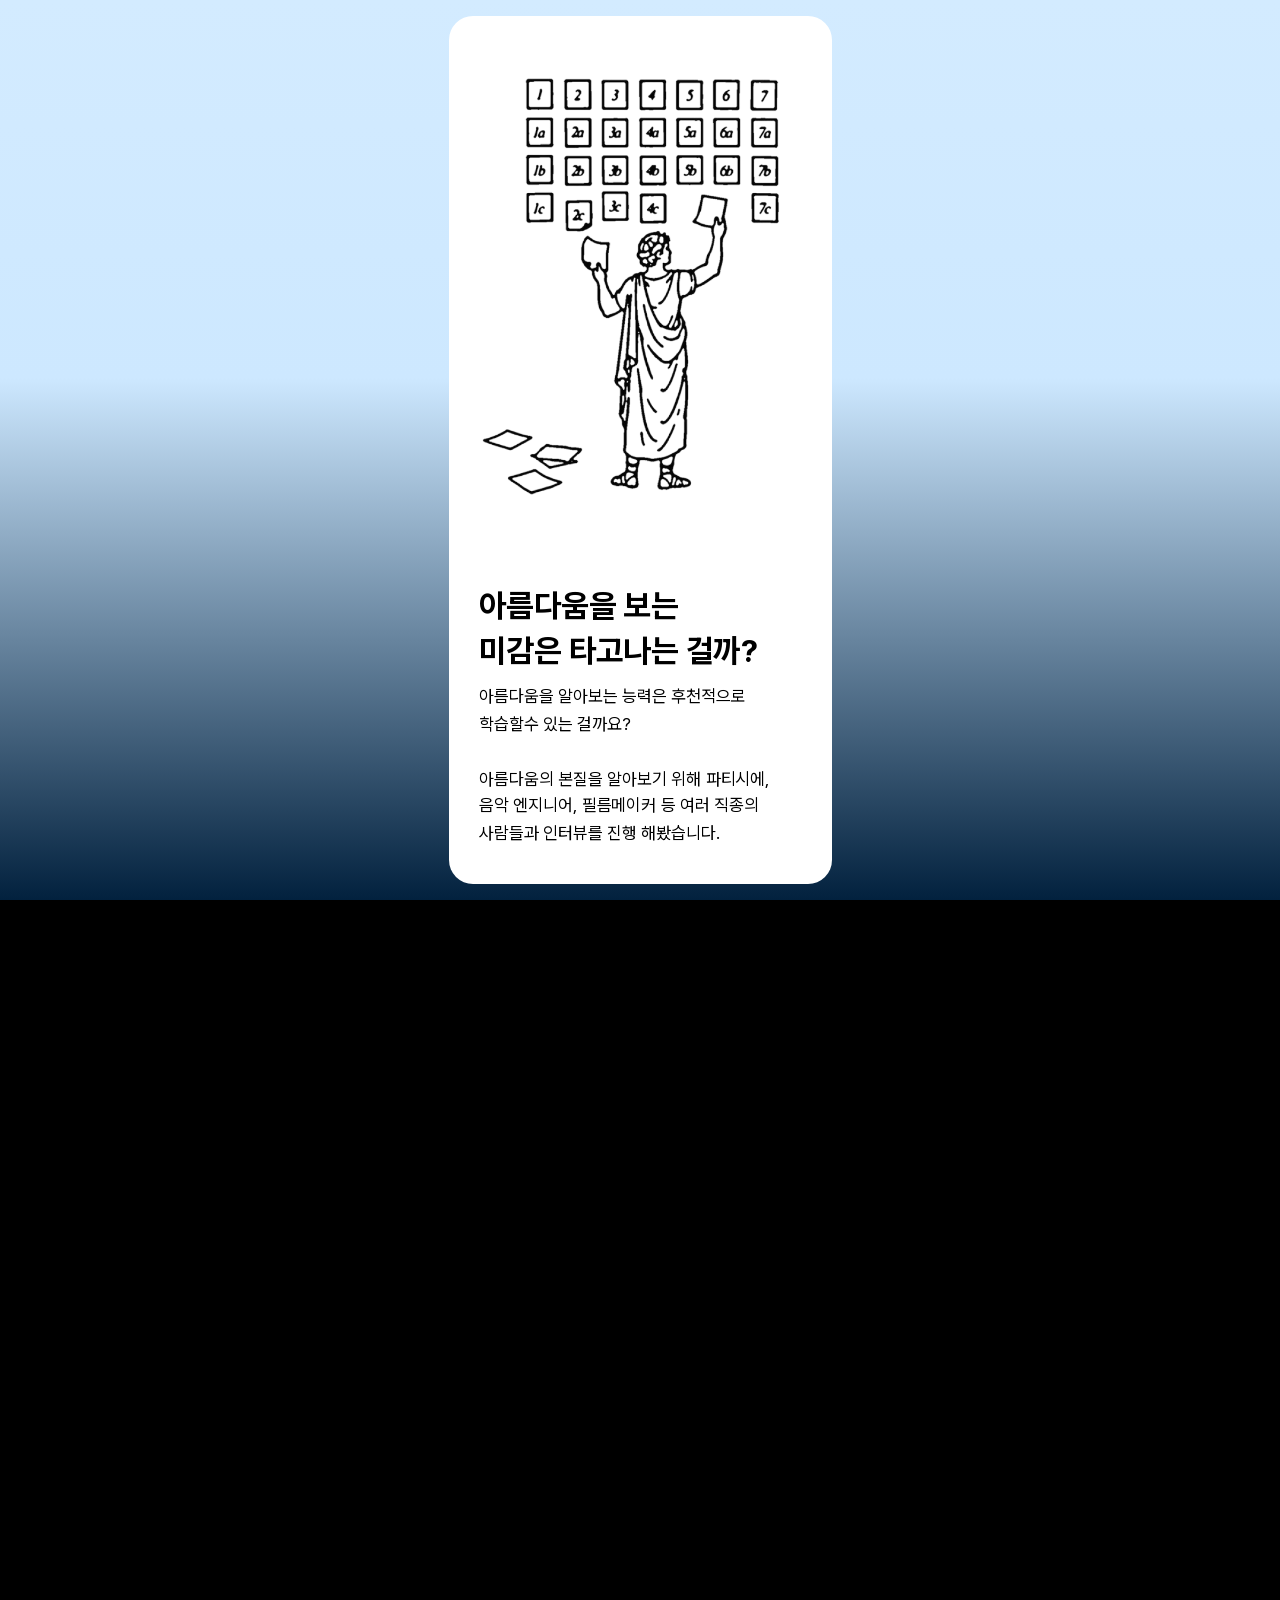
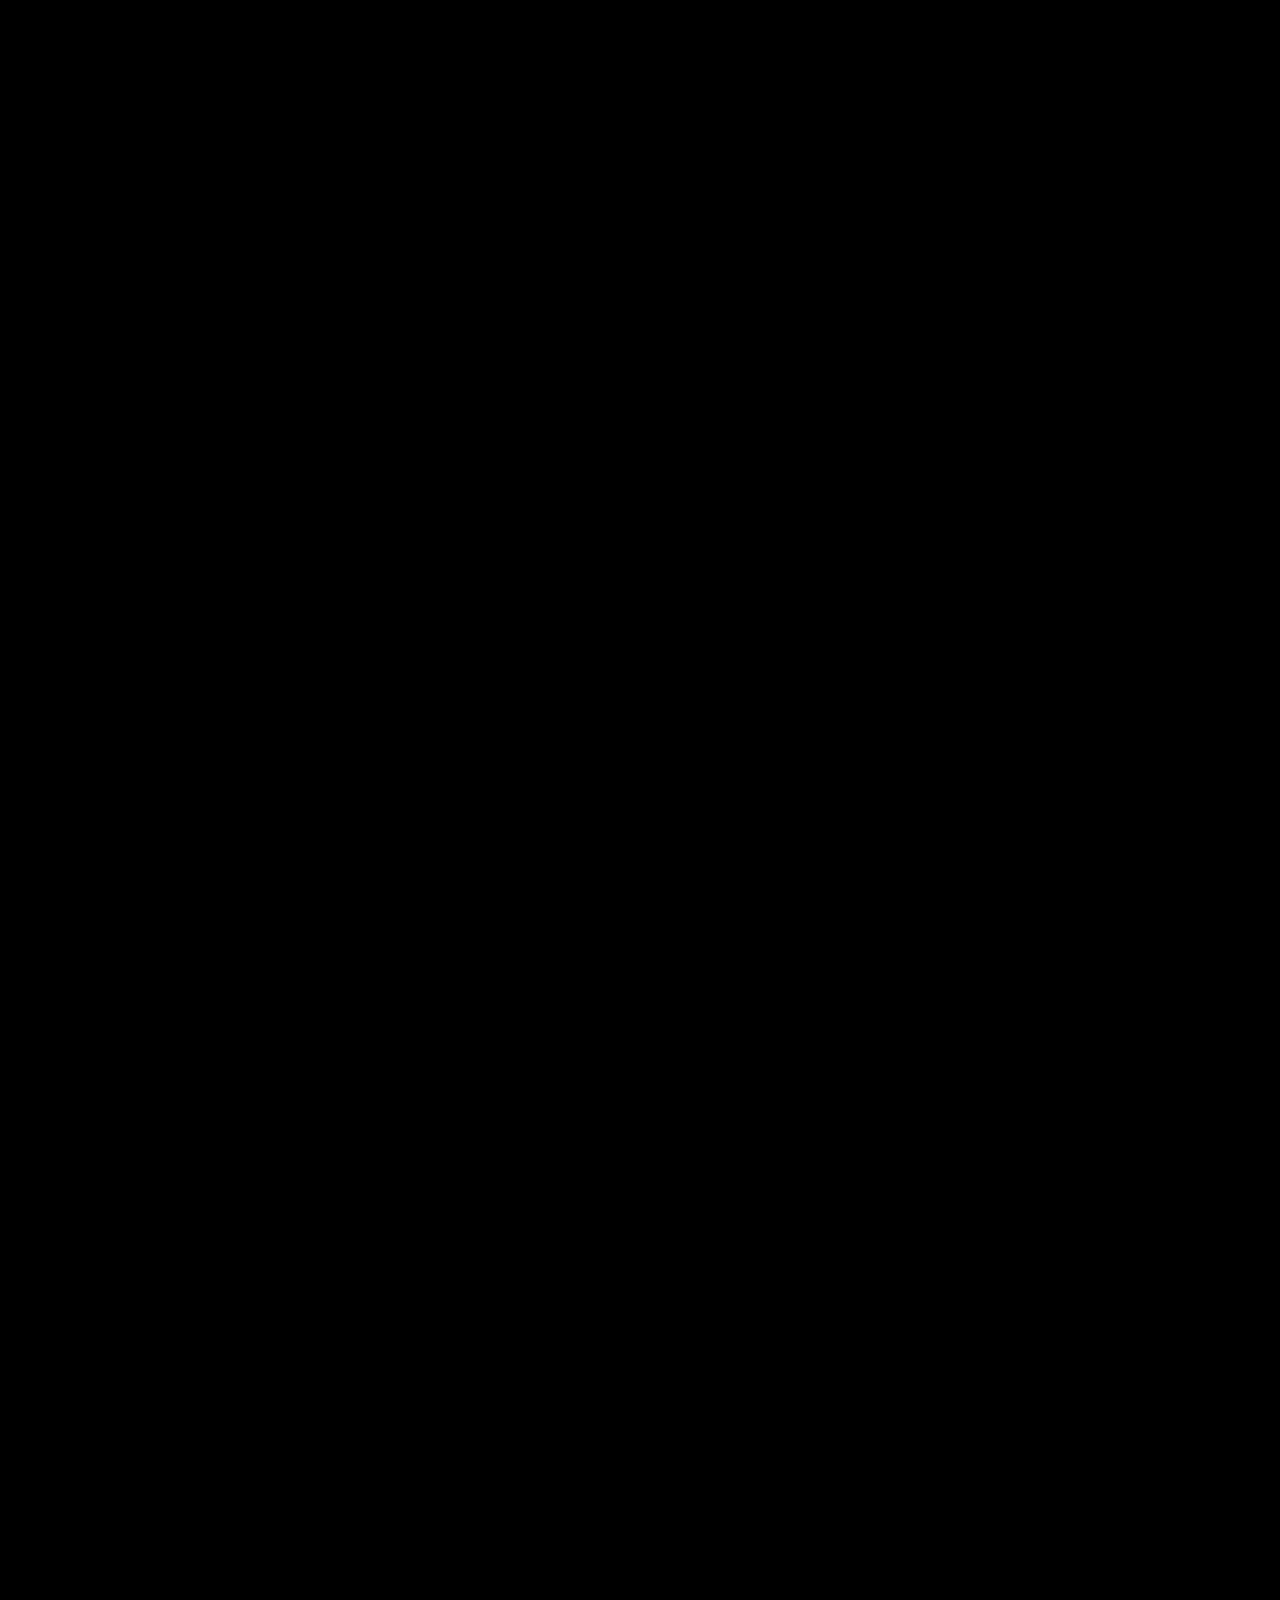
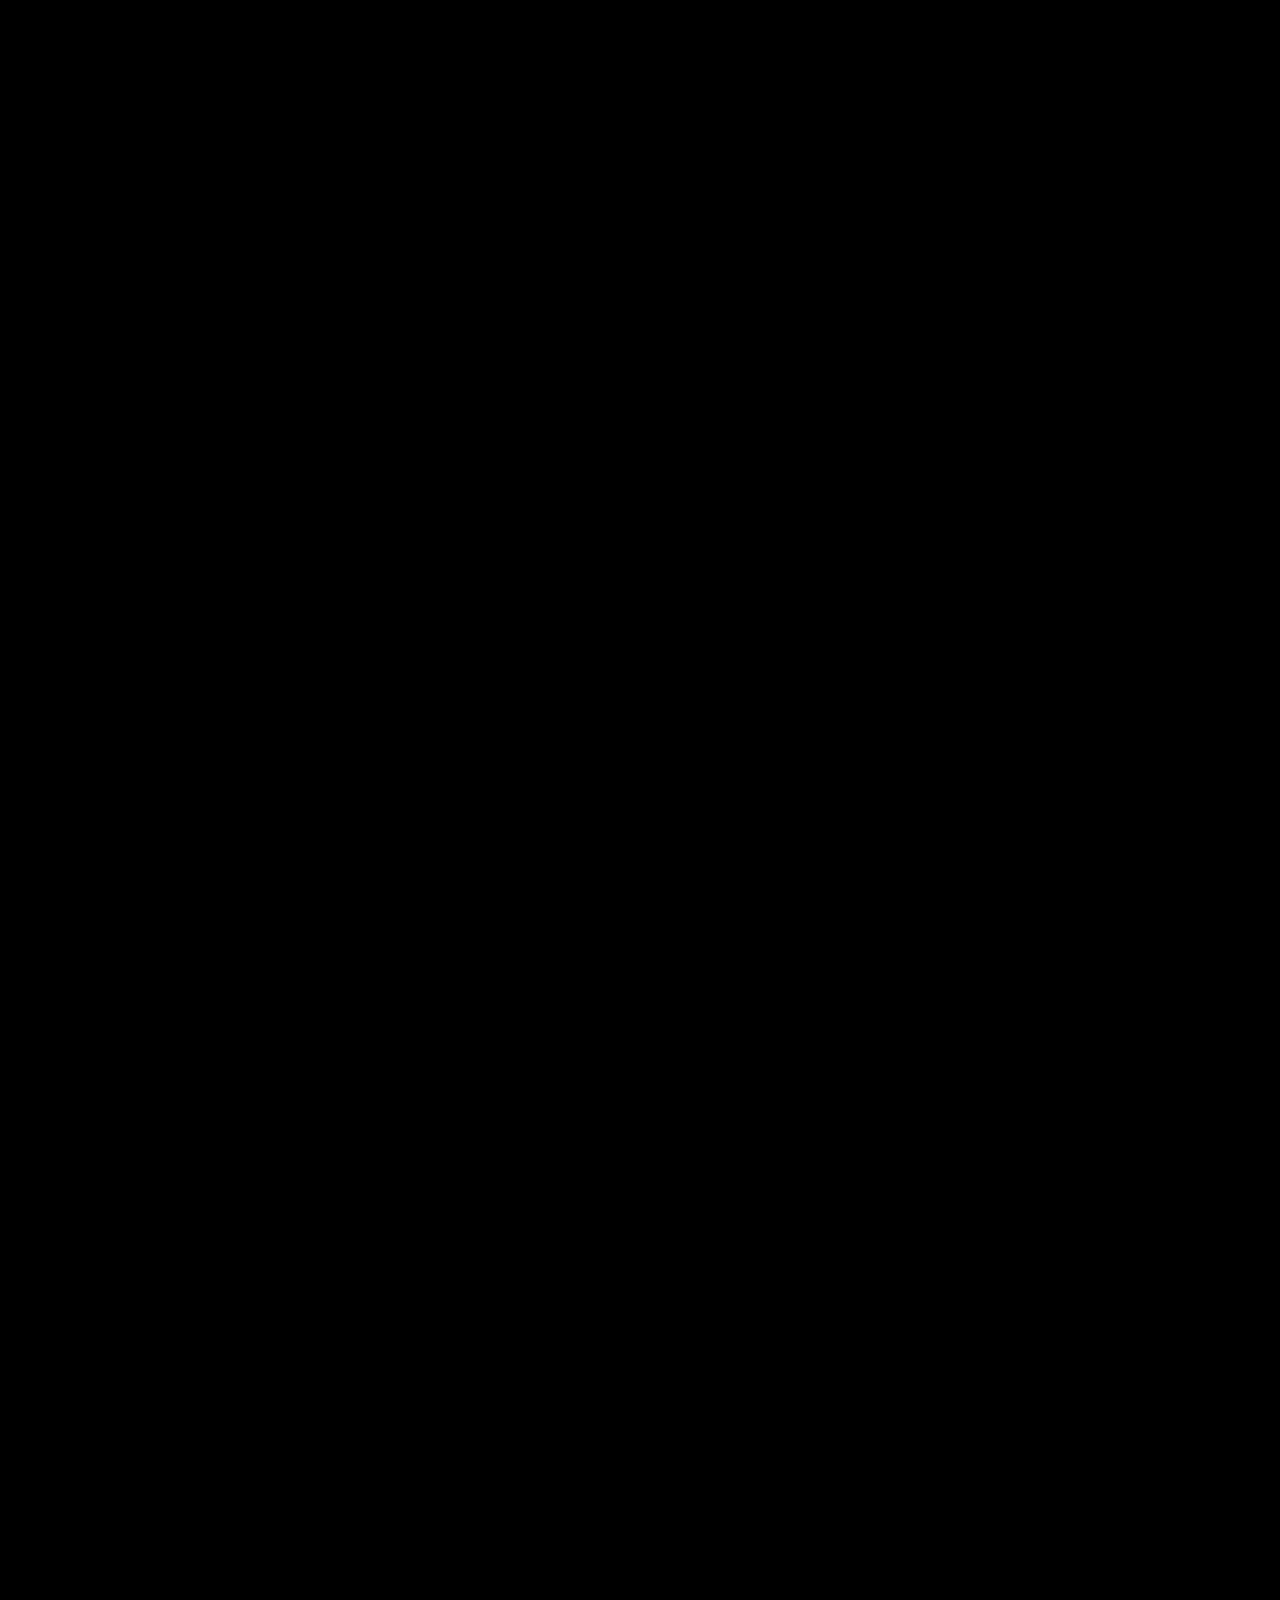
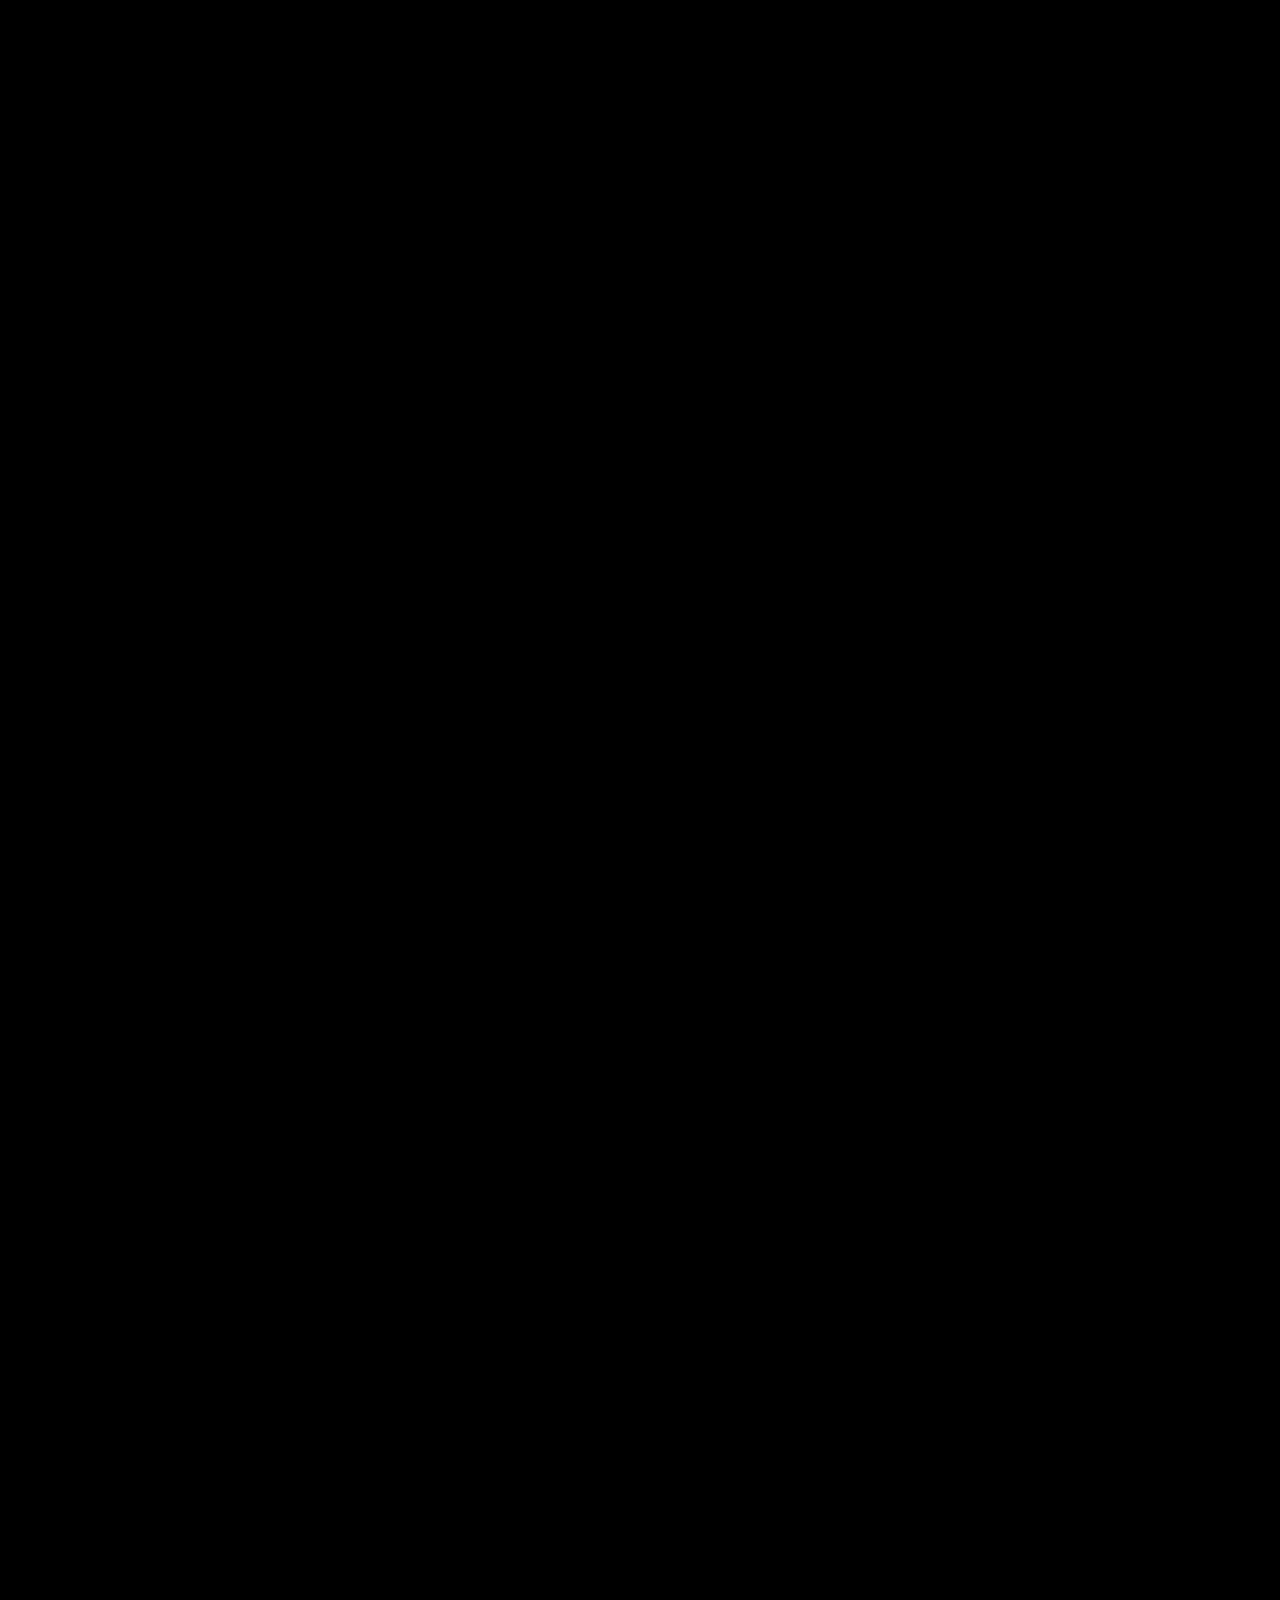
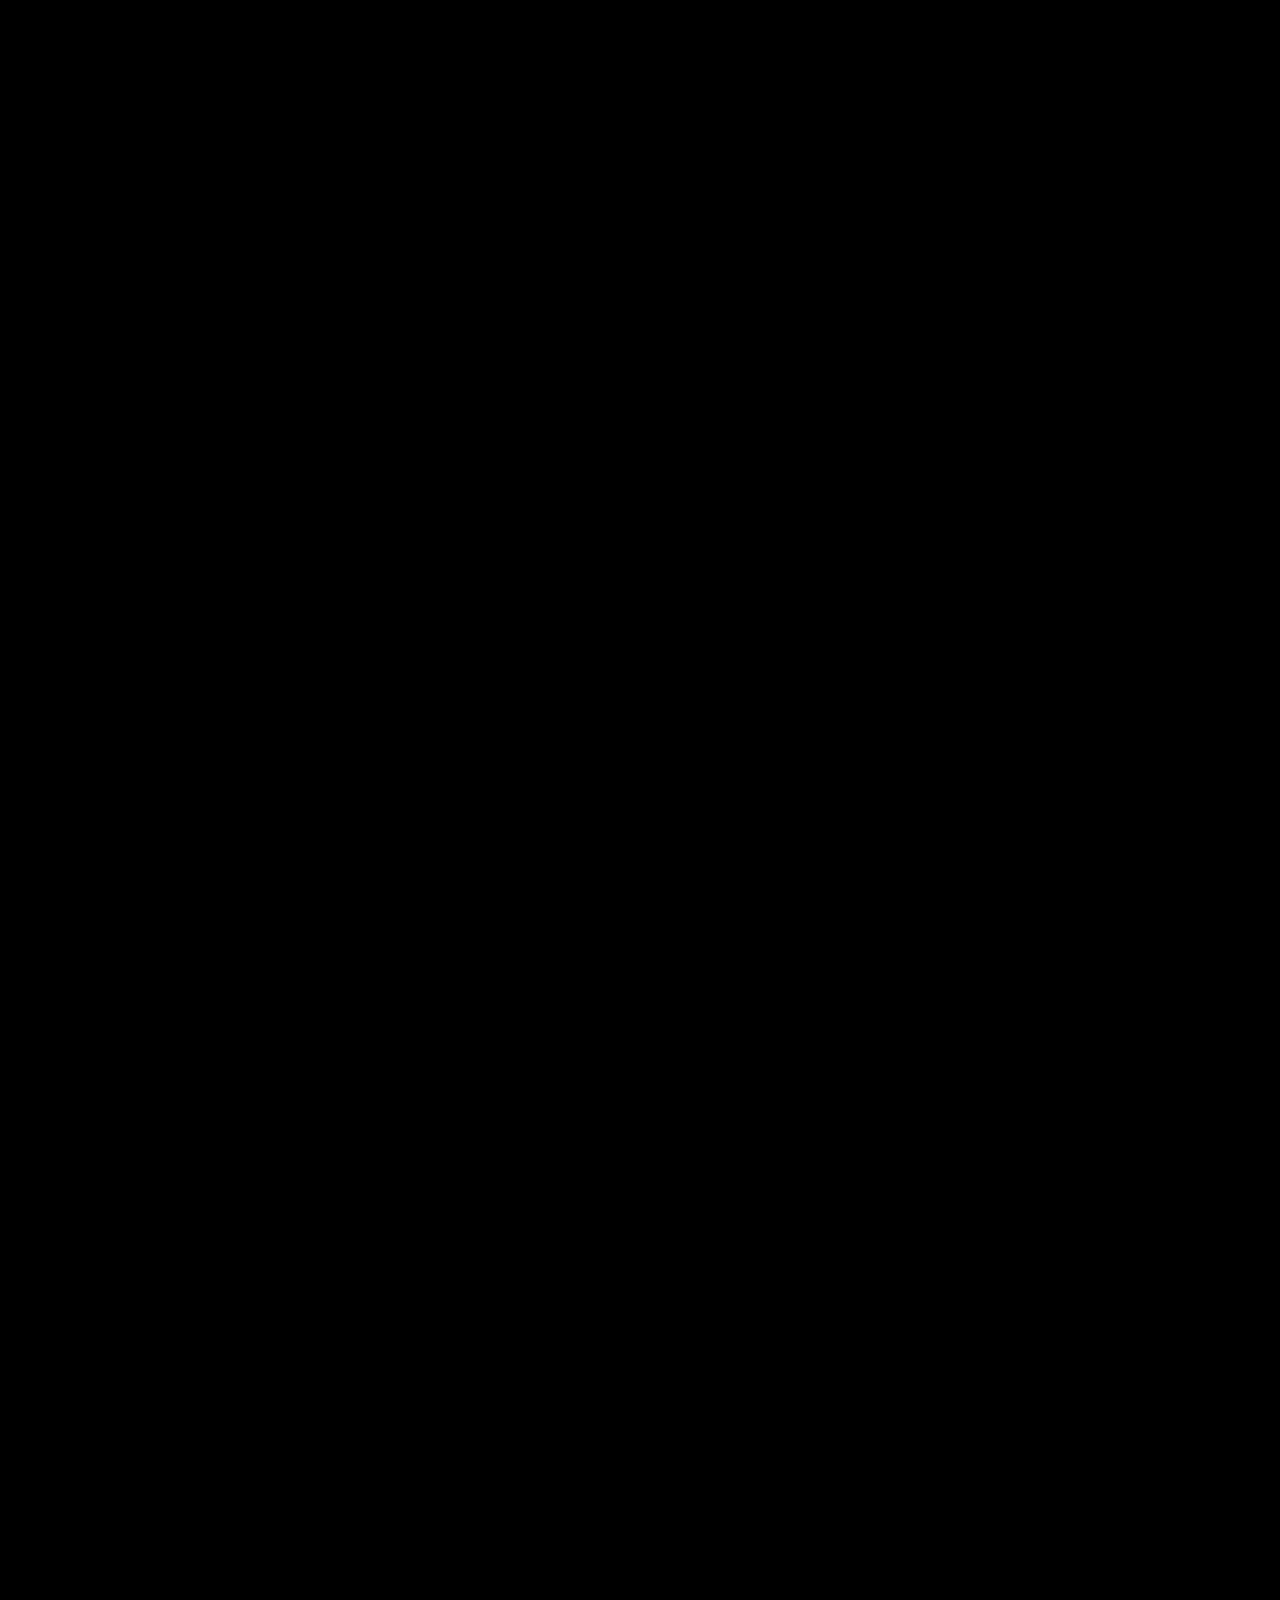
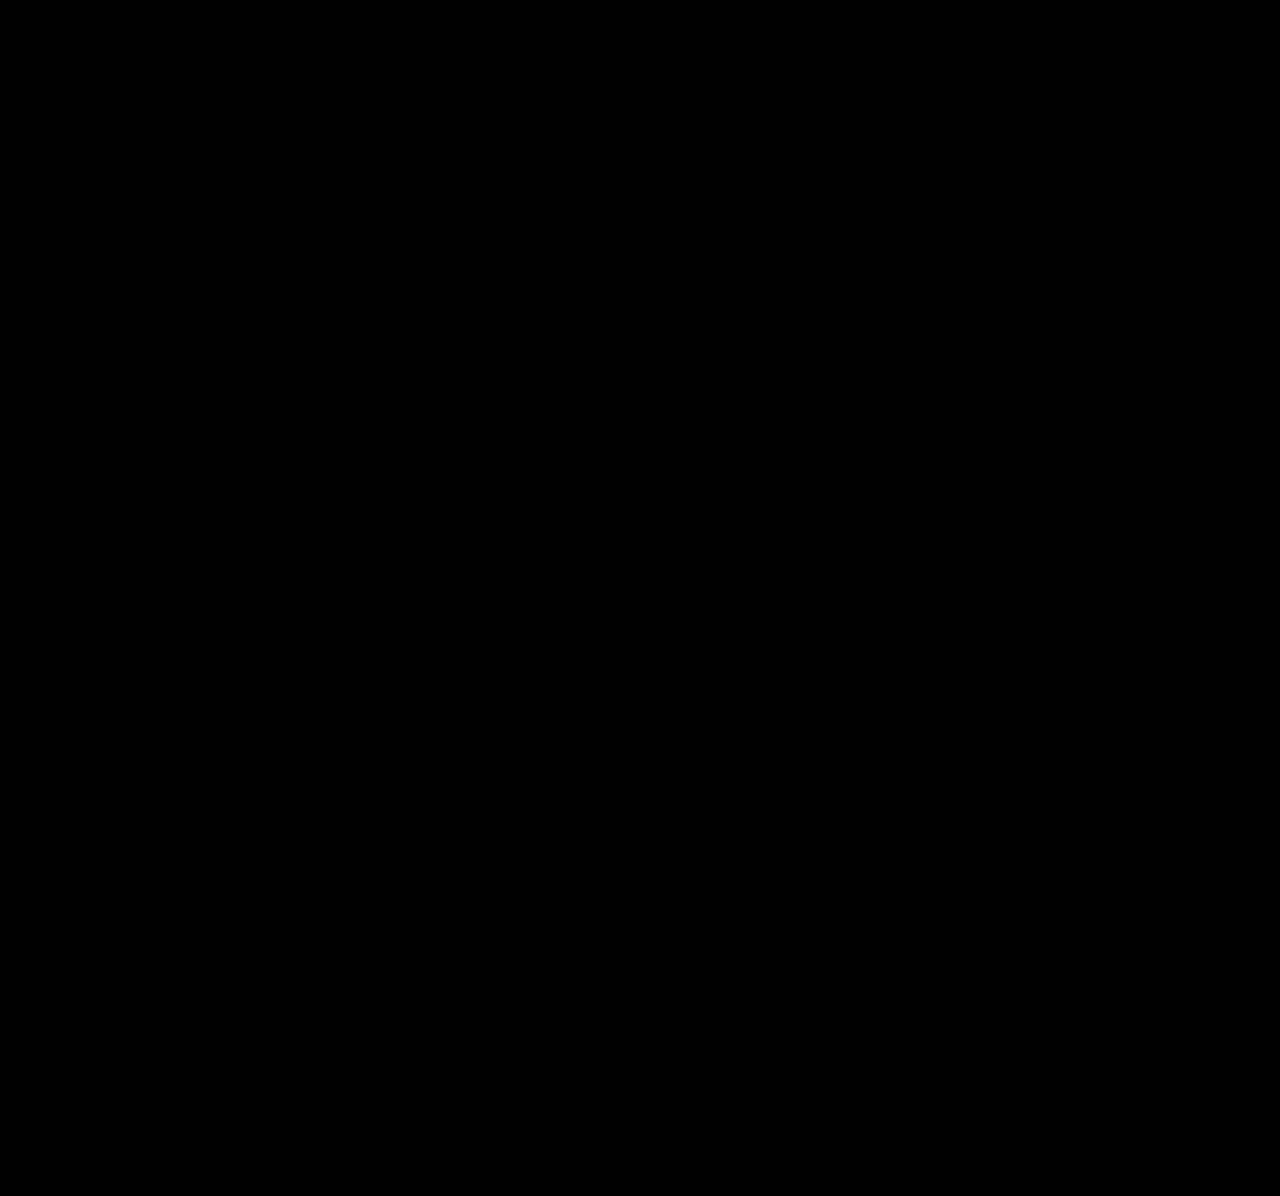
<file: week8-v2/index.html>
<!doctype html>
<html lang="ko">
<head>
<meta charset="UTF-8" />
<meta name="viewport" content="width=device-width, initial-scale=1.0, viewport-fit=cover" />
<title>아름다움의 기준 — 세 사람의 인터뷰 · 서승오</title>
<meta name="description" content="Phi Design School Aesthetic Literacy, 서승오 — 세 직군에게 물은 아름다움의 기준과 그 장소, 그리고 나의 취향." />
<link rel="stylesheet" href="./vendor/maplibre-gl.css" />
<style>
@font-face{font-family:"Pretendard";src:url("./fonts/PretendardVariable.woff2") format("woff2");font-weight:100 900;font-display:swap}
:root{
  --ink:#0d0d0d; --blue:#4b77fc; --gray:#bebebe; --line:#eee;
  --font:-apple-system,BlinkMacSystemFont,"SF Pro Text","Apple SD Gothic Neo","Pretendard","Malgun Gothic",system-ui,sans-serif;
  --col:min(100vw,480px);
}
*{box-sizing:border-box}
html,body{margin:0;background:#000;color:var(--ink);font-family:var(--font);-webkit-font-smoothing:antialiased;word-break:keep-all}
body{overscroll-behavior:none}

/* ---------- 고정 무대: 스크롤 동안 화면에 붙어 있는 층들 ---------- */
#stage{position:fixed;inset:0;overflow:hidden;background:#fff}
.layer{position:absolute;inset:0;pointer-events:none}
#bgIntro{background:linear-gradient(#d3ebff 0%,#cde8ff 42%,#02213e 100%)}
#bgNight{background:linear-gradient(#000b16,#385d84);opacity:0}
#stars{opacity:0}
#map{position:absolute;inset:0;opacity:0}
#map .maplibregl-ctrl-attrib{background:#ffffffb3;color:#8d8d8d;font-size:9px}
#map .maplibregl-ctrl-attrib a{color:#8d8d8d}
#map .maplibregl-ctrl{transition:opacity .4s}
#stage.nomap #map .maplibregl-ctrl{opacity:0;pointer-events:none}
#mapFade{height:46%;background:linear-gradient(#fff,#fff 62%,#fff0);opacity:0}

/* 하늘(공통점) — 밤 → 노을, 아래로 내려가며 바뀐다 */
#sky{opacity:0;overflow:hidden}
#skyStrip{position:absolute;left:0;right:0;top:0;height:300%;
  background:linear-gradient(#071a33 0%,#0f2c52 18%,#2b4c78 36%,#56709a 50%,#9a8ea6 62%,#e0a07e 76%,#f4a35a 88%,#f8b36a 100%)}
#skyClouds{position:absolute;inset:auto -10% 0 -10%;height:55%;opacity:0;
  background:radial-gradient(60% 40% at 30% 70%,#f6b98a99,#0000 70%),radial-gradient(50% 30% at 75% 55%,#f3a26a88,#0000 70%),radial-gradient(70% 25% at 50% 92%,#ffd29a99,#0000 70%);filter:blur(10px)}

/* 인트로 카드 → 원 → 지구본 */
#card{position:absolute;background:#fff;border-radius:24px;overflow:hidden;will-change:left,top,width,height,border-radius}
#cardInner{position:absolute;left:0;top:0;width:358px;height:812px;padding:32px 28px;display:flex;flex-direction:column;gap:10px;transform-origin:0 0}
#cardInner img{width:302px;height:446px;object-fit:contain;display:block}
.intro-copy{margin-top:42px;display:flex;flex-direction:column;gap:10px}
.intro-copy h1{margin:0;font-size:30px;line-height:1.4;font-weight:700;color:#000;letter-spacing:-.01em}
.intro-copy p{margin:0;font-size:16px;line-height:1.6;color:#000;white-space:pre-line}

/* 화면 위 글 */
.col{position:absolute;left:50%;transform:translateX(-50%);width:var(--col);padding:0 24px}
#qGlobe{top:max(40px,env(safe-area-inset-top));margin:0;text-align:center;color:#fff;font-size:30px;line-height:1.4;font-weight:700;opacity:0}
#hint{bottom:max(28px,env(safe-area-inset-bottom));margin:0;text-align:center;color:#fff;font-size:14px;line-height:20px;font-weight:500;opacity:0}

#copy{top:max(40px,env(safe-area-inset-top))}
#copy .role{font-size:15px;line-height:22px;font-weight:700;color:var(--ink)}
#copy .key{margin:0;padding:12px 0 10px;font-size:30px;line-height:1.4;font-weight:700;color:#000;letter-spacing:-.01em}
#copy .answer{margin-top:12px}
#copy .answer p{margin:0;font-size:16px;line-height:1.6;color:#000}
#copy>*{opacity:0;transform:translateY(14px)}
#copy.in>*{animation:rise .7s cubic-bezier(.2,.7,.2,1) forwards}
#copy.in>:nth-child(2){animation-delay:.08s}
#copy.in>:nth-child(3){animation-delay:.18s}

/* 장소 카드 + 핀 */
#place{position:absolute;left:50%;transform:translateX(-50%);display:flex;flex-direction:column;align-items:center;gap:12px}
#place .card{display:flex;flex-direction:column;align-items:center;gap:16px;padding:16px 16px 12px;background:#fff;border:1px solid var(--line);border-radius:28px;box-shadow:0 4px 14px #00000014;opacity:0;transform:translateY(18px) scale(.94);transform-origin:50% 100%}
#place .photo{width:var(--photo,240px);height:var(--photo,240px);border-radius:21px;overflow:hidden;background:#eee}
#place .photo img{width:100%;height:100%;object-fit:cover;display:block}
#place .label{display:flex;flex-direction:column;align-items:center;gap:4px;text-align:center}
#place b{font-size:18px;line-height:20px;font-weight:700;color:var(--ink)}
#place small{font-size:12px;line-height:1.6;color:#000}
.marker{position:relative;width:18px;height:18px;opacity:0}
.marker i{position:absolute;inset:0;border-radius:50%;border:1.5px solid var(--blue)}
.marker b{position:absolute;inset:4px;border-radius:50%;background:var(--blue);box-shadow:0 0 0 3px #fff,0 2px 8px #00000040}
#place.on .marker{opacity:1;animation:drop .5s cubic-bezier(.3,1.6,.5,1)}
#place.on .marker i{animation:pulse 1.8s ease-out .3s infinite}
#place.on .card{animation:pop .6s cubic-bezier(.2,.8,.2,1.15) .25s forwards}

/* 진행 점 */
#dots{position:absolute;right:11px;top:50%;transform:translateY(-50%);display:flex;flex-direction:column;gap:6px;opacity:0;transition:opacity .4s}
#dots span{width:6px;height:6px;border-radius:3px;background:var(--gray);transition:height .4s,background .4s}
#dots span.on{height:16px;background:var(--blue)}
#stage.dark #dots span.on{background:#fff}

/* 공통점 — 가운데에 뜨는 글 */
#common{top:50%;transform:translate(-50%,-50%);text-align:center;color:#fff}
#common h2{margin:0 0 16px;font-size:30px;line-height:1.4;font-weight:700}
#common p{margin:0;font-size:17px;line-height:1.75}
.w{display:inline-block;opacity:0;filter:blur(10px);transform:translateY(8px);white-space:pre}

/* ---------- 스크롤 트랙 (높이만 담당) ---------- */
#track{position:relative;height:var(--trackH,820vh);pointer-events:none}

/* ---------- 취향과 아름다움 — 검정으로 덮으며 올라온다 ---------- */
#taste{position:relative;z-index:2;background:#000;color:#fff;padding:80px 24px 72px;display:flex;flex-direction:column;align-items:center}
#taste .inner{width:min(100%,432px);display:flex;flex-direction:column;gap:32px}
#taste h2{margin:0;font-size:30px;line-height:1.4;font-weight:700}
#taste .collage{width:100%;aspect-ratio:342/343;border-radius:16px;overflow:hidden;background:#111}
#taste .collage img{width:100%;height:100%;object-fit:cover;display:block}
#taste h3{margin:0 0 8px;font-size:24px;line-height:1.5;font-weight:700;letter-spacing:-.046em}
#taste p{margin:0;font-size:16px;line-height:1.6}
#taste .more{align-self:center;margin-top:20px;display:inline-flex;align-items:center;justify-content:center;height:52px;padding:0 24px;border-radius:47px;background:#fff;color:#000;border:1px solid #0000000f;font-size:16px;font-weight:700;letter-spacing:-.07em;text-decoration:none}
#taste .reveal{opacity:0;transform:translateY(24px)}

@keyframes rise{to{opacity:1;transform:none}}
@keyframes pop{to{opacity:1;transform:none}}
@keyframes drop{0%{transform:translateY(-24px);opacity:0}100%{transform:none;opacity:1}}
@keyframes pulse{0%{transform:scale(1);opacity:1}100%{transform:scale(3.2);opacity:0}}
@media (prefers-reduced-motion:reduce){
  #copy.in>*,#place.on .card,#place.on .marker{animation-duration:.01s!important}
  #place.on .marker i{animation:none}
}
</style>
</head>
<body>

<div id="stage">
  <div class="layer" id="bgIntro"></div>
  <div class="layer" id="bgNight"></div>
  <canvas class="layer" id="stars"></canvas>
  <div id="map"></div>
  <div class="layer" id="mapFade"></div>
  <div class="layer" id="sky"><div id="skyStrip"></div><div id="skyClouds"></div></div>

  <div id="card"><div id="cardInner">
    <img src="./img/intro-statue.png" alt="종이 카드를 벽에 붙이는 여신상 일러스트" />
    <div class="intro-copy">
      <h1>아름다움을 보는<br>미감은 타고나는 걸까?</h1>
      <p>아름다움을 알아보는 능력은 후천적으로 학습할수 있는 걸까요?

아름다움의 본질을 알아보기 위해 파티시에, 음악 엔지니어, 필름메이커 등 여러 직종의 사람들과 인터뷰를 진행 해봤습니다.</p>
    </div>
  </div></div>

  <h2 class="col" id="qGlobe">‘아름다움'의 기준이 무엇인가요? 아름다운 장소도 말씀해 주세요.</h2>
  <p class="col" id="hint">스크롤해서 넘기기</p>

  <section class="col" id="copy" aria-live="polite"></section>
  <div id="place" aria-hidden="true">
    <div class="card"><div class="photo"><img alt="" /></div><div class="label"><b></b><small></small></div></div>
    <div class="marker"><i></i><b></b></div>
  </div>

  <div class="col" id="common">
    <h2></h2>
    <p></p>
  </div>

  <nav id="dots" aria-label="진행"></nav>
</div>

<div id="track"></div>

<section id="taste">
  <div class="inner">
    <h2 class="reveal">취향과 아름다움.</h2>
    <div class="collage reveal"><img src="./img/taste-collage.jpg" alt="좋아하는 이미지들을 모은 콜라주" loading="lazy" /></div>
    <div class="reveal">
      <h3>취향</h3>
      <p>전체적인 형태와 구성은 정돈되어 있지만 그 안의 한 가지 요소가 예상과 다르게 어긋나 있어, 한 번에 설명되지 않고 만든 사람의 의도와 생각을 따라가게 만드는 것에 끌린다.</p>
    </div>
    <a class="more reveal" href="#" id="moreBtn">취향 더보기</a>
  </div>
</section>

<script src="./vendor/maplibre-gl.js"></script>
<script src="./vendor/gsap.min.js"></script>
<script src="./vendor/ScrollTrigger.min.js"></script>
<script>
(function(){
"use strict";
gsap.registerPlugin(ScrollTrigger);

/* ================= 데이터 ================= */
var PEOPLE = [
  { role:"파티시에 (Pâtissier)", key:"제가 생각하는 아름다움은<br>'욕망의 동의어'",
    answer:["아름다움은 근본적으로 각자의 관점에서 느끼는 매력이라고 생각하거든요. 사람마다 다를 수 있지만, 그 본질은 결국 '내 관점에서 매력적이다 즉 ‘갖고싶다'라는 거죠."],
    place:"밍글스 Mingles (과거 직장)", region:"서울 강남구 청담동", img:"./img/place-mingles.jpg",
    lnglat:[127.0446,37.5246], zoom:15.4 },
  { role:"필름메이커", key:"계속 바라보게 되고,<br>시선이 이끌리는 것.",
    answer:["마음이 두근거리고 호기심이 생기는 것. 다양한 형태의 자연.","아름답지 않은 것은 불쾌하고 역겨운 감정과 함께 시선을 피하게 되는 것이고, 불안을 야기하는 것들요."],
    place:"National taichung", region:"대만 타이중국립극장", img:"./img/place-taichung.jpg",
    lnglat:[120.6402,24.163], zoom:15.6 },
  { role:"음악 엔지니어", key:"규칙과 무규칙<br>사이의 줄타기",
    answer:["내가 생각하는 아름다움에는 또렷한 규칙이나 기준이 없습니다. 완벽하지 않기에 더욱 아름답고, 예상할 수 없기에 더욱 감탄하게 되기 때문에요.","다만 내게 아름다움은 완전한 카오스 상태를 의미하지는 않습니다. 규칙과 무규칙 사이의 줄타기가 규칙을 더욱 특별하게, 무규칙을 더욱 특별하게 만들죠."],
    place:"감천 문화마을", region:"부산 사하구", img:"./img/place-gamcheon.jpg",
    lnglat:[129.0106,35.0975], zoom:15.6 }
];
var COMMON_TITLE = "아름다움의 공통점";
var COMMON_TEXT = "세 사람이 말한 아름다움에는 정해진 정답이 없었다. 갖고 싶어지는 마음, 자꾸 눈길이 머무는 끌림, 규칙과 무규칙 사이에서 터지는 감탄. 표현은 달랐지만 모두 '나를 붙잡아 두는 힘'을 이야기했다. 아름다움은 대상에 고정된 기준이 아니라, 보는 사람의 관점 안에서 오래 머물고 싶어지는 순간에 생긴다.";

/* 스크롤 구간 (단위: vh). 단계 = -1 인트로, 0 지구본, 1~3 인터뷰, 4 공통점 */
var SEG = { introHold:30, morph:110, globe:110, person:110, commonIn:50, common:190 };
var T = {};
T.morph0 = SEG.introHold; T.morph1 = T.morph0 + SEG.morph;
T.globe1 = T.morph1 + SEG.globe;
T.people = PEOPLE.map(function(_,i){ return T.globe1 + SEG.person*i; });
T.common0 = T.globe1 + SEG.person*PEOPLE.length;
T.common1 = T.common0 + SEG.commonIn + SEG.common;
document.documentElement.style.setProperty("--trackH", (T.common1 + 100) + "vh");

/* ================= 요소 ================= */
var $ = function(s){ return document.querySelector(s); };
var stage=$("#stage"), card=$("#card"), cardInner=$("#cardInner"), copy=$("#copy"), place=$("#place"),
    dotsNav=$("#dots"), common=$("#common");

for (var d=0; d<PEOPLE.length+2; d++) dotsNav.appendChild(document.createElement("span"));

common.querySelector("h2").innerHTML = splitWords(COMMON_TITLE);
common.querySelector("p").innerHTML = splitWords(COMMON_TEXT);
function splitWords(s){ return s.split(/(\s+)/).map(function(w){ return /^\s+$/.test(w) ? w : '<span class="w">'+w+'</span>'; }).join(""); }

/* ================= 화면 크기에 따른 기하 ================= */
var G = {};
function measure(){
  var W = innerWidth, H = innerHeight, col = Math.min(W, 480);
  G.W=W; G.H=H;
  G.globeD = Math.min(col - 48, 342, H*0.46);
  G.globeY = H*0.5;
  G.globeZoom = Math.log2(G.globeD*Math.PI/512);
  G.pinY = Math.round(H*0.857);
  /* 카드: 화면 가장자리 16px 안쪽, 디자인 비율(358x812) 유지 */
  var cw = Math.min(col-32, 358*(H-32)/812), ch = cw*812/358;
  G.card = { left:(W-cw)/2, top:(H-ch)/2, width:cw, height:ch, r:24 };
  G.circle = { left:W/2-G.globeD/2, top:G.globeY-G.globeD/2, width:G.globeD, height:G.globeD, r:G.globeD/2 };
  gsap.set(cardInner, { scale: cw/358 });
  var photo = Math.max(150, Math.min(240, G.pinY - 12 - 18 - 16 - 12 - 47 - 1 - 32 - 300));
  place.style.setProperty("--photo", photo+"px");
}
measure();

/* ================= 별 ================= */
var starsCv=$("#stars"), sctx=starsCv.getContext("2d"), STARS=[];
function initStars(){
  var dpr=Math.min(devicePixelRatio||1,2);
  starsCv.width=G.W*dpr; starsCv.height=G.H*dpr; sctx.setTransform(dpr,0,0,dpr,0,0);
  STARS=[]; var n=Math.round(G.W*G.H/2600);
  for (var i=0;i<n;i++) STARS.push({x:Math.random()*G.W, y:Math.random()*G.H, r:Math.random()*1.1+.25, a:Math.random()*.6+.25, tw:Math.random()*6.28, z:Math.random()*.7+.3});
}
initStars();
var starsOn=false, lastT=0;
function drawStars(t){
  var dt = Math.min(50, t-lastT); lastT=t;
  sctx.clearRect(0,0,G.W,G.H);
  for (var i=0;i<STARS.length;i++){ var s=STARS[i];
    s.x += dt*0.006*s.z;               /* 별: 좌 → 우 */
    if (s.x > G.W+2) s.x = -2;
    var a = s.a*(0.75+0.25*Math.sin(t/900+s.tw));
    sctx.globalAlpha=a; sctx.fillStyle="#fff"; sctx.beginPath(); sctx.arc(s.x,s.y,s.r,0,6.283); sctx.fill(); }
  sctx.globalAlpha=1;
}

/* ================= 지도 ================= */
var NAME=["coalesce",["get","name:ko"],["get","name"]];
var STYLE={version:8,projection:{type:"globe"},
  sky:{"sky-color":"#ffffff","horizon-color":"#e6e6e9","fog-color":"#ffffff","atmosphere-blend":["interpolate",["linear"],["zoom"],0,.35,5,.35,7,0]},
  glyphs:"https://tiles.openfreemap.org/fonts/{fontstack}/{range}.pbf",
  sources:{omt:{type:"vector",url:"https://tiles.openfreemap.org/planet"}},
  layers:[
    {id:"land",type:"background",paint:{"background-color":"#f3f3f5"}},
    {id:"landcover",type:"fill",source:"omt","source-layer":"landcover",paint:{"fill-color":"#ebebee","fill-opacity":.6}},
    {id:"water",type:"fill",source:"omt","source-layer":"water",paint:{"fill-color":"#d9d9de"}},
    {id:"coast",type:"line",source:"omt","source-layer":"water",maxzoom:9,paint:{"line-color":"#8d8d8d","line-opacity":.5,"line-width":["interpolate",["linear"],["zoom"],0,.3,6,.8]}},
    {id:"roads",type:"line",source:"omt","source-layer":"transportation",minzoom:8,paint:{"line-color":"#ffffff","line-width":["interpolate",["exponential",1.6],["zoom"],8,.4,16,5]}},
    {id:"buildings",type:"fill",source:"omt","source-layer":"building",minzoom:13,paint:{"fill-color":"#e2e2e6","fill-outline-color":"#d2d2d7"}},
    {id:"boundary",type:"line",source:"omt","source-layer":"boundary",filter:["all",["<=",["get","admin_level"],2],["!=",["get","maritime"],1]],paint:{"line-color":"#717171","line-opacity":.4,"line-width":.6,"line-dasharray":[2,2]}},
    {id:"country-label",type:"symbol",source:"omt","source-layer":"place",filter:["==",["get","class"],"country"],minzoom:2,maxzoom:7,layout:{"text-field":NAME,"text-font":["Noto Sans Regular"],"text-size":11},paint:{"text-color":"#8d8d8d","text-halo-color":"#f3f3f5","text-halo-width":1}},
    {id:"city-label",type:"symbol",source:"omt","source-layer":"place",filter:["in",["get","class"],["literal",["city","town","suburb","quarter"]]],minzoom:7,layout:{"text-field":NAME,"text-font":["Noto Sans Regular"],"text-size":11},paint:{"text-color":"#8d8d8d","text-halo-color":"#f3f3f5","text-halo-width":1.2}}
  ]};
var GLOBE_CENTER=[124.5,24];
var map = new maplibregl.Map({ container:"map", style:STYLE, center:GLOBE_CENTER, zoom:G.globeZoom,
  interactive:false, attributionControl:{compact:true}, fadeDuration:0 });
var mapReady=false, flying=false;
map.on("load", function(){ mapReady=true; applyStep(step, true); });
function padFor(s){ return s>=1 ? { top: Math.max(0, 2*G.pinY - G.H), bottom:0, left:0, right:0 } : { top:0, bottom:0, left:0, right:0 }; }

/* 지구: 우 → 좌 (경도를 조금씩 올리면 표면이 왼쪽으로 흐른다) */
var spin=true;
function spinGlobe(dt){
  if (!mapReady || flying || step!==0 || !spin) return;
  var c=map.getCenter(); map.jumpTo({ center:[c.lng + dt*0.0022, c.lat] });
}

/* ================= 단계 전환 (인터뷰는 스크롤 위치로 "넘어가는" 방식) ================= */
var step=-2;
function stepAt(vh){
  if (vh < T.morph1 - 10) return -1;
  if (vh < T.globe1) return 0;
  for (var i=PEOPLE.length-1;i>=0;i--) if (vh >= T.people[i]) { if (i===PEOPLE.length-1 && vh >= T.common0) return 4; return i+1; }
  return 0;
}
function setDots(s){
  var spans=dotsNav.children;
  for (var i=0;i<spans.length;i++) spans[i].classList.toggle("on", i===s);
  dotsNav.style.opacity = (s>=0) ? 1 : 0;
}
var flyToken=0;
function applyStep(s, force){
  if (s===step && !force) return;
  var prev=step; step=s;
  setDots(s);
  stage.classList.toggle("dark", s<=0 || s===4);
  stage.classList.toggle("nomap", s===4);
  copy.classList.remove("in"); place.classList.remove("on");
  if (!mapReady) return;

  if (s>=1 && s<=PEOPLE.length){
    var p=PEOPLE[s-1], token=++flyToken;
    renderPerson(p);
    flying=true;
    map.flyTo({ center:p.lnglat, zoom:p.zoom, duration: prev<=0 ? 4200 : 3600, essential:true, padding:padFor(s), minZoom:G.globeZoom });
    map.once("moveend", function(){ if (token!==flyToken) return; flying=false; copy.classList.add("in"); place.classList.add("on"); });
  } else if (s===0){
    var token0=++flyToken;
    if (prev>=1){ flying=true;
      map.flyTo({ center:GLOBE_CENTER, zoom:G.globeZoom, duration:3200, essential:true, padding:padFor(0) });
      map.once("moveend", function(){ if (token0===flyToken) flying=false; });
    } else { flyToken++; flying=false; map.jumpTo({ center:map.getCenter(), zoom:G.globeZoom, padding:padFor(0) }); }
  } else { flyToken++; flying=false; }
}
function renderPerson(p){
  copy.innerHTML = '<div class="role"></div><h2 class="key">'+p.key+'</h2><div class="answer"></div>';
  copy.querySelector(".role").textContent=p.role;
  var a=copy.querySelector(".answer"); p.answer.forEach(function(t){ var el=document.createElement("p"); el.textContent=t; a.appendChild(el); });
  place.querySelector("img").src=p.img; place.querySelector("img").alt=p.place;
  place.querySelector("b").textContent=p.place; place.querySelector("small").textContent=p.region;
  positionPlace();
}
function positionPlace(){ place.style.top = (G.pinY + 9 - place.offsetHeight) + "px"; }

/* ================= 스크롤에 붙는 연속 모션 ================= */
var VH = function(v){ return v; };              /* 타임라인 시간 = vh */
var tl = gsap.timeline({ paused:true, defaults:{ ease:"none" } });

/* ① 인트로 카드 → 원 → 지구본 */
tl.fromTo(card, { left:function(){return G.card.left;}, top:function(){return G.card.top;}, width:function(){return G.card.width;}, height:function(){return G.card.height;}, borderRadius:function(){return G.card.r;} },
  { left:function(){return G.circle.left;}, top:function(){return G.circle.top;}, width:function(){return G.circle.width;}, height:function(){return G.circle.height;},
    borderRadius:function(){return G.circle.r;}, ease:"power2.inOut", duration:SEG.morph*0.78 }, T.morph0);
tl.to(cardInner, { opacity:0, duration:SEG.morph*0.3 }, T.morph0);
tl.to(card, { backgroundColor:"#e4e8ee", duration:SEG.morph*0.4 }, T.morph0 + SEG.morph*0.35);
tl.to("#bgNight", { opacity:1, duration:SEG.morph*0.6 }, T.morph0 + SEG.morph*0.15);
tl.to("#stars", { opacity:1, duration:SEG.morph*0.5 }, T.morph0 + SEG.morph*0.4);
tl.to("#map", { opacity:1, duration:SEG.morph*0.22 }, T.morph0 + SEG.morph*0.74);
tl.to(card, { opacity:0, duration:SEG.morph*0.18 }, T.morph0 + SEG.morph*0.8);
tl.to(["#qGlobe","#hint"], { opacity:1, duration:SEG.morph*0.2 }, T.morph0 + SEG.morph*0.8);

/* ② 지구본 → 첫 인터뷰: 남색 걷히고 밝은 지도 */
tl.to(["#qGlobe","#hint"], { opacity:0, duration:12 }, T.globe1 - 12);
tl.to("#bgNight", { opacity:0, duration:20 }, T.globe1);
tl.to("#stars", { opacity:0, duration:14 }, T.globe1);
tl.to("#mapFade", { opacity:1, duration:20 }, T.globe1);

/* ⑤ 공통점: 밤하늘에서 노을로, 글은 가운데에서 한 단어씩 */
tl.to("#mapFade", { opacity:0, duration:20 }, T.common0);
tl.to("#sky", { opacity:1, duration:SEG.commonIn }, T.common0);
tl.to("#stars", { opacity:1, duration:SEG.commonIn*0.6 }, T.common0);
tl.fromTo("#skyStrip", { yPercent:0 }, { yPercent:-66.66, duration:SEG.commonIn + SEG.common }, T.common0);
tl.to("#stars", { opacity:0, duration:SEG.common*0.35 }, T.common0 + SEG.commonIn + SEG.common*0.2);
tl.to("#skyClouds", { opacity:1, duration:SEG.common*0.5 }, T.common0 + SEG.commonIn + SEG.common*0.3);
var words = common.querySelectorAll(".w");
tl.to(words, { opacity:1, filter:"blur(0px)", y:0, duration:14, stagger:{ amount:SEG.common*0.62 } }, T.common0 + SEG.commonIn*0.6);
tl.set({}, {}, T.common1);

function vhNow(){ return scrollY / innerHeight * 100; }
ScrollTrigger.create({
  trigger:"#track", start:"top top", end:"bottom bottom",
  onUpdate:function(){ var v=vhNow(); tl.time(Math.min(v, T.common1)); applyStep(stepAt(v)); }
});
ScrollTrigger.addEventListener("refresh", function(){ tl.invalidate(); tl.time(Math.min(vhNow(), T.common1)); });

/* 취향 섹션: 검정이 덮어 올라온 뒤 차례로 나타남 */
gsap.utils.toArray("#taste .reveal").forEach(function(el,i){
  gsap.to(el, { opacity:1, y:0, duration:.8, ease:"power3.out", delay:i*.05,
    scrollTrigger:{ trigger:el, start:"top bottom-=24", toggleActions:"play none none reverse" } });
});
$("#moreBtn").addEventListener("click", function(e){ if (this.getAttribute("href")==="#") e.preventDefault(); });

/* ================= 루프 ================= */
function loop(t){
  var dt = Math.min(50, t-(loop.t||t)); loop.t=t;
  var nightVisible = parseFloat(getComputedStyle(starsCv).opacity) > 0.01;
  if (nightVisible) drawStars(t); else lastT=t;
  spinGlobe(dt);
  requestAnimationFrame(loop);
}
requestAnimationFrame(loop);

addEventListener("resize", function(){
  measure(); initStars(); positionPlace();
  if (mapReady && step===0 && !flying) map.jumpTo({ zoom:G.globeZoom, padding:padFor(0) });
  ScrollTrigger.refresh();
});

tl.time(Math.min(vhNow(), T.common1)); applyStep(stepAt(vhNow()));
})();
</script>
</body>
</html>
</file>
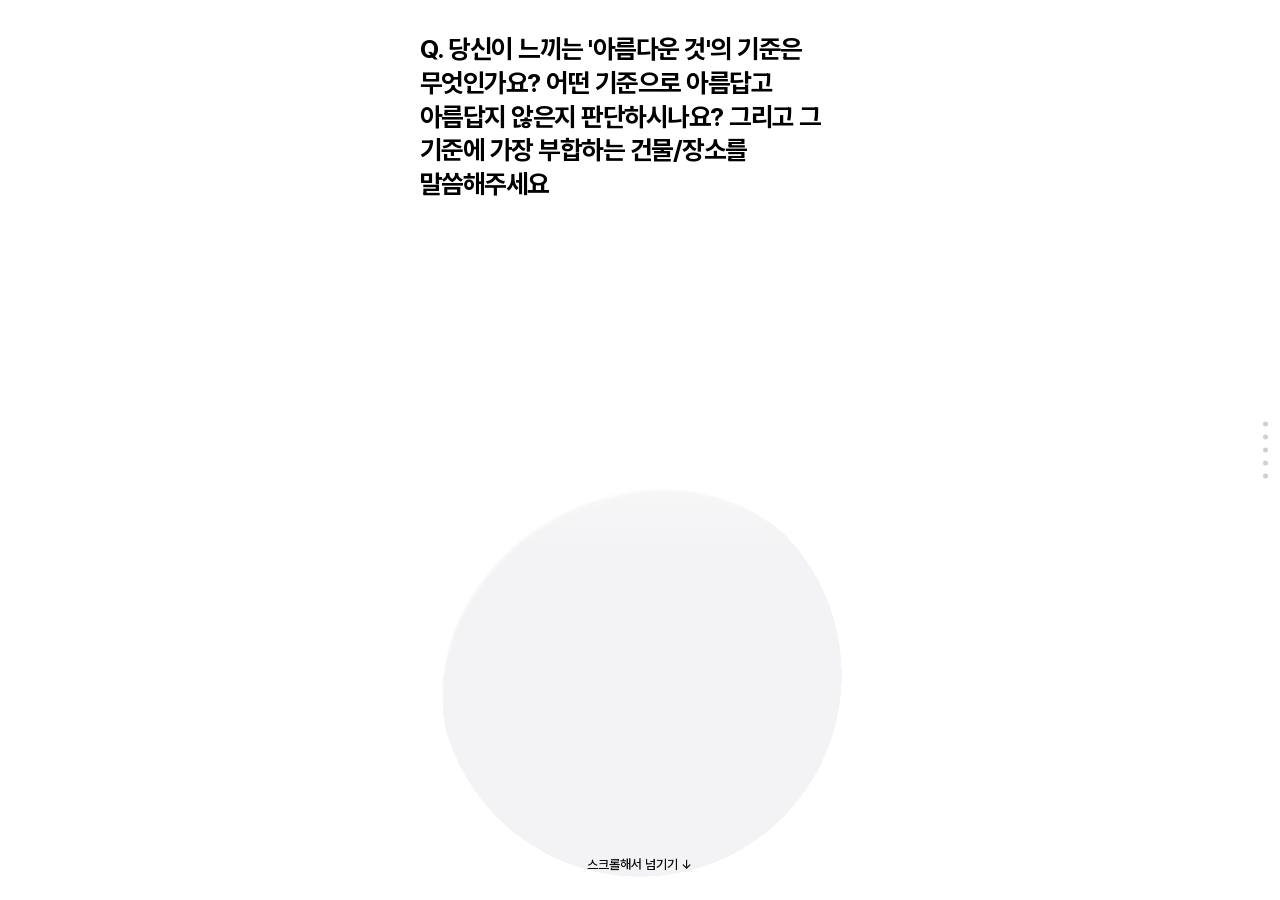
<file: week8/index.html>
<!doctype html>
<html lang="ko">
  <head>
    <meta charset="UTF-8" />
    <meta name="viewport" content="width=device-width, initial-scale=1.0" />
    <title>아름다움의 기준 — 다섯 사람의 인터뷰 · 서승오</title>
    <meta name="description" content="Phi Design School Aesthetic Literacy, 서승오 — 다섯 직군에게 물은 아름다움의 기준과 그 장소." />
    <script type="module" crossorigin src="./assets/index-BsZAUvtg.js"></script>
    <link rel="stylesheet" crossorigin href="./assets/index-1Bm5CdBZ.css">
  </head>
  <body>
    <div id="root"></div>
  </body>
</html>
</file>
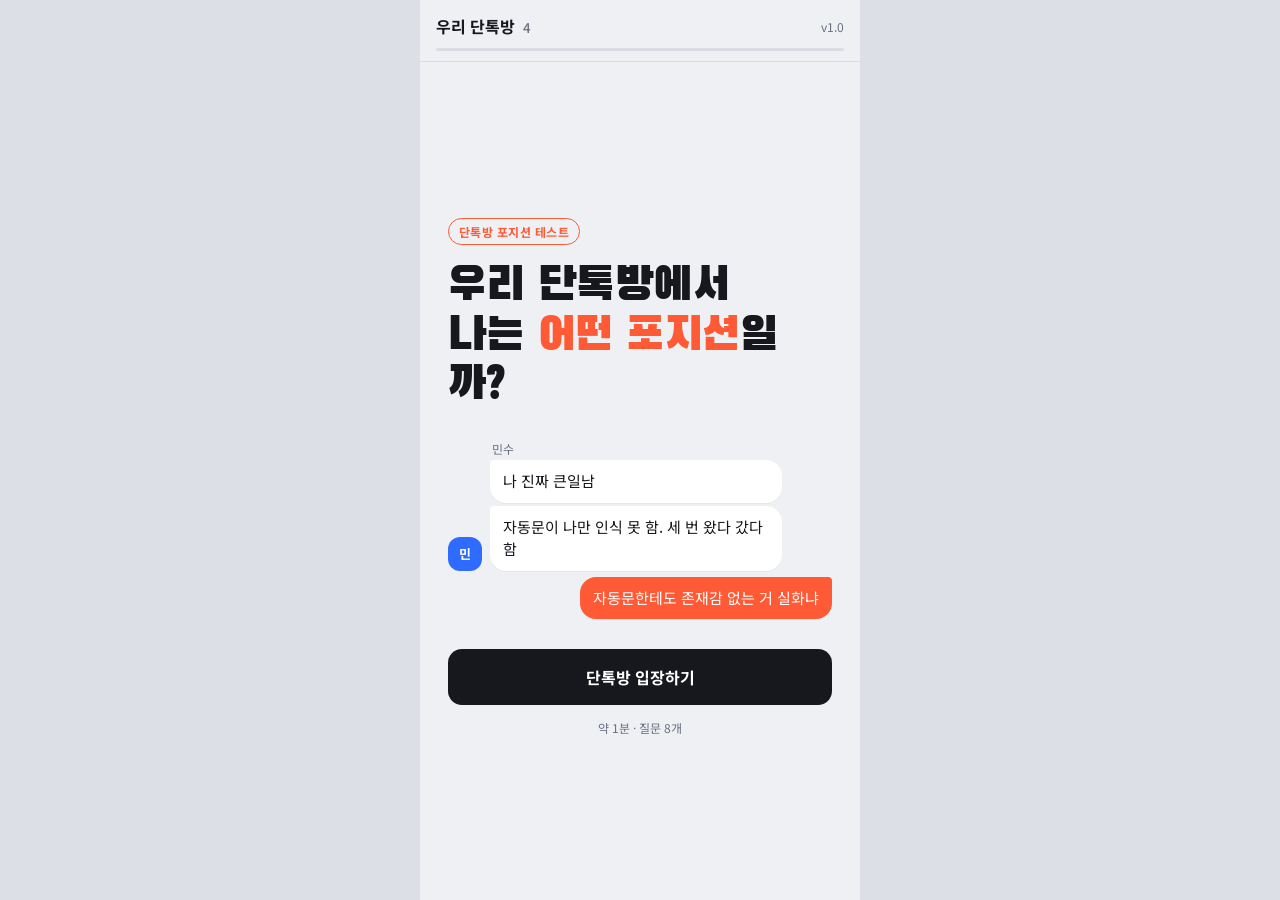
<file: week9/index.html>
<!DOCTYPE html>
<html lang="ko">
<head>
<meta charset="UTF-8">
<meta name="viewport" content="width=device-width, initial-scale=1">
<title>단톡방 포지션 테스트</title>
<link rel="preconnect" href="https://fonts.googleapis.com">
<link rel="preconnect" href="https://fonts.gstatic.com" crossorigin>
<link href="https://fonts.googleapis.com/css2?family=Black+Han+Sans&family=Noto+Sans+KR:wght@400;500;700;900&display=swap" rel="stylesheet">
<style>
  :root{
    color-scheme:light;
    --bg:#EEF0F3; --ink:#16181D; --sub:#6B7080; --line:#D9DCE2;
    --me:#FF5A36; --me-ink:#fff; --friend:#fff; --accent:#FF5A36; --accent2:#2F6BFF;
  }
  *{box-sizing:border-box;margin:0;padding:0}
  html,body{min-height:100%}
  body{font-family:'Noto Sans KR',system-ui,sans-serif;background:#DCDFE5;color:var(--ink);display:flex;justify-content:center}
  .app{width:100%;max-width:440px;min-height:100vh;background:var(--bg);display:flex;flex-direction:column;position:relative}
  header{position:sticky;top:0;z-index:5;background:rgba(238,240,243,.92);backdrop-filter:blur(8px);border-bottom:1px solid var(--line);padding:14px 16px 10px}
  .hrow{display:flex;align-items:center;justify-content:space-between}
  .room{font-weight:700;font-size:16px}
  .room small{color:var(--sub);font-weight:500;margin-left:4px}
  .step{font-size:12px;color:var(--sub);font-variant-numeric:tabular-nums}
  .bar{height:3px;background:var(--line);border-radius:2px;margin-top:10px;overflow:hidden}
  .bar i{display:block;height:100%;width:0;background:var(--accent);transition:width .35s ease}

  /* intro */
  .intro{flex:1;display:flex;flex-direction:column;justify-content:center;padding:40px 28px 48px}
  .tag{display:inline-block;font-size:12px;font-weight:700;letter-spacing:.04em;color:var(--accent);border:1.5px solid var(--accent);border-radius:99px;padding:4px 10px;margin-bottom:18px;align-self:flex-start}
  .intro h1{font-family:'Black Han Sans',sans-serif;font-weight:400;font-size:46px;line-height:1.08;letter-spacing:-.01em}
  .intro h1 em{font-style:normal;color:var(--accent)}
  .intro p{margin-top:16px;color:var(--sub);line-height:1.65;font-size:15px}
  .preview{margin:28px 0 30px;display:flex;flex-direction:column;gap:6px}
  .btn{appearance:none;border:0;cursor:pointer;font:inherit;font-weight:700;font-size:16px;border-radius:14px;padding:16px 18px;background:var(--ink);color:#fff;transition:transform .08s}
  .btn:active{transform:scale(.98)}
  .btn.ghost{background:transparent;color:var(--ink);border:1.5px solid var(--ink)}
  .meta{margin-top:14px;font-size:12px;color:var(--sub);text-align:center}

  /* chat */
  .chat{flex:1;padding:16px 14px 8px;display:flex;flex-direction:column;gap:8px}
  .msg{display:flex;gap:8px;align-items:flex-end;animation:pop .25s ease both}
  .msg .av{width:34px;height:34px;border-radius:12px;flex:none;display:grid;place-items:center;font-size:13px;font-weight:700;color:#fff}
  .msg .col{display:flex;flex-direction:column;gap:3px;max-width:76%}
  .msg .name{font-size:12px;color:var(--sub);margin-left:2px}
  .bub{background:var(--friend);padding:10px 13px;border-radius:4px 16px 16px 16px;line-height:1.5;font-size:15px;box-shadow:0 1px 0 rgba(0,0,0,.04);word-break:keep-all}
  .msg.me{justify-content:flex-end}
  .msg.me .bub{background:var(--me);color:var(--me-ink);border-radius:16px 4px 16px 16px}
  .msg.me .col{align-items:flex-end}
  .sys{align-self:center;font-size:12px;color:var(--sub);background:rgba(0,0,0,.05);padding:5px 12px;border-radius:99px;animation:pop .25s ease both}
  .photo{display:block;width:150px;height:110px;border-radius:10px;filter:blur(1.1px)}
  .file{display:flex;align-items:center;gap:10px;background:#fff;border-radius:4px 16px 16px 16px;padding:10px 12px;font-size:13.5px;word-break:break-all}
  .file i{flex:none;width:30px;height:36px;border-radius:4px;background:#1F7A4A;color:#fff;font-style:normal;font-size:10px;font-weight:900;display:grid;place-items:center}
  .photo-wrap{border-radius:4px 16px 16px 16px;overflow:hidden;background:#fff;padding:6px}
  .q{align-self:center;text-align:center;word-break:keep-all;padding:0 8px;font-weight:700;font-size:15px;margin:10px 0 2px;animation:pop .25s ease both}
  .typing{display:flex;gap:4px;padding:12px 14px}
  .typing span{width:7px;height:7px;border-radius:50%;background:#B9BDC7;animation:blink 1s infinite}
  .typing span:nth-child(2){animation-delay:.15s}.typing span:nth-child(3){animation-delay:.3s}
  @keyframes blink{0%,80%,100%{opacity:.3}40%{opacity:1}}
  @keyframes pop{from{opacity:0;transform:translateY(6px)}to{opacity:1;transform:none}}

  .dock{position:sticky;bottom:0;background:linear-gradient(to top,var(--bg) 82%,rgba(238,240,243,0));padding:14px 14px 18px;display:flex;flex-direction:column;gap:8px}
  .opt{appearance:none;font:inherit;text-align:left;cursor:pointer;background:#fff;border:1.5px solid var(--line);border-radius:14px;padding:13px 14px;font-size:14.5px;line-height:1.45;color:var(--ink);transition:border-color .12s,transform .08s;animation:pop .25s ease both;word-break:keep-all}
  .opt:hover{border-color:var(--ink)}
  .opt:active{transform:scale(.985)}
  .opt{display:flex;align-items:flex-start;gap:9px}
  .kind{flex:none;font-size:11px;font-weight:900;line-height:1;padding:5px 7px;border-radius:6px;background:var(--bg);color:var(--accent);margin-top:1px}
  .msg.me.act .bub{background:#fff;color:var(--ink);border:1.5px dashed var(--accent);display:flex;gap:8px;align-items:flex-start}
  .msg.me.act .kind{background:#FFE9E3}

  /* result */
  .result{flex:1;padding:22px 18px 40px;animation:pop .35s ease both}
  .card{background:#fff;border-radius:24px;overflow:hidden;box-shadow:0 10px 30px rgba(22,24,29,.08)}
  .card-top{padding:26px 22px 22px;color:#fff;position:relative}
  .card-top .kicker{font-size:12px;font-weight:700;opacity:.85;letter-spacing:.03em}
  .card-top .no{font-family:'Black Han Sans',sans-serif;font-size:15px;margin:22px 0 6px;opacity:.75;letter-spacing:.04em}
  .card-top h2{font-family:'Black Han Sans',sans-serif;font-weight:400;font-size:36px;line-height:1.1}
  .card-top .pos{margin-top:8px;font-weight:700;font-size:14px;opacity:.95}
  .card-body{padding:20px 22px 24px}
  .desc{font-size:15px;line-height:1.7;word-break:keep-all}
  .h3{font-size:12px;font-weight:900;color:var(--sub);letter-spacing:.06em;margin:22px 0 10px}
  .habits{list-style:none;display:flex;flex-direction:column;gap:6px}
  .habits li{background:var(--bg);border-radius:10px;padding:9px 12px;font-size:14px}
  .pair{display:grid;grid-template-columns:1fr 1fr;gap:8px}
  .pair div{border-radius:14px;padding:12px;font-size:13px;line-height:1.5;border:1.5px solid var(--line)}
  .pair strong{display:block;word-break:keep-all;font-size:14px;margin:2px 0}
  .pair .lbl{font-size:11px;font-weight:900;color:var(--sub)}
  .dist{display:flex;flex-direction:column;gap:8px}
  .drow{display:grid;grid-template-columns:92px 1fr 30px;align-items:center;gap:8px;font-size:13px}
  .dtrack{height:10px;background:var(--bg);border-radius:6px;overflow:hidden}
  .dtrack i{display:block;height:100%;border-radius:6px;width:0;transition:width .7s cubic-bezier(.2,.8,.2,1)}
  .drow span:last-child{text-align:right;color:var(--sub);font-variant-numeric:tabular-nums}
  .actions{display:flex;flex-direction:column;gap:8px;margin-top:18px}
  .toast{position:fixed;left:50%;bottom:28px;transform:translateX(-50%) translateY(20px);background:var(--ink);color:#fff;font-size:13px;padding:10px 16px;border-radius:99px;opacity:0;transition:.25s;pointer-events:none;z-index:20}
  .toast.on{opacity:1;transform:translateX(-50%)}
  .copybox{color:var(--ink);background:#fff;display:none;margin-top:8px;width:100%;font:inherit;font-size:13px;padding:10px;border-radius:10px;border:1.5px solid var(--line);resize:none}
  .others{margin-top:26px}
  .others h4{font-size:13px;font-weight:900;margin-bottom:10px}
  .chips{display:flex;flex-wrap:wrap;gap:6px}
  .chip{font:inherit;font-size:13px;color:var(--ink);border:1.5px solid var(--line);background:#fff;border-radius:99px;padding:6px 11px;cursor:pointer}
  .chip:hover{border-color:var(--ink)}
  details.log{margin-top:28px;font-size:13px;color:var(--sub)}
  details.log summary{cursor:pointer;font-weight:700}
  details.log ul{margin:10px 0 0 18px;line-height:1.8}
  .write{appearance:none;font:inherit;cursor:pointer;background:transparent;border:1.5px dashed #B9BDC7;border-radius:14px;padding:12px 14px;font-size:14.5px;color:var(--sub);text-align:left;animation:pop .25s ease both}
  .write:hover{border-color:var(--ink);color:var(--ink)}
  .inrow{display:flex;gap:8px;animation:pop .2s ease both}
  .inrow input::placeholder{color:#9AA0AC}
  .inrow input{color:var(--ink);caret-color:var(--accent);flex:1;min-width:0;font:inherit;font-size:15px;padding:13px 14px;border-radius:14px;border:1.5px solid var(--ink);background:#fff;outline:none}
  .inrow button{appearance:none;border:0;font:inherit;font-weight:700;cursor:pointer;border-radius:14px;padding:0 16px;background:var(--accent);color:#fff}
  .inrow button:disabled{background:#C9CCD3;cursor:default}
  .back{appearance:none;border:0;background:none;font:inherit;font-size:13px;color:var(--sub);cursor:pointer;align-self:flex-start;padding:2px 4px}
  .tagq{font-size:13px;font-weight:700;color:var(--sub);margin:2px 2px 0}
  .tags{display:flex;flex-wrap:wrap;gap:6px}
  .tags .chip{animation:pop .2s ease both}
  .mine{list-style:none;display:flex;flex-direction:column;gap:6px}
  .mine li{display:flex;flex-direction:column;gap:2px;background:var(--bg);border-radius:10px;padding:9px 12px;font-size:14px}
  .mine li small{color:var(--sub);font-size:12px}
  .hidden{display:none!important}
</style>
</head>
<body>
<div class="app">
  <header>
    <div class="hrow">
      <div class="room">우리 단톡방 <small>4</small></div>
      <div class="step" id="step">v1.0</div>
    </div>
    <div class="bar"><i id="bar"></i></div>
  </header>

  <!-- INTRO -->
  <section class="intro" id="intro">
    <span class="tag">단톡방 포지션 테스트</span>
    <h1>우리 단톡방에서<br>나는 <em>어떤 포지션</em>일까?</h1>
    <div class="preview">
      <div class="msg"><div class="av" style="background:#2F6BFF">민</div><div class="col"><span class="name">민수</span><div class="bub">나 진짜 큰일남</div><div class="bub">자동문이 나만 인식 못 함. 세 번 왔다 갔다 함</div></div></div>
      <div class="msg me"><div class="col"><div class="bub">자동문한테도 존재감 없는 거 실화냐</div></div></div>
    </div>
    <button class="btn" id="startBtn">단톡방 입장하기</button>
    <div class="meta">약 1분 · 질문 8개</div>
  </section>

  <!-- CHAT -->
  <section class="chat hidden" id="chat"></section>
  <div class="dock hidden" id="dock"></div>

  <!-- RESULT -->
  <section class="result hidden" id="result"></section>

  <div class="toast" id="toast"></div>
</div>

<script>
/* 배포 후 주소를 넣으면 '결과 공유' 문구에 링크가 같이 붙어요. 예: https://아이디.github.io/chatroom-test/ */
const SHARE_URL = "https://ssio9x.github.io/Phi_-prototype/week9/";

const FRIENDS = {
  민수:{c:"#2F6BFF",i:"민"},
  지은:{c:"#16A37B",i:"지"},
  태오:{c:"#9B5CF6",i:"태"}
};

const TYPES = {
  A:{name:"아무 말 폭격기", pos:"천연 엉뚱", color:"#FF5A36",
     desc:"본인은 진지하게 물어본 건데 단톡방이 터진다. 대화가 세 번째 메시지쯤 흘러가면 갑자기 \"근데 펭귄은 무릎 있음?\"을 보내는 사람. 보내 놓고 왜 다들 웃는지 아직도 모른다.",
     habits:["새벽 2시에 \"근데 갑자기 궁금한 거\"로 시작한다","답장이 없으면 다음 질문을 보낸다","한 번 터진 말로 1년 동안 놀림받는다"],
     best:"C", worst:"A", worstWhy:"둘 다 던지기만 해서 대화가 우주로 간다"},
  B:{name:"빌드업 설계자", pos:"계산 개그", color:"#2F6BFF",
     desc:"드립 하나를 위해 메모장에 초안이 있다. 짤은 미리 만들어 두고, 반응이 없으면 \"(정적)\"까지 직접 친다. 터지면 겉으로는 무심한 척, 속으로는 혼자 하이파이브.",
     habits:["메모장에 '써먹을 것' 폴더가 있다","짤 하나 만드는 데 평균 40초","반응 없으면 \"(정적)\"을 직접 친다"],
     best:"E", worst:"B", worstWhy:"서로 더 웃기려다 단톡방이 오디션장이 된다"},
  C:{name:"팩트 정리반장", pos:"받아치기", color:"#16181D",
     desc:"단톡방의 브레이크이자 회의 진행자. 산으로 가는 대화를 한 줄로 끊어서 오히려 웃음을 완성한다. 이 사람이 \"읽은 거 다 보임\"을 치는 순간, 갑자기 다들 답장을 시작한다.",
     habits:["\"그래서 결론이 뭔데\"","투표에 마감 시간까지 단다","받아치기 한 줄로 그날 ㅋ를 제일 많이 받는다"],
     best:"A", worst:"C", worstWhy:"둘이 만나면 단톡방이 회의록이 된다"},
  D:{name:"판 키우는 맞장구 장인", pos:"맞장구", color:"#9B5CF6",
     desc:"누가 \"나 넘어짐\"이라고 하면 \"나도 회전문에서 한 바퀴 더 돎\"으로 받는다. 드립 하나를 3절까지 끌고 가서, 점심 약속을 1박 2일 여행으로 만들어 버리는 사람.",
     habits:["\"콜!\"이 날짜보다 먼저 나간다","남의 드립을 3절까지 이어 간다","경험담 재고가 떨어지지 않는다"],
     best:"B", worst:"D", worstWhy:"끝나지 않는 드립 릴레이에 아무도 잠을 못 잔다"},
  E:{name:"리액션 VIP석", pos:"관객", color:"#16A37B",
     desc:"직접 웃기진 않지만 제일 먼저 \"ㅋㅋㅋㅋㅋㅋㅋㅋ\"를 친다. 이 사람의 ㅋ 개수가 그날 드립의 성적표다. 사실 이 방이 굴러가는 건 이 사람 덕분이다.",
     habits:["ㅋ 자판이 제일 먼저 닳는다","지난 대화를 정주행하며 혼자 웃는다","이모티콘 하나로 대화를 마무리한다"],
     best:"B", worst:"E", worstWhy:"둘만 남으면 숫자 1만 줄어드는 독서실이 된다"}
};
const ORDER = ["A","B","C","D","E"];

const QS = [
  { scene:[{f:"지은", photo:true},{f:"지은", t:"보정 안 함 ㄹㅇ"},{sys:"3초 뒤 · 지은님이 사진을 삭제했습니다"}],
    q:"지은이가 '보정 안 함'이라며 올린 셀카를 3초 만에 지웠다",
    o:[{k:"답장",t:"근데 방금 그 사진 뒤에 있던 화분 이름 뭐야?",type:"A"},
       {k:"짤",t:"지워지기 전에 캡처한 사진에 '보정 안 함(진짜)' 자막을 달아 보낸다",type:"B"},
       {k:"답장",t:"보정 안 했는데 왜 지움",type:"C"},
       {k:"답장",t:"나도 어제 올렸다 지운 사진 있음. 다 같이 다시 올리자",type:"D"},
       {k:"이모티콘",t:"배 잡고 웃는 이모티콘을 보낸다",type:"E"}]},
  { scene:[{f:"민수", t:"나 진짜 큰일남"},{f:"민수", t:"합정역 7번 출구 계단에서 넘어졌는데 앞에 있던 아저씨가 나는 안 일으켜 주고 폰만 주워 줌"}],
    q:"이번 달에만 네 번째 '나 진짜 큰일남'이다",
    o:[{k:"답장",t:"근데 합정역 7번 출구 앞에 붕어빵 아직 팔아?",type:"A"},
       {k:"짤",t:"'[속보] 시민, 사람보다 폰 먼저 구조' 뉴스 자막 짤을 만들어 보낸다",type:"B"},
       {k:"답장",t:"이번 달 큰일 네 번째다. 큰일 정기구독 했냐",type:"C"},
       {k:"답장",t:"나도 저번에 회전문에서 한 바퀴 더 돎. 우리 동지다",type:"D"},
       {k:"공감",t:"메시지에 '슬퍼요' 공감을 누른다",type:"E"}]},
  { scene:[{sys:"마지막 메시지 · 2일 전"},{f:"태오", t:"다들 살아있냐"}],
    q:"이틀 만에 올라온 메시지가 '다들 살아있냐'다",
    o:[{k:"답장",t:"나 어제 꿈에서 너네랑 같이 이사했음",type:"A"},
       {k:"투표",t:"'오늘 저녁: 1.국밥 2.국밥(특) 3.순대국밥' 투표를 올린다",type:"B"},
       {k:"답장",t:"살아 있음. 용건만 간단히",type:"C"},
       {k:"답장",t:"생존자 명단: 태오, 나. 나머지 손",type:"D"},
       {k:"읽기만",t:"읽기만 한다. 숫자 1이 하나 줄어든다",type:"E"}]},
  { scene:[{f:"민수", t:"점심 같이 시켜 먹자"},{f:"태오", t:"짜장이 근본임"},{f:"지은", t:"짬뽕 안 시키면 나 이 방 나감"}],
    q:"점심 메뉴로 단톡방이 둘로 갈라졌다",
    o:[{k:"답장",t:"근데 중국집 단무지는 왜 노래?",type:"A"},
       {k:"짤",t:"'짜장 vs 짬뽕 끝장 토론' 포스터를 만들어 올린다 (사회: 태오)",type:"B"},
       {k:"답장",t:"짬짜면 있음. 회의 끝.",type:"C"},
       {k:"답장",t:"난 볶음밥 대표로 출마함. 공약은 짬뽕 국물 무한 리필",type:"D"},
       {k:"이모티콘",t:"팝콘 먹으며 구경하는 이모티콘을 보낸다",type:"E"}]},
  { scene:[{me:"얘들아 나 머리 자름"},{sys:"읽음 3 · 답장 0 · 10분 경과"}],
    q:"10분째 아무도 내 머리에 관심이 없다",
    o:[{k:"답장",t:"근데 고양이는 왜 상자 좋아함?",type:"A"},
       {k:"답장",t:"(정적) (정적) 아 다들 너무 놀라서 말을 잃었구나",type:"B"},
       {k:"답장",t:"읽은 거 다 보임. 1 없어졌음",type:"C"},
       {k:"사진",t:"머리 자른 사진을 각도별로 5장 더 올린다",type:"D"},
       {k:"행동",t:"메시지를 지울까 말까, 엄지가 15초째 떠 있다",type:"E"}]},
  { scene:[{f:"민수", t:"편의점 알바 3년 하면 생기는 병 알려 줌"},{f:"민수", t:"다른 편의점에서 계산하는데 내가 먼저 \"봉투 필요하세요?\" 함"}],
    q:"민수가 직업병 썰을 풀었다",
    o:[{k:"답장",t:"근데 편의점 봉투는 왜 꼭 두 장씩 붙어서 나와?",type:"A"},
       {k:"저장",t:"몰래 메모장 '써먹을 것' 폴더에 저장한다",type:"B"},
       {k:"답장",t:"퇴근을 해도 퇴근을 못 했네",type:"C"},
       {k:"답장",t:"그래서 점원이 봉투 달래? 얼마 받았어? 영수증은?",type:"D"},
       {k:"답장",t:"ㅋㅋㅋㅋㅋㅋㅋㅋ 아 배 아파",type:"E"}]},
  { scene:[{f:"태오", t:"다음 주 모임 날짜 정하자. 엑셀 올림"},{f:"태오", file:"모임_일정_최종_진짜최종(2).xlsx"}],
    q:"태오가 모임 날짜를 엑셀로 정리해 왔다",
    o:[{k:"답장",t:"엑셀이 안 열려. 이거 메모장으로 열면 돼?",type:"A"},
       {k:"짤",t:"엑셀 표를 캡처해서 '태오 컴퍼니 사내 공지' 양식으로 다시 올린다",type:"B"},
       {k:"답장",t:"목요일 7시 홍대. 이의 있으면 오늘 자정까지",type:"C"},
       {k:"답장",t:"콜!! 언제든 무조건 감 (아직 날짜 안 정함)",type:"D"},
       {k:"행동",t:"\"정해지면 알려줘~\" 하고 알림을 끈다",type:"E"}]},
  { scene:[{sys:"마지막 질문"}],
    q:"친구들이 단톡방 내 이름 옆에 한 줄 소개를 달아 준다면?",
    o:[{k:"소개",t:"얘는 왜 저러는지 모르겠는데 웃김",type:"A"},
       {k:"소개",t:"얘 드립은 다 사전 리허설 거침",type:"B"},
       {k:"소개",t:"얘 없으면 이 방 3일 만에 망함",type:"C"},
       {k:"소개",t:"얘랑 있으면 점심 약속이 1박 2일 됨",type:"D"},
       {k:"소개",t:"ㅋ 자판 제일 먼저 닳는 사람",type:"E"}]}
];

const $ = id => document.getElementById(id);
let idx = 0, score = {}, history = [], mine = [];

function reset(){ idx=0; history=[]; mine=[]; ORDER.forEach(k=>score[k]=0); }

function bubbleFriend(name, html){
  const f = FRIENDS[name];
  const d = document.createElement("div");
  d.className="msg";
  d.innerHTML = `<div class="av" style="background:${f.c}">${f.i}</div><div class="col"><span class="name">${name}</span>${html}</div>`;
  return d;
}
function bubbleMe(text){
  const d=document.createElement("div"); d.className="msg me";
  d.innerHTML=`<div class="col"><div class="bub"></div></div>`;
  d.querySelector(".bub").textContent=text; return d;
}
function actionMe(kind,text){
  const d=document.createElement("div"); d.className="msg me act";
  d.innerHTML=`<div class="col"><div class="bub"><span class="kind"></span><span></span></div></div>`;
  d.querySelector(".kind").textContent=kind; d.querySelector(".bub span:last-child").textContent=text; return d;
}
function sys(text,cls="sys"){ const d=document.createElement("div"); d.className=cls; d.textContent=text; return d; }
function scrollDown(){ window.scrollTo({top:document.body.scrollHeight,behavior:"smooth"}); }
function wait(ms){ return new Promise(r=>setTimeout(r,ms)); }

async function showQuestion(){
  const chat=$("chat"), dock=$("dock");
  const Q=QS[idx];
  $("step").textContent=`${idx+1} / ${QS.length}`;
  $("bar").style.width=`${(idx/QS.length)*100}%`;
  dock.innerHTML="";
  for(const s of Q.scene){
    if(s.sys) chat.appendChild(sys(s.sys));
    else if(s.me) chat.appendChild(bubbleMe(s.me));
    else if(s.file){ const el=bubbleFriend(s.f,`<div class="file"><i>XLSX</i><span></span></div>`); el.querySelector(".file span").textContent=s.file; chat.appendChild(el); }
    else if(s.photo) chat.appendChild(bubbleFriend(s.f,`<div class="photo-wrap"><svg class="photo" viewBox="0 0 150 110" aria-label="흔들린 셀카, 뒤에 화분"><defs><linearGradient id="wall" x1="0" y1="0" x2="0" y2="1"><stop offset="0" stop-color="#EFE6DA"/><stop offset="1" stop-color="#D9CBB8"/></linearGradient></defs><rect width="150" height="110" fill="url(#wall)"/><rect x="12" y="10" width="44" height="34" rx="2" fill="#F8F4EC" stroke="#CDBFAA"/><g class="plant"><path d="M112 70 h26 l-4 26 h-18z" fill="#C8693F"/><ellipse cx="118" cy="58" rx="7" ry="15" fill="#4F8A4A" transform="rotate(-25 118 58)"/><ellipse cx="132" cy="55" rx="7" ry="16" fill="#3F7A3D" transform="rotate(20 132 55)"/><ellipse cx="125" cy="48" rx="6" ry="17" fill="#5C9A55"/></g><g class="me" opacity=".35" transform="translate(5 1)"><circle cx="70" cy="52" r="20" fill="#3B3F4A"/><path d="M34 110 q0-34 36-34 q36 0 36 34z" fill="#3B3F4A"/></g><g class="me"><circle cx="70" cy="52" r="20" fill="#3B3F4A"/><path d="M34 110 q0-34 36-34 q36 0 36 34z" fill="#3B3F4A"/></g></svg></div>`));
    else { const el=bubbleFriend(s.f,`<div class="bub"></div>`); el.querySelector(".bub").textContent=s.t; chat.appendChild(el); }
    scrollDown(); await wait(380);
  }
  chat.appendChild(sys(`${Q.q}. 이때 나는?`,"q"));
  Q.order = shuffle(Q.o.map((_,i)=>i));
  rebuildOptions(true);
  scrollDown();
}

function shuffle(a){ for(let i=a.length-1;i>0;i--){ const j=Math.floor(Math.random()*(i+1)); [a[i],a[j]]=[a[j],a[i]]; } return a; }

const SELF_TAGS=[
  ["그냥 떠오른 대로 던짐","A"],
  ["노리고 던짐","B"],
  ["정리하거나 받아침","C"],
  ["올라타서 판을 키움","D"],
  ["웃어 주거나 리액션만","E"]
];

function openWrite(){
  const dock=$("dock"); dock.innerHTML="";
  const back=document.createElement("button"); back.className="back"; back.textContent="← 선택지로 돌아가기";
  const row=document.createElement("form"); row.className="inrow";
  row.innerHTML=`<input type="text" maxlength="60" placeholder="단톡방에 보낼 답장을 써 보세요" autocomplete="off"><button type="submit" disabled>전송</button>`;
  const inp=row.querySelector("input"), send=row.querySelector("button");
  inp.oninput=()=>{ send.disabled=!inp.value.trim(); };
  row.onsubmit=e=>{ e.preventDefault(); const v=inp.value.trim(); if(v) sendSelf(v); };
  back.onclick=()=>{ dock.innerHTML=""; rebuildOptions(); };
  dock.append(back,row);
  inp.focus(); scrollDown();
}

function rebuildOptions(animate=false){
  const dock=$("dock"), Q=QS[idx];
  Q.order.forEach((oi,i)=>{
    const o=Q.o[oi];
    const b=document.createElement("button"); b.className="opt";
    if(animate) b.style.animationDelay=`${i*50}ms`;
    const k=document.createElement("span"); k.className="kind"; k.textContent=o.k;
    const t=document.createElement("span"); t.textContent=o.t;
    b.append(k,t);
    b.onclick=()=>answer(o);
    dock.appendChild(b);
  });
  const w=document.createElement("button"); w.className="write";
  if(animate) w.style.animationDelay=`${Q.o.length*50}ms`;
  w.textContent="+ 내가 직접 답장하기";
  w.onclick=()=>openWrite(); dock.appendChild(w);
}

function sendSelf(text){
  const dock=$("dock"); dock.innerHTML="";
  $("chat").appendChild(bubbleMe(text)); scrollDown();
  const q=document.createElement("div"); q.className="tagq"; q.textContent="방금 내 답장은 어떤 쪽에 가까워요?";
  const box=document.createElement("div"); box.className="tags";
  SELF_TAGS.forEach(([label,type],i)=>{
    const c=document.createElement("button"); c.className="chip"; c.textContent=label; c.style.animationDelay=`${i*40}ms`;
    c.onclick=()=>{ mine.push({q:QS[idx].q,t:text}); answer({k:"답장",t:text,type},true); };
    box.appendChild(c);
  });
  dock.append(q,box); scrollDown();
}

async function answer(o,already=false){
  const dock=$("dock"); dock.innerHTML="";
  score[o.type]++; history.push(o.type);
  if(!already){
    if(o.k==="답장"||o.k==="소개") $("chat").appendChild(bubbleMe(o.t));
    else $("chat").appendChild(actionMe(o.k,o.t));
    scrollDown();
  }
  idx++;
  await wait(450);
  if(idx<QS.length) showQuestion(); else finish();
}

async function finish(){
  $("bar").style.width="100%"; $("step").textContent="분석 중";
  const t=bubbleFriend("민수",`<div class="bub typing"><span></span><span></span><span></span></div>`);
  $("chat").appendChild(t); scrollDown();
  await wait(1300);
  const max=Math.max(...ORDER.map(k=>score[k]));
  const tied=ORDER.filter(k=>score[k]===max);
  let win=tied[0];
  for(let i=history.length-1;i>=0;i--){ if(tied.includes(history[i])){ win=history[i]; break; } }
  renderResult(win);
}

function renderResult(k, fromChip=false){
  const T=TYPES[k];
  $("intro").classList.add("hidden"); $("chat").classList.add("hidden"); $("dock").classList.add("hidden");
  const r=$("result"); r.classList.remove("hidden");
  $("step").textContent= fromChip ? "다른 포지션" : "결과";
  const best=TYPES[T.best], worst=TYPES[T.worst];
  const total=Object.values(score).reduce((a,b)=>a+b,0);
  r.innerHTML=`
    <div class="card">
      <div class="card-top" style="background:${T.color}">
        <div class="kicker">${fromChip?"이런 포지션도 있어요":"우리 단톡방에서 나는"}</div>
        <div class="no">No.0${ORDER.indexOf(k)+1}</div>
        <h2>${T.name}</h2>
        <div class="pos">포지션 · ${T.pos}</div>
      </div>
      <div class="card-body">
        <p class="desc">${T.desc}</p>
        <div class="h3">단톡방 습관</div>
        <ul class="habits">${T.habits.map(h=>`<li>${h}</li>`).join("")}</ul>
        <div class="h3">콤비 궁합</div>
        <div class="pair">
          <div><span class="lbl">찰떡 콤비</span><strong>${best.name}</strong>${best.pos}</div>
          <div><span class="lbl">위험한 조합</span><strong>${worst.name}</strong>${T.worstWhy}</div>
        </div>
        ${(!fromChip && mine.length)?`<div class="h3">내가 직접 쓴 답장</div><ul class="mine">${mine.map(m=>`<li><small>${esc(m.q)}</small>${esc(m.t)}</li>`).join("")}</ul>`:""}
        ${(!fromChip && total>0)?`<div class="h3">나의 포지션 비율</div><div class="dist" id="dist">${ORDER.map(o=>`
          <div class="drow"><span>${TYPES[o].pos}</span><div class="dtrack"><i data-w="${Math.round(score[o]/total*100)}" style="background:${TYPES[o].color}"></i></div><span>${Math.round(score[o]/total*100)}%</span></div>`).join("")}</div>`:""}
      </div>
    </div>
    <div class="actions">
      <button class="btn" id="shareBtn">결과 복사해서 단톡방에 보내기</button>
      <textarea class="copybox" id="copybox" rows="3" readonly></textarea>
      <button class="btn ghost" id="againBtn">다시 하기</button>
    </div>
    <div class="others">
      <h4>다른 포지션 구경하기</h4>
      <div class="chips">${ORDER.filter(o=>o!==k).map(o=>`<button class="chip" data-k="${o}">${TYPES[o].name}</button>`).join("")}</div>
    </div>
    <details class="log">
      <summary>버전 로그</summary>
      <ul>
        <li>v0.1 질문 8개와 포지션 5개 설계</li>
        <li>v0.2 단톡방 채팅 형식으로 질문 진행</li>
        <li>v0.3 결과 카드, 콤비 궁합, 포지션 비율</li>
        <li>v1.0 결과 복사 공유, 다른 포지션 구경하기, 배포</li>
        <li>v1.0.1 일본어 개그 용어를 우리말로 교체</li>
        <li>v1.1 선택지 대신 직접 답장 쓰기, 결과에 내 답장 모아 보기</li>
        <li>v1.2 현실 고증 개그로 상황, 선택지, 결과 문구 전면 수정</li>
        <li>v1.3 이모지 제거, 셀카 사진을 화분이 보이는 그림으로 교체</li>
        <li>v1.4 상황과 선택지의 맥락 전체 점검, 어색한 문장 수정</li>
        <li>v1.5 질문마다 다섯 포지션 모두 선택 가능, 답장 형태 다양화(짤, 투표, 공감, 이모티콘, 사진 등), 선택지 순서 섞기</li>
      </ul>
    </details>`;
  window.scrollTo({top:0});
  requestAnimationFrame(()=>setTimeout(()=>document.querySelectorAll(".dtrack i").forEach(i=>i.style.width=i.dataset.w+"%"),60));
  $("againBtn").onclick=start;
  r.querySelectorAll(".chip").forEach(c=>c.onclick=()=>renderResult(c.dataset.k,true));
  $("shareBtn").onclick=async()=>{
    const text=`우리 단톡방에서 나는 ${T.name}(${T.pos})래ㅋㅋ\n너는 어떤 포지션일까? 해봐${SHARE_URL?"\n"+SHARE_URL:""}`;
    try{ await navigator.clipboard.writeText(text); toast("복사했어요! 단톡방에 붙여넣기 하세요"); }
    catch(e){ const box=$("copybox"); box.style.display="block"; box.value=text; box.focus(); box.select(); toast("문구를 길게 눌러 복사하세요"); }
  };
}

function esc(s){ return s.replace(/[&<>"']/g,c=>({'&':'&amp;','<':'&lt;','>':'&gt;','"':'&quot;',"'":'&#39;'}[c])); }
function toast(m){ const t=$("toast"); t.textContent=m; t.classList.add("on"); clearTimeout(t._h); t._h=setTimeout(()=>t.classList.remove("on"),2000); }

function start(){
  reset();
  $("intro").classList.add("hidden"); $("result").classList.add("hidden");
  const chat=$("chat"); chat.innerHTML=""; chat.classList.remove("hidden");
  $("dock").classList.remove("hidden");
  chat.appendChild(sys("민수님, 지은님, 태오님과 대화를 시작합니다"));
  window.scrollTo({top:0});
  showQuestion();
}
$("startBtn").onclick=start;
</script>
</body>
</html>
</file>
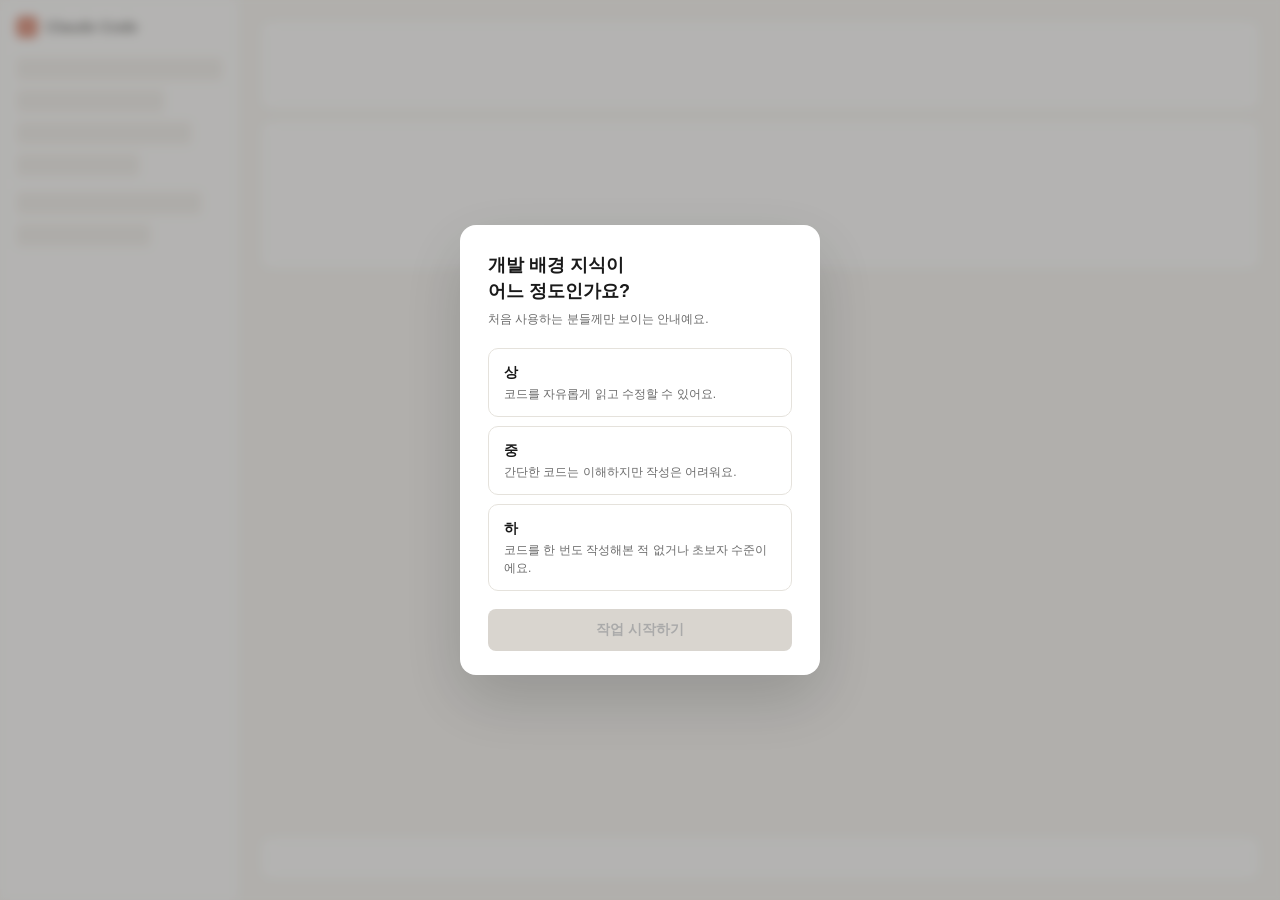
<file: claude-code-prototype.html>
<!DOCTYPE html>
<html lang="ko">
<head>
<meta charset="UTF-8">
<meta name="viewport" content="width=device-width, initial-scale=1.0">
<title>Claude Code — Redesigned Prototype</title>
<style>
*,*::before,*::after{box-sizing:border-box;margin:0;padding:0}
:root{
  --bg:#f5f3ef;--panel:#ffffff;--border:#e5e2dc;
  --accent:#c94b2a;--accent-h:#a83e24;
  --text:#1a1a1a;--muted:#6b6b6b;--faint:#aaa;
  --mono:'Courier New',monospace;--r:12px;
}
html,body{height:100%;font-family:-apple-system,BlinkMacSystemFont,'Segoe UI',sans-serif;
  background:var(--bg);color:var(--text);font-size:14px;line-height:1.5;overflow:hidden}
button{cursor:pointer;font-family:inherit;font-size:14px}

.screen{position:fixed;inset:0;opacity:0;pointer-events:none;
  transition:opacity 300ms ease;overflow:hidden;display:flex;flex-direction:column}
.screen.active{opacity:1;pointer-events:all}
@media(prefers-reduced-motion:reduce){
  .screen{transition:none}
  *{animation-duration:.01ms!important;animation-iteration-count:1!important}
}

/* ══ SCREEN 1 ══════════════════════════════════════════════ */
#s1{align-items:center;justify-content:center;background:var(--bg)}
.bg-blur{position:absolute;inset:0;filter:blur(5px);pointer-events:none;opacity:.5;display:flex}
.bg-side{width:240px;background:#fff;border-right:1px solid var(--border);padding:16px;flex-shrink:0}
.bg-logo{font-size:15px;font-weight:700;margin-bottom:18px;display:flex;align-items:center;gap:8px}
.bg-logo-mark{width:22px;height:22px;background:#c94b2a;border-radius:6px}
.bg-file{height:24px;background:#f0ede8;border-radius:5px;margin-bottom:8px}
.bg-main{flex:1;padding:20px;display:flex;flex-direction:column;gap:10px}
.bg-block{background:#fff;border:1px solid var(--border);border-radius:12px}
.overlay{position:absolute;inset:0;background:rgba(0,0,0,.28);backdrop-filter:blur(2px);
  display:flex;align-items:center;justify-content:center;z-index:10}
.modal{background:#fff;border-radius:16px;width:360px;padding:28px 28px 24px;
  box-shadow:0 24px 64px rgba(0,0,0,.16)}
.modal h2{font-size:18px;font-weight:700;line-height:1.4;margin-bottom:6px}
.modal .sub{font-size:12px;color:var(--muted);margin-bottom:20px}
.lvl-cards{display:flex;flex-direction:column;gap:9px;margin-bottom:18px}
.lvl{border:1.5px solid var(--border);border-radius:10px;padding:13px 15px;cursor:pointer;
  position:relative;background:#fff;transition:border-color 180ms,background 180ms}
.lvl:hover{border-color:#c9a99a;background:#fdf9f7}
.lvl.sel{border-color:var(--accent);background:#fdf5f3}
.lvl-name{font-weight:700;font-size:14px;margin-bottom:2px}
.lvl-desc{font-size:12px;color:var(--muted)}
.lvl-check{position:absolute;top:11px;right:11px;width:19px;height:19px;background:var(--accent);
  border-radius:50%;display:none;align-items:center;justify-content:center}
.lvl.sel .lvl-check{display:flex}
.lvl-check::after{content:'';width:4px;height:7px;border:2px solid #fff;
  border-top:none;border-left:none;transform:rotate(45deg) translateY(-1px);display:block}
.cta{width:100%;padding:12px;background:var(--accent);color:#fff;border:none;
  border-radius:8px;font-weight:600;font-size:14px;transition:background 180ms}
.cta:disabled{background:#d9d5cf;color:#aaa;cursor:not-allowed}
.cta:not(:disabled):hover{background:var(--accent-h)}

/* ══ TOAST ════════════════════════════════════════════════ */
.toast{position:fixed;bottom:28px;left:50%;
  transform:translateX(-50%) translateY(16px);
  background:#1a1a1a;color:#fff;padding:11px 20px;border-radius:100px;
  font-size:13px;opacity:0;pointer-events:none;
  transition:opacity 350ms,transform 350ms cubic-bezier(.34,1.56,.64,1);
  z-index:9999;white-space:nowrap}
.toast.on{opacity:1;transform:translateX(-50%) translateY(0)}

/* ══ SHARED TOP BAR ═══════════════════════════════════════ */
.top-bar{padding:12px 20px;background:var(--panel);border-bottom:1px solid var(--border);
  display:flex;align-items:center;flex-shrink:0;min-height:52px;gap:0}
.bar-title{font-size:14px;font-weight:700;color:var(--text)}
.bar-sub{font-size:12px;color:var(--muted);margin-left:10px}
/* breadcrumb */
.bc-step{display:flex;align-items:center;gap:7px}
.bc-conn{color:var(--muted);font-size:12px;margin:0 10px}
.bc-icon{width:26px;height:26px;border-radius:50%;background:#f0ede8;
  display:flex;align-items:center;justify-content:center;font-size:11px;flex-shrink:0;
  transition:background 400ms,color 400ms}
.bc-step.act .bc-icon{background:var(--accent);color:#fff}
.bc-step.done .bc-icon{background:#e6f4ea;color:#2d7a3a}
.bc-info{display:flex;flex-direction:column}
.bc-name{font-size:12px;font-weight:600;color:var(--muted);transition:color 400ms}
.bc-step.act .bc-name{color:var(--text)}
.bc-time{font-size:10px;color:var(--faint)}

/* ══ SHARED 3-PANEL ═══════════════════════════════════════ */
.panels{display:flex;flex:1;overflow:hidden;min-height:0}
.p-left{flex-shrink:0;background:var(--panel);border-right:1px solid var(--border);display:flex;flex-direction:column}
.p-center{flex:1;background:#1e1e1e;display:flex;flex-direction:column;overflow:hidden;border-right:1px solid #333}
.p-content{flex:1;background:var(--panel);display:flex;flex-direction:column;overflow:hidden;border-right:1px solid var(--border)}
.p-right{flex-shrink:0;background:var(--panel);border-left:1px solid var(--border);display:flex;flex-direction:column}
.p-head{padding:11px 15px 9px;font-size:10px;font-weight:700;text-transform:uppercase;
  letter-spacing:.1em;color:var(--muted);border-bottom:1px solid #f0ede8;flex-shrink:0}
.p-center .p-head{background:#252526;border-bottom-color:#3c3c3c;color:#777}

/* ══ SHARED LOG FORMAT ════════════════════════════════════ */
.log-list{flex:1;overflow-y:auto;padding:12px 15px;display:flex;flex-direction:column;gap:0}
.log-user{background:#f0ede8;border-radius:8px;padding:8px 11px;
  font-size:13px;font-weight:600;color:var(--text);
  margin:8px 0 5px;line-height:1.4;animation:lfade 280ms ease}
.log-user:first-child{margin-top:0}
.log-item{display:flex;gap:9px;padding:3px 0;font-size:13px;
  color:var(--text);line-height:1.55;animation:lfade 280ms ease}
.log-bull{color:var(--muted);flex-shrink:0;line-height:1.55}
.log-body{flex:1}
.log-verb{font-weight:700}
.log-file{font-family:var(--mono);font-size:12px;color:var(--muted)}
.log-loading{display:flex;gap:7px;padding:4px 0;font-size:13px;color:var(--accent);animation:lfade 280ms ease}
.lcursor{display:inline-block;animation:lcblink 1s step-end infinite}
@keyframes lfade{from{opacity:0;transform:translateY(3px)}to{opacity:1;transform:translateY(0)}}
@keyframes lcblink{0%,100%{opacity:1}50%{opacity:0}}

/* ══ SHARED INPUT ════════════════════════════════════════ */
.p-input{padding:10px 12px;border-top:1px solid var(--border);flex-shrink:0}
.p-input-inner{display:flex;align-items:center;border:1px solid var(--border);
  border-radius:10px;background:#fff;padding:5px 5px 5px 13px;gap:6px}
.p-inp{flex:1;border:none;background:transparent;padding:4px 0;
  font-family:inherit;font-size:13px;color:var(--text);outline:none}
.p-inp::placeholder{color:var(--faint)}
.p-send{width:30px;height:30px;background:#f0ede8;border:none;border-radius:7px;
  display:flex;align-items:center;justify-content:center;
  font-size:14px;color:var(--muted);transition:all 140ms;flex-shrink:0}
.p-send:hover{background:var(--accent);color:#fff}

/* ══ SCREEN 2 — VOICE PANEL ══════════════════════════════ */
.voice-panel{flex-shrink:0;padding:14px 15px;display:flex;flex-direction:column;gap:12px}
.voice-instr{font-size:13px;color:var(--text);text-align:center;line-height:1.6}
.mic-wrap{display:flex;flex-direction:column;align-items:center;gap:12px;padding:8px 0}
.mic{width:64px;height:64px;background:var(--accent);border:none;border-radius:50%;
  display:flex;align-items:center;justify-content:center;position:relative;
  transition:background 180ms,transform 180ms;flex-shrink:0}
.mic:hover{background:var(--accent-h);transform:scale(1.04)}
.mic svg{width:24px;height:24px;fill:#fff;position:relative;z-index:1}
.mic.rec::before,.mic.rec::after{content:'';position:absolute;border-radius:50%;
  border:2px solid var(--accent);opacity:0;animation:pring 1.5s cubic-bezier(.215,.61,.355,1) infinite}
.mic.rec::after{animation-delay:.6s}
@keyframes pring{0%{width:64px;height:64px;opacity:.7}100%{width:100px;height:100px;opacity:0}}
.wave{display:flex;align-items:center;gap:4px;height:36px;opacity:0;transition:opacity 280ms}
.wave.on{opacity:1}
.wbar{width:4px;background:var(--accent);border-radius:2px;height:6px;transition:height 180ms ease;opacity:.75}
.rec-timer{font-family:var(--mono);font-size:12px;color:var(--muted);display:none;align-items:center;gap:6px}
.rdot{width:7px;height:7px;background:#e74c3c;border-radius:50%;animation:rblink 1s ease-in-out infinite;flex-shrink:0}
@keyframes rblink{0%,100%{opacity:1}50%{opacity:.2}}
.silence{background:#fff;border:1px solid var(--border);border-radius:10px;
  padding:12px 14px;font-size:12px;box-shadow:0 4px 16px rgba(0,0,0,.08);display:none}
.silence.on{display:block}
.silence p{margin-bottom:9px;font-weight:500;color:var(--text)}
.sil-btns{display:flex;gap:7px}
.btn-ghost{padding:5px 11px;border:1px solid var(--border);border-radius:6px;
  background:transparent;font-size:11px;color:var(--text);transition:all 140ms}
.btn-ghost:hover{border-color:var(--accent);color:var(--accent)}
.btn-sm{padding:5px 11px;background:var(--accent);border:none;border-radius:6px;
  font-size:11px;color:#fff;font-weight:600;transition:background 140ms}
.btn-sm:hover{background:var(--accent-h)}
.divider{border:none;border-top:1px solid #f0ede8}
.txt-toggle{font-size:11px;color:var(--muted);text-decoration:underline;
  cursor:pointer;text-align:center;display:block;background:none;border:none;width:100%;padding:2px 0}
.txt-area{display:none}
.txt-area.on{display:block}
.txt-area textarea{width:100%;border:1px solid var(--border);border-radius:8px;
  padding:9px 11px;font-family:inherit;font-size:12px;resize:vertical;
  min-height:72px;outline:none;color:var(--text);margin-bottom:8px}
.txt-area textarea:focus{border-color:var(--accent)}
.btn-done-full{width:100%;padding:9px;background:var(--accent);color:#fff;border:none;
  border-radius:8px;font-size:12px;font-weight:600;transition:background 140ms}
.btn-done-full:hover{background:var(--accent-h)}
.ai-hint{font-size:12px;color:var(--faint);text-align:center;margin:16px 0;line-height:1.7}
/* Compact voice row inside AI 어시스턴트 left panel */
.vc-wrap{padding:10px 15px 8px;flex-shrink:0}
.vc-row{display:flex;align-items:center;gap:10px}
.mic-sm{width:34px!important;height:34px!important;min-width:34px;flex-shrink:0}
.vc-info{flex:1;min-width:0}
.vc-title{font-size:11px;font-weight:700;color:var(--text);line-height:1.3}
.vc-sub{font-size:10px;color:var(--muted);line-height:1.3}
.wave-sm{flex:1;display:none;height:24px;align-items:center;gap:2px;margin:0}
.wave-sm.on{display:flex}
.wave-sm .wbar{width:2.5px;height:3px;background:var(--accent);border-radius:2px}
.vc-timer{font-size:10px;color:var(--muted);font-variant-numeric:tabular-nums;display:none}
.vc-timer.on{display:block}

/* ══ SCREEN 2 — CONTENT PANEL ════════════════════════════ */
.content-area{flex:1;overflow-y:auto;padding:18px}
.empty-state{display:flex;flex-direction:column;align-items:center;justify-content:center;
  height:100%;gap:12px;color:var(--faint);text-align:center;padding:20px}
.empty-icon{font-size:32px;opacity:.4}
.empty-state p{font-size:12px;line-height:1.7;max-width:240px}
.struct-block{display:none}
.struct-block.on{display:block}
.struct-label{font-size:10px;font-weight:700;text-transform:uppercase;
  letter-spacing:.1em;color:var(--muted);margin-bottom:12px}
.srow{display:flex;align-items:flex-start;padding:9px 0;border-bottom:1px solid #f0ede8;gap:10px}
.srow:last-child{border-bottom:none}
.slabel{font-size:11px;color:var(--muted);width:58px;flex-shrink:0;padding-top:1px}
.sval{flex:1;font-size:13px;color:var(--text)}
.sval input{width:100%;border:1px solid var(--accent);border-radius:4px;
  padding:3px 6px;font-family:inherit;font-size:13px;color:var(--text);outline:none}
.sedit{font-size:11px;color:var(--muted);border:1px solid var(--border);
  border-radius:4px;padding:2px 8px;background:transparent;flex-shrink:0;transition:all 140ms}
.sedit:hover{border-color:var(--accent);color:var(--accent)}
.ref-block{display:none;margin-top:20px}
.ref-block.on{display:block}
.fw-label{font-size:10px;font-weight:700;text-transform:uppercase;letter-spacing:.1em;color:var(--muted);margin-bottom:10px}
.fw-row{display:flex;align-items:center;gap:6px;flex-wrap:wrap;margin-bottom:18px}
.fw-box{background:#f0ede8;border:1px solid var(--border);border-radius:8px;
  padding:6px 10px;font-size:11px;font-weight:600;display:flex;align-items:center;gap:5px;white-space:nowrap}
.fw-i{width:14px;height:14px;background:var(--muted);border-radius:50%;
  display:inline-flex;align-items:center;justify-content:center;font-size:8px;
  color:#fff;cursor:default;position:relative;font-style:normal;flex-shrink:0}
.fw-tip{position:absolute;bottom:calc(100% + 7px);left:50%;transform:translateX(-50%);
  background:#1a1a1a;color:#fff;font-size:11px;padding:5px 9px;border-radius:6px;
  white-space:nowrap;opacity:0;pointer-events:none;transition:opacity 160ms;z-index:100}
.fw-tip::after{content:'';position:absolute;top:100%;left:50%;transform:translateX(-50%);
  border:5px solid transparent;border-top-color:#1a1a1a}
.fw-i:hover .fw-tip{opacity:1}
.fw-arr{color:var(--muted);font-size:12px}
.cta-row{border-top:1px solid #f0ede8;padding-top:16px}
.cta-full{width:100%;padding:12px;background:var(--accent);color:#fff;border:none;
  border-radius:8px;font-weight:600;font-size:14px;transition:background 180ms}
.cta-full:hover{background:var(--accent-h)}

/* ══ SCREEN 2 — REF GRID (event page variations) ══════════ */
.ref-grid{display:grid;grid-template-columns:repeat(3,1fr);gap:10px;margin-bottom:18px}
.ref-grid-item{border:1.5px solid var(--border);border-radius:10px;overflow:hidden;
  cursor:pointer;transition:all 180ms}
.ref-grid-item:hover{border-color:#c9a99a}
.ref-grid-item.sel{border-color:var(--accent);box-shadow:0 0 0 2px rgba(201,75,42,.15)}
.ref-mock{width:100%;height:190px;overflow:hidden;position:relative;flex-shrink:0}

/* ── Shared event mock base ── */
.rev{width:100%;height:100%;display:flex;flex-direction:column;
  align-items:center;padding:8px 7px 7px;gap:0;position:relative}

/* ── Var A: 민트/라벤더 (원본 스타일) ── */
.rev-a{background:linear-gradient(160deg,#c2f0e8 0%,#cbbdf8 50%,#e8c4f8 75%,#b4e8f8 100%)}
/* ── Var B: 코랄/피치 (웜 컬러) ── */
.rev-b{background:linear-gradient(160deg,#ffd6c0 0%,#f8b4cc 50%,#f0c8f0 75%,#ffc8a8 100%)}
/* ── Var C: 딥 네이비/일렉트릭 (다크 버전) ── */
.rev-c{background:linear-gradient(160deg,#0e1a38 0%,#1a0e38 50%,#0e2240 100%)}

.rev-date{font-size:6px;font-weight:500;align-self:flex-end;margin-bottom:2px}
.rev-date-ab{color:#5a5a7a}  .rev-date-c{color:rgba(255,255,255,.5)}

.rev-off-badge{font-size:7.5px;font-weight:800;padding:2px 8px;border-radius:100px;
  align-self:flex-start;margin-bottom:2px;letter-spacing:-.2px}
.rev-off-a{background:#c4aef8;color:#2a1a5a}
.rev-off-b{background:#f8a0b8;color:#5a0020}
.rev-off-c{background:#3a4fff;color:#c0d0ff}

.rev-title{font-weight:900;text-align:center;line-height:1.0;letter-spacing:-1px;margin-bottom:1px}
.rev-title-ab{font-size:26px;color:#111128}
.rev-title-c{font-size:26px;color:#ffffff}

.rev-badges{display:flex;gap:4px;align-self:flex-end;margin-bottom:4px}
.rev-b-pill{font-size:5.5px;font-weight:700;padding:2px 5px;border-radius:100px}
.rev-wk-a{background:#7dd8ec;color:#fff}  .rev-wk-b{background:#f09060;color:#fff}  .rev-wk-c{background:#00d4ff;color:#001a2e}
.rev-sale-a{background:#e8b0f4;color:#5a1a7a}.rev-sale-b{background:#f87090;color:#fff}.rev-sale-c{background:#ff40a0;color:#fff}

.rev-desc{font-size:6px;line-height:1.4;text-align:center;margin-bottom:4px}
.rev-desc-ab{color:#444460}  .rev-desc-c{color:rgba(255,255,255,.55)}

/* coupon card */
.rev-coupon{border-radius:6px;width:100%;padding:5px 8px;text-align:center;
  margin-bottom:4px;position:relative}
.rev-coupon-a{background:linear-gradient(135deg,#96b8f8 0%,#b0a0f8 50%,#c89af8 100%)}
.rev-coupon-b{background:linear-gradient(135deg,#f8a070 0%,#f870a0 50%,#e050d0 100%)}
.rev-coupon-c{background:linear-gradient(135deg,#1050ff 0%,#5030d0 50%,#8010c0 100%)}
.rev-coupon::before,.rev-coupon::after{content:'';position:absolute;
  width:8px;height:8px;border-radius:50%;top:50%;transform:translateY(-50%)}
.rev-coupon-a::before,.rev-coupon-a::after{background:linear-gradient(160deg,#c2f0e8,#cbbdf8)}
.rev-coupon-b::before,.rev-coupon-b::after{background:linear-gradient(160deg,#ffd6c0,#f8b4cc)}
.rev-coupon-c::before,.rev-coupon-c::after{background:linear-gradient(160deg,#0e1a38,#1a0e38)}
.rev-coupon::before{left:-4px}  .rev-coupon::after{right:-4px}
.rev-cpn-label{font-size:5.5px;color:rgba(255,255,255,.85);margin-bottom:1px}
.rev-cpn-val{font-size:14px;font-weight:900;color:#fff;line-height:1}
.rev-cpn-code{font-size:5px;color:rgba(255,255,255,.65);margin-top:2px;letter-spacing:.08em}

/* CTA */
.rev-cta{font-size:6.5px;font-weight:700;padding:5px 0;border-radius:4px;
  width:100%;text-align:center}
.rev-cta-a{background:#111128;color:#fff}
.rev-cta-b{background:#2a0010;color:#fff}
.rev-cta-c{background:#00d4ff;color:#001a2e}

.rev-star{position:absolute;font-size:7px;opacity:.5;pointer-events:none}

.ref-grid-info{padding:7px 10px;border-top:1px solid #f0ede8}
.ref-grid-name{font-size:11px;font-weight:600;color:var(--text)}
.ref-grid-desc{font-size:10px;color:var(--muted);margin-top:1px}

/* ══ SCREEN 3 — CODE VIEW ═════════════════════════════════ */
.code-view{flex:1;overflow:auto;padding:14px 16px}
.code-view pre{font-family:var(--mono);font-size:12.5px;line-height:1.8;color:#d4d4d4}
.cl{display:flex;align-items:center;border-radius:3px;transition:background 200ms}
.cl.hl{background:rgba(255,200,0,.18)}
.lnum{width:30px;text-align:right;color:#555;margin-right:14px;user-select:none;font-size:11px;flex-shrink:0}
.tk-tag{color:#569cd6}.tk-attr{color:#9cdcfe}.tk-val{color:#ce9178}
.tk-comment{color:#6a9955}.tk-doc{color:#808080}

/* ══ SCREEN 3 — TASK LIST ═════════════════════════════════ */
.task-list{padding:8px 0;flex-shrink:0}
.task{display:flex;align-items:flex-start;gap:9px;padding:8px 15px}
.t-icon{width:20px;height:20px;border-radius:50%;display:flex;align-items:center;
  justify-content:center;font-size:10px;flex-shrink:0;margin-top:1px}
.t-done{background:#e6f4ea;color:#2d7a3a}
.t-run{background:#e8f0fe;color:#1a56db}
.t-wait{background:#f0f0f0;color:#888}
.t-name{font-size:12px;color:var(--text);margin-bottom:3px}
.badge{display:inline-flex;align-items:center;gap:4px;padding:2px 7px;border-radius:6px;font-size:10px;font-weight:500}
.b-done{background:#e6f4ea;color:#2d7a3a}
.b-run{background:#e8f0fe;color:#1a56db}
.b-wait{background:#f0f0f0;color:#888}
.pdot{width:6px;height:6px;background:#1a56db;border-radius:50%;
  animation:pdot 1s ease-in-out infinite;flex-shrink:0}
@keyframes pdot{0%,100%{opacity:1;transform:scale(1)}50%{opacity:.4;transform:scale(.75)}}
@keyframes spin{to{transform:rotate(360deg)}}

/* Left panel log sub-section */
.log-section-divider{border:none;border-top:1px solid var(--border);flex-shrink:0}
.log-section-head{padding:9px 15px 7px;font-size:10px;font-weight:700;text-transform:uppercase;
  letter-spacing:.1em;color:var(--muted);flex-shrink:0}

/* ══ SCREEN 3 — UI PREVIEW (right panel) ═════════════════ */
.preview-area{flex:1;display:flex;flex-direction:column;align-items:center;
  justify-content:center;gap:12px;background:#f0ede8;padding:16px;overflow:hidden}
.phone-outer{width:200px;background:#e0dcd8;border-radius:24px;overflow:hidden;
  box-shadow:0 10px 40px rgba(0,0,0,.25),0 0 0 2px rgba(0,0,0,.06);flex-shrink:0}
.phone-notch{width:52px;height:5px;background:rgba(0,0,0,.12);
  border-radius:3px;margin:8px auto 4px}
/* Phone screen = gradient BG matching reference image */
.phone-screen{
  background:linear-gradient(160deg,#b8eee4 0%,#c8b8f8 45%,#e4c0f8 70%,#a8d8f8 100%);
  height:435px;padding:0;display:flex;flex-direction:column;align-items:stretch;
  overflow:hidden;position:relative}

/* Event page inside phone */
.mep-wrap{padding:8px 9px 10px;display:flex;flex-direction:column;
  align-items:center;gap:0;position:relative;height:100%;box-sizing:border-box}
.mep-date{font-size:6.5px;color:#445;font-weight:600;align-self:flex-end;margin-bottom:3px}
.mep-row1{display:flex;align-items:center;justify-content:space-between;width:100%;margin-bottom:2px}
.mep-off-badge{background:#c8b0f8;color:#2a1060;font-size:8px;font-weight:800;
  padding:3px 9px;border-radius:100px;letter-spacing:-.3px}
.mep-smiley{font-size:10px}
.mep-title{font-size:38px;font-weight:900;color:#0d0d28;line-height:1.0;
  text-align:center;letter-spacing:-2px;width:100%}
.mep-row2{display:flex;align-items:center;justify-content:space-between;
  width:100%;margin-bottom:3px}
.mep-weekend{background:#7cd4e8;color:#fff;font-size:6px;font-weight:800;
  padding:2px 7px;border-radius:100px;letter-spacing:.05em}
.mep-sale{background:#e8b0f4;color:#4a0060;font-size:6px;font-weight:700;
  padding:2px 7px;border-radius:100px;font-style:italic}
.mep-desc{font-size:7px;color:#334;line-height:1.5;text-align:center;margin-bottom:5px}
/* sparkle decorations */
.mep-spark{position:absolute;font-size:8px;color:#6060a0;opacity:.5;pointer-events:none}

/* Coupon card */
/* ── Coupon card (no envelope) ── */
.mep-env-wrap{width:136px;margin:12px auto 10px;position:relative}
.mep-env-card{
  width:100%;
  background:linear-gradient(145deg,#d0f8b0 0%,#7adc5c 38%,#3cc040 72%,#24a030 100%);
  border-radius:20px;padding:24px 0 26px;
  display:flex;flex-direction:column;align-items:center;justify-content:center;
  box-shadow:0 10px 36px rgba(36,150,36,.5),inset 0 1px 0 rgba(255,255,255,.42);
  position:relative}
.mep-env-card::after{content:'✦';position:absolute;top:11px;right:15px;
  font-size:10px;color:rgba(255,255,255,.6)}
.mep-env-cpn-label{font-size:10px;font-weight:800;color:rgba(10,60,10,.55);
  letter-spacing:.18em;margin-bottom:2px}
.mep-env-cpn-val{font-size:46px;font-weight:900;color:#fff;line-height:1;
  letter-spacing:-2px;text-shadow:0 3px 12px rgba(20,110,20,.35)}
.mep-env-cpn-unit{font-size:14px;font-weight:800;color:rgba(255,255,255,.88);
  letter-spacing:.06em;margin-top:-2px}

.mep-badges{display:flex;gap:4px;margin-bottom:5px}
.mep-b-pill{font-size:6.5px;font-weight:700;padding:2px 7px;border-radius:100px}
.mep-b-white{background:rgba(255,255,255,.5);color:#333}
.mep-b-purple{background:#7c5cbf;color:#fff}

/* CTA button — pinned to bottom */
.mep-spacer{flex:1}
.mep-cta{background:#0d0d28;color:#fff;font-size:8px;font-weight:700;
  padding:11px 0;border-radius:6px;border:none;width:100%;text-align:center;
  margin-bottom:5px;cursor:default;display:flex;align-items:center;
  justify-content:center;gap:5px}
.mep-disclaimer{font-size:5.5px;color:#668;text-align:center;line-height:1.4}

/* ── Build-in reveal animation ── */
.mep-anim{opacity:0}
@keyframes mepReveal{from{opacity:0;transform:translateY(9px)}to{opacity:1;transform:translateY(0)}}
.mep-anim.mep-show{animation:mepReveal 0.55s ease forwards}
/* Card also floats after revealing */
@keyframes envFloat{0%,100%{transform:translateY(0)}42%{transform:translateY(-9px)}65%{transform:translateY(-4px)}}
.mep-env-wrap.mep-anim.mep-show{
  animation:mepReveal 0.55s ease forwards,envFloat 1.2s ease-in-out 0.65s infinite}

.preview-dim{font-size:10px;color:var(--muted);font-family:var(--mono)}
.preview-note{font-size:10px;color:var(--faint);text-align:center;line-height:1.5;max-width:150px}
</style>
</head>
<body>

<!-- ══════════════════ SCREEN 1 ══════════════════ -->
<div id="s1" class="screen active">
  <div class="bg-blur">
    <div class="bg-side">
      <div class="bg-logo"><div class="bg-logo-mark"></div>Claude Code</div>
      <div class="bg-file"></div><div class="bg-file" style="width:72%"></div>
      <div class="bg-file" style="width:85%"></div><div class="bg-file" style="width:60%"></div>
      <div class="bg-file" style="width:90%;margin-top:14px"></div>
      <div class="bg-file" style="width:65%"></div>
    </div>
    <div class="bg-main">
      <div class="bg-block" style="height:90px"></div>
      <div class="bg-block" style="height:150px"></div>
      <div class="bg-block" style="height:44px;margin-top:auto"></div>
    </div>
  </div>
  <div class="overlay">
    <div class="modal">
      <h2>개발 배경 지식이<br>어느 정도인가요?</h2>
      <p class="sub">처음 사용하는 분들께만 보이는 안내예요.</p>
      <div class="lvl-cards">
        <div class="lvl" data-lv="상" onclick="pickLevel(this)">
          <div class="lvl-name">상</div>
          <div class="lvl-desc">코드를 자유롭게 읽고 수정할 수 있어요.</div>
          <div class="lvl-check"></div>
        </div>
        <div class="lvl" data-lv="중" onclick="pickLevel(this)">
          <div class="lvl-name">중</div>
          <div class="lvl-desc">간단한 코드는 이해하지만 작성은 어려워요.</div>
          <div class="lvl-check"></div>
        </div>
        <div class="lvl" data-lv="하" onclick="pickLevel(this)">
          <div class="lvl-name">하</div>
          <div class="lvl-desc">코드를 한 번도 작성해본 적 없거나 초보자 수준이에요.</div>
          <div class="lvl-check"></div>
        </div>
      </div>
      <button class="cta" id="s1cta" disabled onclick="toS2()">작업 시작하기</button>
    </div>
  </div>
</div>

<!-- ══════════════════ SCREEN 2 ══════════════════ -->
<div id="s2" class="screen">
  <!-- Top bar — NO step pill -->
  <div class="top-bar">
    <span class="bar-title">프로젝트 설정</span>
    <span class="bar-sub">아이디어를 구조화해요</span>
  </div>

  <div class="panels">
    <!-- LEFT — AI 어시스턴트 (Screen 3 스타일과 동일) -->
    <div class="p-left" style="width:300px">
      <div class="p-head">AI 어시스턴트</div>
      <!-- 음성 입력 (이전 크기 그대로) -->
      <div class="voice-panel">
        <p class="voice-instr">만들고 싶은 페이지를<br>말로 설명해주세요.</p>
        <div class="mic-wrap">
          <button class="mic" id="micBtn" onclick="toggleMic()">
            <svg viewBox="0 0 24 24"><path d="M12 1a3 3 0 0 0-3 3v8a3 3 0 0 0 6 0V4a3 3 0 0 0-3-3zm5 9.9c0 2.66-2.24 4.74-5 4.74S7 13.56 7 10.9H5c0 3.41 2.72 6.23 6 6.72V20H9v2h6v-2h-2v-2.38c3.28-.48 6-3.3 6-6.72h-2z"/></svg>
          </button>
          <div class="wave" id="wave">
            <div class="wbar" id="wb0"></div><div class="wbar" id="wb1"></div>
            <div class="wbar" id="wb2"></div><div class="wbar" id="wb3"></div>
            <div class="wbar" id="wb4"></div><div class="wbar" id="wb5"></div>
            <div class="wbar" id="wb6"></div>
          </div>
          <div class="rec-timer" id="recTimer"><div class="rdot"></div><span id="timerTxt">00:00</span></div>
        </div>
        <div class="silence" id="silenceBox">
          <p>더 하실 말씀이 있나요?</p>
          <div class="sil-btns">
            <button class="btn-ghost" onclick="silContinue()">계속하기</button>
            <button class="btn-sm" onclick="silDone()">완료</button>
          </div>
        </div>
      </div>
      <hr class="log-section-divider">
      <div class="log-section-head">대화 로그</div>
      <div class="log-list" id="s2Log">
        <p class="ai-hint">마이크를 켜면 AI가<br>실시간으로 분석해요.</p>
      </div>
      <div class="p-input">
        <div class="p-input-inner">
          <input class="p-inp" id="s2Inp" placeholder="Reply to Claude..."
            onkeydown="if(event.key==='Enter'&&!event.isComposing)sendS2()">
          <button class="p-send" onclick="sendS2()">↑</button>
        </div>
      </div>
    </div>

    <!-- CENTER — Analysis + Ref (우측 패널 제거됨) -->
    <div class="p-content">
      <div class="p-head">요구사항 분석</div>
      <div class="content-area" id="contentArea">
        <div class="empty-state" id="emptyState">
          <div class="empty-icon">🎙️</div>
          <p>왼쪽 AI 어시스턴트에서<br>마이크 버튼을 눌러 아이디어를 설명해주세요.<br>자동으로 구조화해드려요.</p>
        </div>
        <div class="struct-block" id="structBlock">
          <div class="struct-label">이렇게 이해했어요</div>
          <div class="srow"><div class="slabel">목적</div><div class="sval" id="sv0">앱 할인 프로모션 이벤트 페이지</div><button class="sedit" onclick="editRow(0)">편집</button></div>
          <div class="srow"><div class="slabel">타겟</div><div class="sval" id="sv1">모바일 웹 사용자 (375px)</div><button class="sedit" onclick="editRow(1)">편집</button></div>
          <div class="srow"><div class="slabel">구성 요소</div><div class="sval" id="sv2">쿠폰 플로팅 애니메이션 섹션, CTA 버튼, 쿠폰 이동 링크</div><button class="sedit" onclick="editRow(2)">편집</button></div>
          <div class="srow"><div class="slabel">기능</div><div class="sval" id="sv3">쿠폰 수령 → 구매 페이지 이동</div><button class="sedit" onclick="editRow(3)">편집</button></div>
          <div class="srow"><div class="slabel">배포 방식</div><div class="sval" id="sv4">정적 HTML 배포 (GitHub Pages)</div><button class="sedit" onclick="editRow(4)">편집</button></div>
        </div>

        <!-- 3-column UI mockup grid -->
        <div class="ref-block" id="refBlock">
          <div class="struct-label" style="margin-top:20px">화면 예시를 골라주세요</div>
          <div class="ref-grid">
            <!-- Variation A: Mint/Lavender (original) -->
            <div class="ref-grid-item" onclick="pickRef(this)">
              <div class="ref-mock">
                <div class="rev rev-a">
                  <div class="rev-date">7.21 – 7.23</div>
                  <div class="rev-off-badge">~80% OFF</div>
                  <div class="rev-title">주말 특가</div>
                  <div class="rev-badges">
                    <span class="rev-b-pill" style="background:rgba(255,255,255,.5);color:#333">WEEKEND</span>
                    <span class="rev-b-pill" style="background:#7c5cbf;color:#fff">Sale</span>
                  </div>
                  <div class="rev-coupon rev-coupon-a">
                    <div class="rev-cpn-label">추가할인</div>
                    <div class="rev-cpn-val">10% OFF</div>
                    <div class="rev-cpn-code">COUPON 1</div>
                  </div>
                  <div class="rev-cta rev-cta-a">쿠폰 한 번에 다운받기</div>
                </div>
              </div>
              <div class="ref-grid-info">
                <div class="ref-grid-name">베리에이션 A</div>
                <div class="ref-grid-desc">민트/라벤더 그라디언트</div>
              </div>
            </div>
            <!-- Variation B: Coral/Peach (warm) -->
            <div class="ref-grid-item" onclick="pickRef(this)">
              <div class="ref-mock">
                <div class="rev rev-b">
                  <div class="rev-date" style="color:rgba(80,20,30,.6)">7.21 – 7.23</div>
                  <div class="rev-off-badge" style="background:rgba(180,40,60,.15);color:#a01830">~80% OFF</div>
                  <div class="rev-title" style="color:#2a0010">주말 특가</div>
                  <div class="rev-badges">
                    <span class="rev-b-pill" style="background:rgba(255,255,255,.55);color:#5a1020">WEEKEND</span>
                    <span class="rev-b-pill" style="background:#c03060;color:#fff">Sale</span>
                  </div>
                  <div class="rev-coupon rev-coupon-b">
                    <div class="rev-cpn-label">추가할인</div>
                    <div class="rev-cpn-val">10% OFF</div>
                    <div class="rev-cpn-code">COUPON 1</div>
                  </div>
                  <div class="rev-cta rev-cta-b">쿠폰 한 번에 다운받기</div>
                </div>
              </div>
              <div class="ref-grid-info">
                <div class="ref-grid-name">베리에이션 B</div>
                <div class="ref-grid-desc">코랄/피치 웜 톤</div>
              </div>
            </div>
            <!-- Variation C: Dark Navy -->
            <div class="ref-grid-item" onclick="pickRef(this)">
              <div class="ref-mock">
                <div class="rev rev-c">
                  <div class="rev-date" style="color:rgba(180,210,255,.5)">7.21 – 7.23</div>
                  <div class="rev-off-badge" style="background:rgba(0,212,255,.15);color:#00d4ff">~80% OFF</div>
                  <div class="rev-title" style="color:#e8f4ff">주말 특가</div>
                  <div class="rev-badges">
                    <span class="rev-b-pill" style="background:rgba(255,255,255,.12);color:#b0d8ff">WEEKEND</span>
                    <span class="rev-b-pill" style="background:#00d4ff;color:#001a2e">Sale</span>
                  </div>
                  <div class="rev-coupon rev-coupon-c">
                    <div class="rev-cpn-label">추가할인</div>
                    <div class="rev-cpn-val">10% OFF</div>
                    <div class="rev-cpn-code">COUPON 1</div>
                  </div>
                  <div class="rev-cta rev-cta-c">쿠폰 한 번에 다운받기</div>
                </div>
              </div>
              <div class="ref-grid-info">
                <div class="ref-grid-name">베리에이션 C</div>
                <div class="ref-grid-desc">딥 네이비 다크 톤</div>
              </div>
            </div>
          </div>

          <div class="fw-label">Framework 구성도</div>
          <div class="fw-row">
            <div style="position:relative">
              <div class="fw-box">Figma <span class="fw-i">ⓘ<span class="fw-tip">Figma: 디자인 원본 파일</span></span></div>
            </div>
            <div class="fw-arr">→</div>
            <div style="position:relative">
              <div class="fw-box">HTML/CSS/JS <span class="fw-i">ⓘ<span class="fw-tip">HTML/CSS/JS: 실제 코드로 구현되는 언어</span></span></div>
            </div>
            <div class="fw-arr">→</div>
            <div style="position:relative">
              <div class="fw-box">GitHub Pages <span class="fw-i">ⓘ<span class="fw-tip">GitHub Pages: 무료 정적 웹 호스팅 서비스</span></span></div>
            </div>
          </div>
          <div class="cta-row">
            <button class="cta-full" onclick="toS3()">이 방향이 맞나요? →</button>
          </div>
        </div>
      </div>
    </div>

  </div>
</div>

<!-- ══════════════════ SCREEN 3 ══════════════════ -->
<div id="s3" class="screen">
  <!-- Breadcrumb -->
  <div class="top-bar">
    <div class="bc-step act" id="bc0">
      <div class="bc-icon" id="bci0">✦</div>
      <div class="bc-info"><div class="bc-name">디자인 연결</div><div class="bc-time">~2분</div></div>
    </div>
    <div class="bc-conn">→</div>
    <div class="bc-step" id="bc1">
      <div class="bc-icon" id="bci1">✦</div>
      <div class="bc-info"><div class="bc-name">코드 생성</div><div class="bc-time">~3분</div></div>
    </div>
    <div class="bc-conn">→</div>
    <div class="bc-step" id="bc2">
      <div class="bc-icon" id="bci2">✦</div>
      <div class="bc-info"><div class="bc-name">배포 설정</div><div class="bc-time">~2분</div></div>
    </div>
    <div class="bc-conn">→</div>
    <div class="bc-step" id="bc3">
      <div class="bc-icon" id="bci3">✦</div>
      <div class="bc-info"><div class="bc-name">완료</div><div class="bc-time"></div></div>
    </div>
  </div>

  <div class="panels">
    <!-- LEFT — Workflow + Work Log + Input -->
    <div class="p-left" style="width:300px">
      <div class="p-head">AI 어시스턴트</div>
      <div class="task-list">
        <div class="task">
          <div class="t-icon t-done">✓</div>
          <div><div class="t-name">Figma 파일 구조 분석</div><span class="badge b-done">완료</span></div>
        </div>
        <div class="task">
          <div class="t-icon t-run" style="animation:spin 1.2s linear infinite">↻</div>
          <div><div class="t-name">쿠폰 섹션 코드 생성</div><span class="badge b-run"><span class="pdot"></span>진행 중</span></div>
        </div>
        <div class="task">
          <div class="t-icon t-wait">○</div>
          <div><div class="t-name">반응형 레이아웃 적용</div><span class="badge b-wait">대기 중</span></div>
        </div>
        <div class="task">
          <div class="t-icon t-wait">○</div>
          <div><div class="t-name">배포 설정</div><span class="badge b-wait">대기 중</span></div>
        </div>
      </div>
      <!-- Work Log sub-section -->
      <hr class="log-section-divider">
      <div class="log-section-head">작업 로그</div>
      <div class="log-list" id="logList"></div>
      <div class="p-input">
        <div class="p-input-inner">
          <input class="p-inp" id="s3Inp" placeholder="Reply to Claude..."
            onkeydown="if(event.key==='Enter'&&!event.isComposing)sendCmd()">
          <button class="p-send" onclick="sendCmd()">↑</button>
        </div>
      </div>
    </div>

    <!-- CENTER — Code view -->
    <div class="p-center">
      <div class="p-head">코드 미리보기</div>
      <div class="code-view"><pre id="codePre"></pre></div>
    </div>

    <!-- RIGHT — Live UI Preview -->
    <div class="p-right" style="width:280px">
      <div class="p-head">UI 미리보기</div>
      <div class="preview-area">
        <div class="phone-outer">
          <div class="phone-notch"></div>
          <div class="phone-screen">
            <div class="mep-wrap">
              <div class="mep-date mep-anim" id="mepDate">7.21 – 7.23</div>
              <div class="mep-title mep-anim" id="mepTitle">주말특가</div>
              <div class="mep-badges mep-anim" id="mepBadges">
                <span class="mep-b-pill mep-b-white">WEEKEND</span>
                <span class="mep-b-pill mep-b-purple">Sale</span>
              </div>
              <div class="mep-env-wrap mep-anim" id="mepCard">
                <div class="mep-env-card">
                  <div class="mep-env-cpn-label">COUPON</div>
                  <div class="mep-env-cpn-val">10%</div>
                  <div class="mep-env-cpn-unit">OFF</div>
                </div>
              </div>
              <div class="mep-spacer"></div>
              <button class="mep-cta mep-anim" id="mepCta">쿠폰 한 번에 다운받기</button>
              <div class="mep-disclaimer mep-anim" id="mepDisclaimer">* 일부 상품 제외 / 중복 적용 불가</div>
            </div>
          </div>
        </div>
        <div class="preview-dim">375 × 815</div>
        <p class="preview-note">코드 수정 시 실시간으로 반영돼요</p>
      </div>
    </div>
  </div>
</div>

<div class="toast" id="toast"></div>

<script>
let recActive=false, recTimer=null, waveTimer=null, silTimer=null, recSecs=0, s3inited=false;

function goTo(id){
  document.querySelectorAll('.screen').forEach(s=>s.classList.remove('active'));
  document.getElementById(id).classList.add('active');
}
function toast(msg){
  const t=document.getElementById('toast'); t.textContent=msg; t.classList.add('on');
  setTimeout(()=>t.classList.remove('on'),2800);
}

// ── SCREEN 1 ─────────────────────────────────────────────
function pickLevel(el){
  document.querySelectorAll('.lvl').forEach(c=>c.classList.remove('sel'));
  el.classList.add('sel'); document.getElementById('s1cta').disabled=false;
  if(el.dataset.lv==='하') setTimeout(()=>toast('괜찮아요. 아이디어만 있으면 충분해요 ✦'),400);
}
function toS2(){ goTo('s2') }

// ── SCREEN 2: MIC ─────────────────────────────────────────
function toggleMic(){ if(!recActive) startRec(); else finishRec(); }

function startRec(){
  recActive=true; recSecs=0;
  document.getElementById('micBtn').classList.add('rec');
  document.getElementById('wave').classList.add('on');
  document.getElementById('recTimer').style.display='flex';
  const sub=document.getElementById('vcSub'); if(sub) sub.textContent='듣고 있어요...';
  tickTimer(); recTimer=setInterval(tickTimer,1000);
  waveTimer=setInterval(animWave,190);
  silTimer=setTimeout(()=>{ if(recActive) document.getElementById('silenceBox').classList.add('on'); },3000);
  document.getElementById('s2Log').innerHTML='';
  appendLoading('s2Log','음성을 듣고 있어요...');
}
function stopRecState(){
  recActive=false;
  clearInterval(recTimer); clearInterval(waveTimer); clearTimeout(silTimer);
  document.getElementById('micBtn').classList.remove('rec');
  document.getElementById('wave').classList.remove('on');
  document.getElementById('silenceBox').classList.remove('on');
  for(let i=0;i<7;i++){const b=document.getElementById('wb'+i);if(b)b.style.height='6px';}
}
function finishRec(){
  stopRecState();
  document.getElementById('recTimer').style.display='none';
  const sub=document.getElementById('vcSub'); if(sub) sub.textContent='분석 완료';
  revealStructured();
}
function tickTimer(){
  const m=String(Math.floor(recSecs/60)).padStart(2,'0');
  const s=String(recSecs%60).padStart(2,'0');
  document.getElementById('timerTxt').textContent=m+':'+s; recSecs++;
}
function animWave(){
  for(let i=0;i<7;i++){
    const h=Math.random()*26+5;
    const b=document.getElementById('wb'+i); if(b) b.style.height=h+'px';
  }
}
function silContinue(){
  document.getElementById('silenceBox').classList.remove('on');
  silTimer=setTimeout(()=>{ if(recActive) document.getElementById('silenceBox').classList.add('on'); },3000);
}
function silDone(){ finishRec(); }
function toggleTxtArea(){ document.getElementById('txtArea').classList.toggle('on'); }

function revealStructured(){
  document.getElementById('emptyState').style.display='none';
  document.getElementById('structBlock').classList.add('on');
  document.getElementById('refBlock').classList.add('on');
  const id='s2Log';
  document.getElementById(id).innerHTML='';
  const seq=[
    {d:0,   fn:()=>appendText(id,'음성 분석을 완료했어요!')},
    {d:350, fn:()=>appendTool(id,'Grep','목적 / 타겟')},
    {d:700, fn:()=>appendTool(id,'Read','사용자 요구사항')},
    {d:1050,fn:()=>appendText(id,'목적과 타겟을 파악했어요. 구성 요소 3개를 정리했어요.')},
    {d:1400,fn:()=>appendText(id,'GitHub Pages 배포 방식이 적합해요.')},
    {d:1750,fn:()=>appendText(id,'스타일 레퍼런스를 선택하면 코드 생성을 시작할게요.')},
  ];
  seq.forEach(s=>setTimeout(s.fn,s.d));
}
function sendS2(){
  const inp=document.getElementById('s2Inp'); const v=inp.value.trim(); if(!v) return; inp.value='';
  appendUser('s2Log',v);
  setTimeout(()=>appendText('s2Log','확인했어요. 작업에 반영할게요.'),350);
}

// ── STRUCT EDIT ───────────────────────────────────────────
function editRow(idx){
  const v=document.getElementById('sv'+idx);
  const btn=v.closest('.srow').querySelector('.sedit');
  if(btn.textContent==='편집'){
    const cur=v.textContent; v.innerHTML='';
    const inp=document.createElement('input'); inp.value=cur; v.appendChild(inp); inp.focus();
    btn.textContent='저장';
    inp.addEventListener('keydown',e=>{ if(e.key==='Enter') editRow(idx); });
  } else {
    const inp=v.querySelector('input'); if(inp) v.textContent=inp.value; btn.textContent='편집';
  }
}
function pickRef(el){
  document.querySelectorAll('.ref-grid-item').forEach(r=>r.classList.remove('sel'));
  el.classList.add('sel');
}
function toS3(){ goTo('s3'); if(!s3inited){ s3inited=true; initS3(); } }

// ── LOG HELPERS ───────────────────────────────────────────
function appendUser(id,text){
  const list=document.getElementById(id);
  const d=document.createElement('div'); d.className='log-user'; d.textContent=text;
  list.appendChild(d); list.scrollTop=list.scrollHeight;
}
function appendText(id,text){
  const list=document.getElementById(id);
  const d=document.createElement('div'); d.className='log-item';
  d.innerHTML=`<span class="log-bull">•</span><span class="log-body">${text}</span>`;
  list.appendChild(d); list.scrollTop=list.scrollHeight;
}
function appendTool(id,verb,file){
  const list=document.getElementById(id);
  const d=document.createElement('div'); d.className='log-item';
  d.innerHTML=`<span class="log-bull">•</span><span class="log-body"><span class="log-verb">${verb}</span> <span class="log-file">${file}</span></span>`;
  list.appendChild(d); list.scrollTop=list.scrollHeight; return d;
}
function appendLoading(id,text){
  const list=document.getElementById(id);
  const d=document.createElement('div'); d.className='log-loading';
  d.innerHTML=`<span>*</span><span>${text}<span class="lcursor"> </span></span>`;
  list.appendChild(d); list.scrollTop=list.scrollHeight; return d;
}

// ── SCREEN 3 ─────────────────────────────────────────────
const CODE_LINES=[
  {h:'<span class="tk-doc">&lt;!DOCTYPE html&gt;</span>'},
  {h:'<span class="tk-tag">&lt;html</span> <span class="tk-attr">lang</span>=<span class="tk-val">"ko"</span><span class="tk-tag">&gt;</span>'},
  {h:'<span class="tk-tag">&lt;head&gt;</span>'},
  {h:'  <span class="tk-tag">&lt;meta</span> <span class="tk-attr">charset</span>=<span class="tk-val">"UTF-8"</span><span class="tk-tag">&gt;</span>'},
  {h:'  <span class="tk-tag">&lt;meta</span> <span class="tk-attr">name</span>=<span class="tk-val">"viewport"</span> <span class="tk-attr">content</span>=<span class="tk-val">"width=375"</span><span class="tk-tag">&gt;</span>'},
  {h:'  <span class="tk-tag">&lt;title&gt;</span>주말특가 이벤트<span class="tk-tag">&lt;/title&gt;</span>'},
  {h:'<span class="tk-tag">&lt;/head&gt;</span>'},
  {h:'<span class="tk-tag">&lt;body&gt;</span>'},
  {h:'  <span class="tk-tag">&lt;section</span> <span class="tk-attr">class</span>=<span class="tk-val">"event-page"</span> <span class="tk-attr">style</span>=<span class="tk-val">"height:815px"</span><span class="tk-tag">&gt;</span>'},
  {h:'    <span class="tk-comment">&lt;!-- 7.21–7.23 주말특가 이벤트 --&gt;</span>'},
  {h:'    <span class="tk-tag">&lt;p</span> <span class="tk-attr">class</span>=<span class="tk-val">"date"</span><span class="tk-tag">&gt;</span>7.21 – 7.23<span class="tk-tag">&lt;/p&gt;</span>'},
  {h:'    <span class="tk-tag">&lt;h1</span> <span class="tk-attr">class</span>=<span class="tk-val">"title"</span><span class="tk-tag">&gt;</span>주말특가<span class="tk-tag">&lt;/h1&gt;</span>'},
  {h:'    <span class="tk-tag">&lt;div</span> <span class="tk-attr">class</span>=<span class="tk-val">"badges"</span><span class="tk-tag">&gt;</span>'},
  {h:'      <span class="tk-tag">&lt;span&gt;</span>WEEKEND<span class="tk-tag">&lt;/span&gt;</span> <span class="tk-tag">&lt;span&gt;</span>Sale<span class="tk-tag">&lt;/span&gt;</span>'},
  {h:'    <span class="tk-tag">&lt;/div&gt;</span>'},
  {h:'    <span class="tk-tag">&lt;div</span> <span class="tk-attr">class</span>=<span class="tk-val">"coupon-card"</span>'},
  {h:'         <span class="tk-attr">style</span>=<span class="tk-val">"animation-duration:<span id="animVal">1.2s</span>"</span><span class="tk-tag">&gt;</span>',id:'animValLine'},
  {h:'      <span class="tk-tag">&lt;span</span> <span class="tk-attr">class</span>=<span class="tk-val">"label"</span><span class="tk-tag">&gt;</span>COUPON<span class="tk-tag">&lt;/span&gt;</span>'},
  {h:'      <span class="tk-tag">&lt;strong&gt;</span>10% OFF<span class="tk-tag">&lt;/strong&gt;</span>'},
  {h:'    <span class="tk-tag">&lt;/div&gt;</span>'},
  {h:'    <span class="tk-tag">&lt;button</span> <span class="tk-attr">class</span>=<span class="tk-val">"cta"</span><span class="tk-tag">&gt;</span>쿠폰 한 번에 다운받기<span class="tk-tag">&lt;/button&gt;</span>'},
  {h:'    <span class="tk-tag">&lt;small&gt;</span>* 일부 상품 제외 / 중복 적용 불가<span class="tk-tag">&lt;/small&gt;</span>'},
  {h:'  <span class="tk-tag">&lt;/section&gt;</span>'},
  {h:'<span class="tk-tag">&lt;/body&gt;</span>'},
  {h:'<span class="tk-tag">&lt;/html&gt;</span>'},
];

function initS3(){
  document.getElementById('codePre').innerHTML='';
  ['mepDate','mepTitle','mepBadges','mepCard','mepCta','mepDisclaimer'].forEach(eid=>{
    const el=document.getElementById(eid); if(el) el.classList.remove('mep-show');
  });
  streamLogs();
  setTimeout(advanceBreadcrumb,9000);
}

function showMep(eid){
  const el=document.getElementById(eid);
  if(!el) return;
  setTimeout(()=>{
    el.classList.add('mep-show');
    // After reveal finishes: lock opacity inline, strip CSS animation classes
    // so later animation-property changes don't revert opacity to 0
    setTimeout(()=>{
      el.style.opacity='1';
      el.classList.remove('mep-anim','mep-show');
      if(eid==='mepCard') el.style.animation='envFloat 1.2s ease-in-out infinite';
    },700);
  },30);
}

function streamCodeLines(from,to,startDelay,gap){
  const pre=document.getElementById('codePre');
  for(let i=from;i<=to;i++){
    const delay=startDelay+(i-from)*gap;
    setTimeout(()=>{
      const ln=CODE_LINES[i];
      const d=document.createElement('div'); d.className='cl';
      if(ln.id) d.id=ln.id;
      d.innerHTML=`<span class="lnum">${i+1}</span><span>${ln.h}</span>`;
      d.style.opacity='0';
      pre.appendChild(d);
      pre.scrollTop=pre.scrollHeight;
      requestAnimationFrame(()=>{ d.style.transition='opacity 0.35s'; d.style.opacity='1'; });
    },delay);
  }
}

function streamLogs(){
  const id='logList'; document.getElementById(id).innerHTML='';
  const seq=[
    // 0s — 유저 메시지
    {d:0,    fn:()=>appendUser(id,'쿠폰 이벤트 페이지 만들어줘')},
    // 0.8s — Claude 응답
    {d:800,  fn:()=>appendText(id,'바로 시작할게요! Figma 파일을 먼저 확인할게요.')},
    // 1.6s — Read figma-tokens → head 코드 스트리밍
    {d:1600, fn:()=>appendTool(id,'Read','figma-tokens.json')},
    {d:1800, fn:()=>streamCodeLines(0,6,0,130)},
    // 2.7s — 폰: 날짜 + 제목 등장
    {d:2700, fn:()=>{ showMep('mepDate'); showMep('mepTitle'); }},
    // 3.4s — Grep discount → 뱃지 코드
    {d:3400, fn:()=>appendTool(id,'Grep','discount')},
    {d:3600, fn:()=>streamCodeLines(7,9,0,150)},
    // 4.2s — 폰: WEEKEND·Sale 뱃지 등장
    {d:4200, fn:()=>showMep('mepBadges')},
    // 4.8s — Read pricing_utils
    {d:4800, fn:()=>appendTool(id,'Read','pricing_utils.ts')},
    {d:5000, fn:()=>streamCodeLines(10,14,0,160)},
    // 5.9s — 로직 확인 메시지
    {d:5900, fn:()=>appendText(id,'쿠폰 컴포넌트 로직을 찾았어요. 코드를 작성할게요.')},
    // 6.7s — Edit index.html → 쿠폰 카드 코드 + 폰에 카드 등장
    {d:6700, fn:()=>appendTool(id,'Edit','index.html')},
    {d:6900, fn:()=>streamCodeLines(15,19,0,170)},
    {d:7200, fn:()=>showMep('mepCard')},
    // 8.0s — Edit style.css → CTA + disclaimer 등장
    {d:8000, fn:()=>appendTool(id,'Edit','style.css')},
    {d:8200, fn:()=>streamCodeLines(20,24,0,130)},
    {d:8500, fn:()=>showMep('mepCta')},
    {d:8900, fn:()=>showMep('mepDisclaimer')},
    // 9.8s — 초안 완성 + 속도 경고 (시나리오 step 11)
    {d:9800, fn:()=>appendText(id,'초안이 완성됐어요! 쿠폰 애니메이션이 1.2s로 설정돼 있어요 — 조금 빠르게 느껴질 수 있어요.')},
    {d:10600,fn:()=>appendLoading(id,'Reticulating...')},
  ];
  seq.forEach(s=>setTimeout(s.fn,s.d));
}
function advanceBreadcrumb(){
  document.getElementById('bc0').classList.remove('act');
  document.getElementById('bc0').classList.add('done');
  document.getElementById('bci0').textContent='✓';
  document.getElementById('bc1').classList.add('act');
}
function advanceBreadcrumb2(){
  document.getElementById('bc1').classList.remove('act');
  document.getElementById('bc1').classList.add('done');
  document.getElementById('bci1').textContent='✓';
  document.getElementById('bc2').classList.add('act');
}
function sendCmd(){
  const inp=document.getElementById('s3Inp');
  const v=inp.value.trim(); if(!v) return; inp.value='';
  const loading=document.querySelector('#logList .log-loading');
  if(loading) loading.remove();
  appendUser('logList',v);
  applyAnimEdit();
}
function applyAnimEdit(){
  const id='logList';
  // 시나리오 step 13: Claude 응답 + 코드 수정
  setTimeout(()=>appendText(id,'네, 속도 바로 조정할게요!'),500);

  // 코드뷰: animValLine 하이라이트 → 1.2s → 2.4s
  setTimeout(()=>{
    const line=document.getElementById('animValLine');
    if(line) line.classList.add('hl');
  },1000);
  setTimeout(()=>{
    const val=document.getElementById('animVal');
    if(val) val.textContent='2.4s';
  },1300);
  setTimeout(()=>{
    const line=document.getElementById('animValLine');
    if(line) line.classList.remove('hl');
    // 폰 미리보기 애니메이션 2.4s로 교체
    const mc=document.getElementById('mepCard');
    if(mc) mc.style.animation='envFloat 2.4s ease-in-out infinite';
  },1700);

  // 로그: Edit + 확인
  setTimeout(()=>appendTool(id,'Edit','style.css'),2000);
  setTimeout(()=>appendText(id,'animation-duration 1.2s → 2.4s 반영됐어요 ✓'),2600);

  // 다음 단계: 배포 설정 진행 (시나리오 계속)
  setTimeout(()=>appendLoading(id,'배포 파일 빌드 중...'),3600);
  setTimeout(()=>{
    advanceBreadcrumb2();
  },4200);
  setTimeout(()=>{
    const loading=document.querySelector('#logList .log-loading');
    if(loading) loading.remove();
    appendTool(id,'Write','dist/index.html');
  },4600);
  setTimeout(()=>appendTool(id,'Run','gh-pages --dist'),5300);
  setTimeout(()=>appendText(id,'GitHub Pages 배포 완료! 링크가 준비됐어요.'),6100);
  setTimeout(()=>appendLoading(id,'Reticulating...'),6800);
}
</script>
</body>
</html>
</file>
<file: week8-v2/vendor/maplibre-gl.css>
.maplibregl-map{font:12px/20px Helvetica Neue,Arial,Helvetica,sans-serif;overflow:hidden;position:relative;-webkit-tap-highlight-color:rgb(0 0 0/0)}.maplibregl-canvas{left:0;position:absolute;top:0}.maplibregl-map:fullscreen{height:100%;width:100%}.maplibregl-ctrl-group button.maplibregl-ctrl-compass{touch-action:none}.maplibregl-canvas-container.maplibregl-interactive,.maplibregl-ctrl-group button.maplibregl-ctrl-compass{cursor:grab;-webkit-user-select:none;-moz-user-select:none;user-select:none}.maplibregl-canvas-container.maplibregl-interactive.maplibregl-track-pointer{cursor:pointer}.maplibregl-canvas-container.maplibregl-interactive:active,.maplibregl-ctrl-group button.maplibregl-ctrl-compass:active{cursor:grabbing}.maplibregl-canvas-container.maplibregl-touch-zoom-rotate,.maplibregl-canvas-container.maplibregl-touch-zoom-rotate .maplibregl-canvas{touch-action:pan-x pan-y}.maplibregl-canvas-container.maplibregl-touch-drag-pan,.maplibregl-canvas-container.maplibregl-touch-drag-pan .maplibregl-canvas{touch-action:pinch-zoom}.maplibregl-canvas-container.maplibregl-touch-zoom-rotate.maplibregl-touch-drag-pan,.maplibregl-canvas-container.maplibregl-touch-zoom-rotate.maplibregl-touch-drag-pan .maplibregl-canvas{touch-action:none}.maplibregl-canvas-container.maplibregl-touch-drag-pan.maplibregl-cooperative-gestures,.maplibregl-canvas-container.maplibregl-touch-drag-pan.maplibregl-cooperative-gestures .maplibregl-canvas{touch-action:pan-x pan-y}.maplibregl-ctrl-bottom-left,.maplibregl-ctrl-bottom-right,.maplibregl-ctrl-top-left,.maplibregl-ctrl-top-right{pointer-events:none;position:absolute;z-index:2}.maplibregl-ctrl-top-left{left:0;top:0}.maplibregl-ctrl-top-right{right:0;top:0}.maplibregl-ctrl-bottom-left{bottom:0;left:0}.maplibregl-ctrl-bottom-right{bottom:0;right:0}.maplibregl-ctrl{clear:both;pointer-events:auto;transform:translate(0)}.maplibregl-ctrl-top-left .maplibregl-ctrl{float:left;margin:10px 0 0 10px}.maplibregl-ctrl-top-right .maplibregl-ctrl{float:right;margin:10px 10px 0 0}.maplibregl-ctrl-bottom-left .maplibregl-ctrl{float:left;margin:0 0 10px 10px}.maplibregl-ctrl-bottom-right .maplibregl-ctrl{float:right;margin:0 10px 10px 0}.maplibregl-ctrl-group{background:#fff;border-radius:4px}.maplibregl-ctrl-group:not(:empty){box-shadow:0 0 0 2px rgba(0,0,0,.1)}@media (forced-colors:active){.maplibregl-ctrl-group:not(:empty){box-shadow:0 0 0 2px ButtonText}}.maplibregl-ctrl-group button{background-color:transparent;border:0;box-sizing:border-box;cursor:pointer;display:block;height:29px;outline:none;padding:0;width:29px}.maplibregl-ctrl-group button+button{border-top:1px solid #ddd}.maplibregl-ctrl button .maplibregl-ctrl-icon{background-position:50%;background-repeat:no-repeat;display:block;height:100%;width:100%}@media (forced-colors:active){.maplibregl-ctrl-icon{background-color:transparent}.maplibregl-ctrl-group button+button{border-top:1px solid ButtonText}}.maplibregl-ctrl button::-moz-focus-inner{border:0;padding:0}.maplibregl-ctrl-attrib-button:focus,.maplibregl-ctrl-group button:focus{box-shadow:0 0 2px 2px #0096ff}.maplibregl-ctrl button:disabled{cursor:not-allowed}.maplibregl-ctrl button:disabled .maplibregl-ctrl-icon{opacity:.25}@media (hover:hover){.maplibregl-ctrl button:not(:disabled):hover{background-color:rgba(0,0,0,.05)}}.maplibregl-ctrl button:not(:disabled):active{background-color:rgba(0,0,0,.05)}.maplibregl-ctrl-group button:focus:focus-visible{box-shadow:0 0 2px 2px #0096ff}.maplibregl-ctrl-group button:focus:not(:focus-visible){box-shadow:none}.maplibregl-ctrl-group button:focus:first-child{border-radius:4px 4px 0 0}.maplibregl-ctrl-group button:focus:last-child{border-radius:0 0 4px 4px}.maplibregl-ctrl-group button:focus:only-child{border-radius:inherit}.maplibregl-ctrl button.maplibregl-ctrl-zoom-out .maplibregl-ctrl-icon{background-image:url("data:image/svg+xml;charset=utf-8,%3Csvg xmlns='http://www.w3.org/2000/svg' width='29' height='29' fill='%23333' viewBox='0 0 29 29'%3E%3Cpath d='M10 13c-.75 0-1.5.75-1.5 1.5S9.25 16 10 16h9c.75 0 1.5-.75 1.5-1.5S19.75 13 19 13z'/%3E%3C/svg%3E")}.maplibregl-ctrl button.maplibregl-ctrl-zoom-in .maplibregl-ctrl-icon{background-image:url("data:image/svg+xml;charset=utf-8,%3Csvg xmlns='http://www.w3.org/2000/svg' width='29' height='29' fill='%23333' viewBox='0 0 29 29'%3E%3Cpath d='M14.5 8.5c-.75 0-1.5.75-1.5 1.5v3h-3c-.75 0-1.5.75-1.5 1.5S9.25 16 10 16h3v3c0 .75.75 1.5 1.5 1.5S16 19.75 16 19v-3h3c.75 0 1.5-.75 1.5-1.5S19.75 13 19 13h-3v-3c0-.75-.75-1.5-1.5-1.5'/%3E%3C/svg%3E")}@media (forced-colors:active){.maplibregl-ctrl button.maplibregl-ctrl-zoom-out .maplibregl-ctrl-icon{background-image:url("data:image/svg+xml;charset=utf-8,%3Csvg xmlns='http://www.w3.org/2000/svg' width='29' height='29' fill='%23fff' viewBox='0 0 29 29'%3E%3Cpath d='M10 13c-.75 0-1.5.75-1.5 1.5S9.25 16 10 16h9c.75 0 1.5-.75 1.5-1.5S19.75 13 19 13z'/%3E%3C/svg%3E")}.maplibregl-ctrl button.maplibregl-ctrl-zoom-in .maplibregl-ctrl-icon{background-image:url("data:image/svg+xml;charset=utf-8,%3Csvg xmlns='http://www.w3.org/2000/svg' width='29' height='29' fill='%23fff' viewBox='0 0 29 29'%3E%3Cpath d='M14.5 8.5c-.75 0-1.5.75-1.5 1.5v3h-3c-.75 0-1.5.75-1.5 1.5S9.25 16 10 16h3v3c0 .75.75 1.5 1.5 1.5S16 19.75 16 19v-3h3c.75 0 1.5-.75 1.5-1.5S19.75 13 19 13h-3v-3c0-.75-.75-1.5-1.5-1.5'/%3E%3C/svg%3E")}}@media (forced-colors:active) and (prefers-color-scheme:light){.maplibregl-ctrl button.maplibregl-ctrl-zoom-out .maplibregl-ctrl-icon{background-image:url("data:image/svg+xml;charset=utf-8,%3Csvg xmlns='http://www.w3.org/2000/svg' width='29' height='29' viewBox='0 0 29 29'%3E%3Cpath d='M10 13c-.75 0-1.5.75-1.5 1.5S9.25 16 10 16h9c.75 0 1.5-.75 1.5-1.5S19.75 13 19 13z'/%3E%3C/svg%3E")}.maplibregl-ctrl button.maplibregl-ctrl-zoom-in .maplibregl-ctrl-icon{background-image:url("data:image/svg+xml;charset=utf-8,%3Csvg xmlns='http://www.w3.org/2000/svg' width='29' height='29' viewBox='0 0 29 29'%3E%3Cpath d='M14.5 8.5c-.75 0-1.5.75-1.5 1.5v3h-3c-.75 0-1.5.75-1.5 1.5S9.25 16 10 16h3v3c0 .75.75 1.5 1.5 1.5S16 19.75 16 19v-3h3c.75 0 1.5-.75 1.5-1.5S19.75 13 19 13h-3v-3c0-.75-.75-1.5-1.5-1.5'/%3E%3C/svg%3E")}}.maplibregl-ctrl button.maplibregl-ctrl-fullscreen .maplibregl-ctrl-icon{background-image:url("data:image/svg+xml;charset=utf-8,%3Csvg xmlns='http://www.w3.org/2000/svg' width='29' height='29' fill='%23333' viewBox='0 0 29 29'%3E%3Cpath d='M24 16v5.5c0 1.75-.75 2.5-2.5 2.5H16v-1l3-1.5-4-5.5 1-1 5.5 4 1.5-3zM6 16l1.5 3 5.5-4 1 1-4 5.5 3 1.5v1H7.5C5.75 24 5 23.25 5 21.5V16zm7-11v1l-3 1.5 4 5.5-1 1-5.5-4L6 13H5V7.5C5 5.75 5.75 5 7.5 5zm11 2.5c0-1.75-.75-2.5-2.5-2.5H16v1l3 1.5-4 5.5 1 1 5.5-4 1.5 3h1z'/%3E%3C/svg%3E")}.maplibregl-ctrl button.maplibregl-ctrl-shrink .maplibregl-ctrl-icon{background-image:url("data:image/svg+xml;charset=utf-8,%3Csvg xmlns='http://www.w3.org/2000/svg' width='29' height='29' viewBox='0 0 29 29'%3E%3Cpath d='M18.5 16c-1.75 0-2.5.75-2.5 2.5V24h1l1.5-3 5.5 4 1-1-4-5.5 3-1.5v-1zM13 18.5c0-1.75-.75-2.5-2.5-2.5H5v1l3 1.5L4 24l1 1 5.5-4 1.5 3h1zm3-8c0 1.75.75 2.5 2.5 2.5H24v-1l-3-1.5L25 5l-1-1-5.5 4L17 5h-1zM10.5 13c1.75 0 2.5-.75 2.5-2.5V5h-1l-1.5 3L5 4 4 5l4 5.5L5 12v1z'/%3E%3C/svg%3E")}@media (forced-colors:active){.maplibregl-ctrl button.maplibregl-ctrl-fullscreen .maplibregl-ctrl-icon{background-image:url("data:image/svg+xml;charset=utf-8,%3Csvg xmlns='http://www.w3.org/2000/svg' width='29' height='29' fill='%23fff' viewBox='0 0 29 29'%3E%3Cpath d='M24 16v5.5c0 1.75-.75 2.5-2.5 2.5H16v-1l3-1.5-4-5.5 1-1 5.5 4 1.5-3zM6 16l1.5 3 5.5-4 1 1-4 5.5 3 1.5v1H7.5C5.75 24 5 23.25 5 21.5V16zm7-11v1l-3 1.5 4 5.5-1 1-5.5-4L6 13H5V7.5C5 5.75 5.75 5 7.5 5zm11 2.5c0-1.75-.75-2.5-2.5-2.5H16v1l3 1.5-4 5.5 1 1 5.5-4 1.5 3h1z'/%3E%3C/svg%3E")}.maplibregl-ctrl button.maplibregl-ctrl-shrink .maplibregl-ctrl-icon{background-image:url("data:image/svg+xml;charset=utf-8,%3Csvg xmlns='http://www.w3.org/2000/svg' width='29' height='29' fill='%23fff' viewBox='0 0 29 29'%3E%3Cpath d='M18.5 16c-1.75 0-2.5.75-2.5 2.5V24h1l1.5-3 5.5 4 1-1-4-5.5 3-1.5v-1zM13 18.5c0-1.75-.75-2.5-2.5-2.5H5v1l3 1.5L4 24l1 1 5.5-4 1.5 3h1zm3-8c0 1.75.75 2.5 2.5 2.5H24v-1l-3-1.5L25 5l-1-1-5.5 4L17 5h-1zM10.5 13c1.75 0 2.5-.75 2.5-2.5V5h-1l-1.5 3L5 4 4 5l4 5.5L5 12v1z'/%3E%3C/svg%3E")}}@media (forced-colors:active) and (prefers-color-scheme:light){.maplibregl-ctrl button.maplibregl-ctrl-fullscreen .maplibregl-ctrl-icon{background-image:url("data:image/svg+xml;charset=utf-8,%3Csvg xmlns='http://www.w3.org/2000/svg' width='29' height='29' viewBox='0 0 29 29'%3E%3Cpath d='M24 16v5.5c0 1.75-.75 2.5-2.5 2.5H16v-1l3-1.5-4-5.5 1-1 5.5 4 1.5-3zM6 16l1.5 3 5.5-4 1 1-4 5.5 3 1.5v1H7.5C5.75 24 5 23.25 5 21.5V16zm7-11v1l-3 1.5 4 5.5-1 1-5.5-4L6 13H5V7.5C5 5.75 5.75 5 7.5 5zm11 2.5c0-1.75-.75-2.5-2.5-2.5H16v1l3 1.5-4 5.5 1 1 5.5-4 1.5 3h1z'/%3E%3C/svg%3E")}.maplibregl-ctrl button.maplibregl-ctrl-shrink .maplibregl-ctrl-icon{background-image:url("data:image/svg+xml;charset=utf-8,%3Csvg xmlns='http://www.w3.org/2000/svg' width='29' height='29' viewBox='0 0 29 29'%3E%3Cpath d='M18.5 16c-1.75 0-2.5.75-2.5 2.5V24h1l1.5-3 5.5 4 1-1-4-5.5 3-1.5v-1zM13 18.5c0-1.75-.75-2.5-2.5-2.5H5v1l3 1.5L4 24l1 1 5.5-4 1.5 3h1zm3-8c0 1.75.75 2.5 2.5 2.5H24v-1l-3-1.5L25 5l-1-1-5.5 4L17 5h-1zM10.5 13c1.75 0 2.5-.75 2.5-2.5V5h-1l-1.5 3L5 4 4 5l4 5.5L5 12v1z'/%3E%3C/svg%3E")}}.maplibregl-ctrl button.maplibregl-ctrl-compass .maplibregl-ctrl-icon{background-image:url("data:image/svg+xml;charset=utf-8,%3Csvg xmlns='http://www.w3.org/2000/svg' width='29' height='29' fill='%23333' viewBox='0 0 29 29'%3E%3Cpath d='m10.5 14 4-8 4 8z'/%3E%3Cpath fill='%23ccc' d='m10.5 16 4 8 4-8z'/%3E%3C/svg%3E")}@media (forced-colors:active){.maplibregl-ctrl button.maplibregl-ctrl-compass .maplibregl-ctrl-icon{background-image:url("data:image/svg+xml;charset=utf-8,%3Csvg xmlns='http://www.w3.org/2000/svg' width='29' height='29' fill='%23fff' viewBox='0 0 29 29'%3E%3Cpath d='m10.5 14 4-8 4 8z'/%3E%3Cpath fill='%23ccc' d='m10.5 16 4 8 4-8z'/%3E%3C/svg%3E")}}@media (forced-colors:active) and (prefers-color-scheme:light){.maplibregl-ctrl button.maplibregl-ctrl-compass .maplibregl-ctrl-icon{background-image:url("data:image/svg+xml;charset=utf-8,%3Csvg xmlns='http://www.w3.org/2000/svg' width='29' height='29' viewBox='0 0 29 29'%3E%3Cpath d='m10.5 14 4-8 4 8z'/%3E%3Cpath fill='%23ccc' d='m10.5 16 4 8 4-8z'/%3E%3C/svg%3E")}}.maplibregl-ctrl button.maplibregl-ctrl-globe .maplibregl-ctrl-icon{background-image:url("data:image/svg+xml;charset=utf-8,%3Csvg xmlns='http://www.w3.org/2000/svg' width='22' height='22' fill='none' stroke='%23333' viewBox='0 0 22 22'%3E%3Ccircle cx='11' cy='11' r='8.5'/%3E%3Cpath d='M17.5 11c0 4.819-3.02 8.5-6.5 8.5S4.5 15.819 4.5 11 7.52 2.5 11 2.5s6.5 3.681 6.5 8.5Z'/%3E%3Cpath d='M13.5 11c0 2.447-.331 4.64-.853 6.206-.262.785-.562 1.384-.872 1.777-.314.399-.58.517-.775.517s-.461-.118-.775-.517c-.31-.393-.61-.992-.872-1.777C8.831 15.64 8.5 13.446 8.5 11s.331-4.64.853-6.206c.262-.785.562-1.384.872-1.777.314-.399.58-.517.775-.517s.461.118.775.517c.31.393.61.992.872 1.777.522 1.565.853 3.76.853 6.206Z'/%3E%3Cpath d='M11 7.5c-1.909 0-3.622-.166-4.845-.428-.616-.132-1.08-.283-1.379-.434a1.3 1.3 0 0 1-.224-.138q.07-.058.224-.138c.299-.151.763-.302 1.379-.434C7.378 5.666 9.091 5.5 11 5.5s3.622.166 4.845.428c.616.132 1.08.283 1.379.434.105.053.177.1.224.138q-.07.058-.224.138c-.299.151-.763.302-1.379.434-1.223.262-2.936.428-4.845.428ZM4.486 6.436ZM11 16.5c-1.909 0-3.622-.166-4.845-.428-.616-.132-1.08-.283-1.379-.434a1.3 1.3 0 0 1-.224-.138 1.3 1.3 0 0 1 .224-.138c.299-.151.763-.302 1.379-.434C7.378 14.666 9.091 14.5 11 14.5s3.622.166 4.845.428c.616.132 1.08.283 1.379.434.105.053.177.1.224.138a1.3 1.3 0 0 1-.224.138c-.299.151-.763.302-1.379.434-1.223.262-2.936.428-4.845.428Zm-6.514-1.064ZM11 12.5c-2.46 0-4.672-.222-6.255-.574-.796-.177-1.406-.38-1.805-.59a1.5 1.5 0 0 1-.39-.272.3.3 0 0 1-.047-.064.3.3 0 0 1 .048-.064c.066-.073.189-.167.389-.272.399-.21 1.009-.413 1.805-.59C6.328 9.722 8.54 9.5 11 9.5s4.672.222 6.256.574c.795.177 1.405.38 1.804.59.2.105.323.2.39.272a.3.3 0 0 1 .047.064.3.3 0 0 1-.048.064 1.4 1.4 0 0 1-.389.272c-.399.21-1.009.413-1.804.59-1.584.352-3.796.574-6.256.574Zm-8.501-1.51v.002zm0 .018v.002zm17.002.002v-.002zm0-.018v-.002z'/%3E%3C/svg%3E")}.maplibregl-ctrl button.maplibregl-ctrl-globe-enabled .maplibregl-ctrl-icon{background-image:url("data:image/svg+xml;charset=utf-8,%3Csvg xmlns='http://www.w3.org/2000/svg' width='22' height='22' fill='none' stroke='%2333b5e5' viewBox='0 0 22 22'%3E%3Ccircle cx='11' cy='11' r='8.5'/%3E%3Cpath d='M17.5 11c0 4.819-3.02 8.5-6.5 8.5S4.5 15.819 4.5 11 7.52 2.5 11 2.5s6.5 3.681 6.5 8.5Z'/%3E%3Cpath d='M13.5 11c0 2.447-.331 4.64-.853 6.206-.262.785-.562 1.384-.872 1.777-.314.399-.58.517-.775.517s-.461-.118-.775-.517c-.31-.393-.61-.992-.872-1.777C8.831 15.64 8.5 13.446 8.5 11s.331-4.64.853-6.206c.262-.785.562-1.384.872-1.777.314-.399.58-.517.775-.517s.461.118.775.517c.31.393.61.992.872 1.777.522 1.565.853 3.76.853 6.206Z'/%3E%3Cpath d='M11 7.5c-1.909 0-3.622-.166-4.845-.428-.616-.132-1.08-.283-1.379-.434a1.3 1.3 0 0 1-.224-.138q.07-.058.224-.138c.299-.151.763-.302 1.379-.434C7.378 5.666 9.091 5.5 11 5.5s3.622.166 4.845.428c.616.132 1.08.283 1.379.434.105.053.177.1.224.138q-.07.058-.224.138c-.299.151-.763.302-1.379.434-1.223.262-2.936.428-4.845.428ZM4.486 6.436ZM11 16.5c-1.909 0-3.622-.166-4.845-.428-.616-.132-1.08-.283-1.379-.434a1.3 1.3 0 0 1-.224-.138 1.3 1.3 0 0 1 .224-.138c.299-.151.763-.302 1.379-.434C7.378 14.666 9.091 14.5 11 14.5s3.622.166 4.845.428c.616.132 1.08.283 1.379.434.105.053.177.1.224.138a1.3 1.3 0 0 1-.224.138c-.299.151-.763.302-1.379.434-1.223.262-2.936.428-4.845.428Zm-6.514-1.064ZM11 12.5c-2.46 0-4.672-.222-6.255-.574-.796-.177-1.406-.38-1.805-.59a1.5 1.5 0 0 1-.39-.272.3.3 0 0 1-.047-.064.3.3 0 0 1 .048-.064c.066-.073.189-.167.389-.272.399-.21 1.009-.413 1.805-.59C6.328 9.722 8.54 9.5 11 9.5s4.672.222 6.256.574c.795.177 1.405.38 1.804.59.2.105.323.2.39.272a.3.3 0 0 1 .047.064.3.3 0 0 1-.048.064 1.4 1.4 0 0 1-.389.272c-.399.21-1.009.413-1.804.59-1.584.352-3.796.574-6.256.574Zm-8.501-1.51v.002zm0 .018v.002zm17.002.002v-.002zm0-.018v-.002z'/%3E%3C/svg%3E")}.maplibregl-ctrl button.maplibregl-ctrl-terrain .maplibregl-ctrl-icon{background-image:url("data:image/svg+xml;charset=utf-8,%3Csvg xmlns='http://www.w3.org/2000/svg' width='22' height='22' fill='%23333' viewBox='0 0 22 22'%3E%3Cpath d='m1.754 13.406 4.453-4.851 3.09 3.09 3.281 3.277.969-.969-3.309-3.312 3.844-4.121 6.148 6.886h1.082v-.855l-7.207-8.07-4.84 5.187L6.169 6.57l-5.48 5.965v.871ZM.688 16.844h20.625v1.375H.688Zm0 0'/%3E%3C/svg%3E")}.maplibregl-ctrl button.maplibregl-ctrl-terrain-enabled .maplibregl-ctrl-icon{background-image:url("data:image/svg+xml;charset=utf-8,%3Csvg xmlns='http://www.w3.org/2000/svg' width='22' height='22' fill='%2333b5e5' viewBox='0 0 22 22'%3E%3Cpath d='m1.754 13.406 4.453-4.851 3.09 3.09 3.281 3.277.969-.969-3.309-3.312 3.844-4.121 6.148 6.886h1.082v-.855l-7.207-8.07-4.84 5.187L6.169 6.57l-5.48 5.965v.871ZM.688 16.844h20.625v1.375H.688Zm0 0'/%3E%3C/svg%3E")}.maplibregl-ctrl button.maplibregl-ctrl-geolocate .maplibregl-ctrl-icon{background-image:url("data:image/svg+xml;charset=utf-8,%3Csvg xmlns='http://www.w3.org/2000/svg' width='29' height='29' fill='%23333' viewBox='0 0 20 20'%3E%3Cpath d='M10 4C9 4 9 5 9 5v.1A5 5 0 0 0 5.1 9H5s-1 0-1 1 1 1 1 1h.1A5 5 0 0 0 9 14.9v.1s0 1 1 1 1-1 1-1v-.1a5 5 0 0 0 3.9-3.9h.1s1 0 1-1-1-1-1-1h-.1A5 5 0 0 0 11 5.1V5s0-1-1-1m0 2.5a3.5 3.5 0 1 1 0 7 3.5 3.5 0 1 1 0-7'/%3E%3Ccircle cx='10' cy='10' r='2'/%3E%3C/svg%3E")}.maplibregl-ctrl button.maplibregl-ctrl-geolocate:disabled .maplibregl-ctrl-icon{background-image:url("data:image/svg+xml;charset=utf-8,%3Csvg xmlns='http://www.w3.org/2000/svg' width='29' height='29' fill='%23aaa' viewBox='0 0 20 20'%3E%3Cpath d='M10 4C9 4 9 5 9 5v.1A5 5 0 0 0 5.1 9H5s-1 0-1 1 1 1 1 1h.1A5 5 0 0 0 9 14.9v.1s0 1 1 1 1-1 1-1v-.1a5 5 0 0 0 3.9-3.9h.1s1 0 1-1-1-1-1-1h-.1A5 5 0 0 0 11 5.1V5s0-1-1-1m0 2.5a3.5 3.5 0 1 1 0 7 3.5 3.5 0 1 1 0-7'/%3E%3Ccircle cx='10' cy='10' r='2'/%3E%3Cpath fill='red' d='m14 5 1 1-9 9-1-1z'/%3E%3C/svg%3E")}.maplibregl-ctrl button.maplibregl-ctrl-geolocate.maplibregl-ctrl-geolocate-active .maplibregl-ctrl-icon{background-image:url("data:image/svg+xml;charset=utf-8,%3Csvg xmlns='http://www.w3.org/2000/svg' width='29' height='29' fill='%2333b5e5' viewBox='0 0 20 20'%3E%3Cpath d='M10 4C9 4 9 5 9 5v.1A5 5 0 0 0 5.1 9H5s-1 0-1 1 1 1 1 1h.1A5 5 0 0 0 9 14.9v.1s0 1 1 1 1-1 1-1v-.1a5 5 0 0 0 3.9-3.9h.1s1 0 1-1-1-1-1-1h-.1A5 5 0 0 0 11 5.1V5s0-1-1-1m0 2.5a3.5 3.5 0 1 1 0 7 3.5 3.5 0 1 1 0-7'/%3E%3Ccircle cx='10' cy='10' r='2'/%3E%3C/svg%3E")}.maplibregl-ctrl button.maplibregl-ctrl-geolocate.maplibregl-ctrl-geolocate-active-error .maplibregl-ctrl-icon{background-image:url("data:image/svg+xml;charset=utf-8,%3Csvg xmlns='http://www.w3.org/2000/svg' width='29' height='29' fill='%23e58978' viewBox='0 0 20 20'%3E%3Cpath d='M10 4C9 4 9 5 9 5v.1A5 5 0 0 0 5.1 9H5s-1 0-1 1 1 1 1 1h.1A5 5 0 0 0 9 14.9v.1s0 1 1 1 1-1 1-1v-.1a5 5 0 0 0 3.9-3.9h.1s1 0 1-1-1-1-1-1h-.1A5 5 0 0 0 11 5.1V5s0-1-1-1m0 2.5a3.5 3.5 0 1 1 0 7 3.5 3.5 0 1 1 0-7'/%3E%3Ccircle cx='10' cy='10' r='2'/%3E%3C/svg%3E")}.maplibregl-ctrl button.maplibregl-ctrl-geolocate.maplibregl-ctrl-geolocate-background .maplibregl-ctrl-icon{background-image:url("data:image/svg+xml;charset=utf-8,%3Csvg xmlns='http://www.w3.org/2000/svg' width='29' height='29' fill='%2333b5e5' viewBox='0 0 20 20'%3E%3Cpath d='M10 4C9 4 9 5 9 5v.1A5 5 0 0 0 5.1 9H5s-1 0-1 1 1 1 1 1h.1A5 5 0 0 0 9 14.9v.1s0 1 1 1 1-1 1-1v-.1a5 5 0 0 0 3.9-3.9h.1s1 0 1-1-1-1-1-1h-.1A5 5 0 0 0 11 5.1V5s0-1-1-1m0 2.5a3.5 3.5 0 1 1 0 7 3.5 3.5 0 1 1 0-7'/%3E%3C/svg%3E")}.maplibregl-ctrl button.maplibregl-ctrl-geolocate.maplibregl-ctrl-geolocate-background-error .maplibregl-ctrl-icon{background-image:url("data:image/svg+xml;charset=utf-8,%3Csvg xmlns='http://www.w3.org/2000/svg' width='29' height='29' fill='%23e54e33' viewBox='0 0 20 20'%3E%3Cpath d='M10 4C9 4 9 5 9 5v.1A5 5 0 0 0 5.1 9H5s-1 0-1 1 1 1 1 1h.1A5 5 0 0 0 9 14.9v.1s0 1 1 1 1-1 1-1v-.1a5 5 0 0 0 3.9-3.9h.1s1 0 1-1-1-1-1-1h-.1A5 5 0 0 0 11 5.1V5s0-1-1-1m0 2.5a3.5 3.5 0 1 1 0 7 3.5 3.5 0 1 1 0-7'/%3E%3C/svg%3E")}.maplibregl-ctrl button.maplibregl-ctrl-geolocate.maplibregl-ctrl-geolocate-waiting .maplibregl-ctrl-icon{animation:maplibregl-spin 2s linear infinite}@media (forced-colors:active){.maplibregl-ctrl button.maplibregl-ctrl-geolocate .maplibregl-ctrl-icon{background-image:url("data:image/svg+xml;charset=utf-8,%3Csvg xmlns='http://www.w3.org/2000/svg' width='29' height='29' fill='%23fff' viewBox='0 0 20 20'%3E%3Cpath d='M10 4C9 4 9 5 9 5v.1A5 5 0 0 0 5.1 9H5s-1 0-1 1 1 1 1 1h.1A5 5 0 0 0 9 14.9v.1s0 1 1 1 1-1 1-1v-.1a5 5 0 0 0 3.9-3.9h.1s1 0 1-1-1-1-1-1h-.1A5 5 0 0 0 11 5.1V5s0-1-1-1m0 2.5a3.5 3.5 0 1 1 0 7 3.5 3.5 0 1 1 0-7'/%3E%3Ccircle cx='10' cy='10' r='2'/%3E%3C/svg%3E")}.maplibregl-ctrl button.maplibregl-ctrl-geolocate:disabled .maplibregl-ctrl-icon{background-image:url("data:image/svg+xml;charset=utf-8,%3Csvg xmlns='http://www.w3.org/2000/svg' width='29' height='29' fill='%23999' viewBox='0 0 20 20'%3E%3Cpath d='M10 4C9 4 9 5 9 5v.1A5 5 0 0 0 5.1 9H5s-1 0-1 1 1 1 1 1h.1A5 5 0 0 0 9 14.9v.1s0 1 1 1 1-1 1-1v-.1a5 5 0 0 0 3.9-3.9h.1s1 0 1-1-1-1-1-1h-.1A5 5 0 0 0 11 5.1V5s0-1-1-1m0 2.5a3.5 3.5 0 1 1 0 7 3.5 3.5 0 1 1 0-7'/%3E%3Ccircle cx='10' cy='10' r='2'/%3E%3Cpath fill='red' d='m14 5 1 1-9 9-1-1z'/%3E%3C/svg%3E")}.maplibregl-ctrl button.maplibregl-ctrl-geolocate.maplibregl-ctrl-geolocate-active .maplibregl-ctrl-icon{background-image:url("data:image/svg+xml;charset=utf-8,%3Csvg xmlns='http://www.w3.org/2000/svg' width='29' height='29' fill='%2333b5e5' viewBox='0 0 20 20'%3E%3Cpath d='M10 4C9 4 9 5 9 5v.1A5 5 0 0 0 5.1 9H5s-1 0-1 1 1 1 1 1h.1A5 5 0 0 0 9 14.9v.1s0 1 1 1 1-1 1-1v-.1a5 5 0 0 0 3.9-3.9h.1s1 0 1-1-1-1-1-1h-.1A5 5 0 0 0 11 5.1V5s0-1-1-1m0 2.5a3.5 3.5 0 1 1 0 7 3.5 3.5 0 1 1 0-7'/%3E%3Ccircle cx='10' cy='10' r='2'/%3E%3C/svg%3E")}.maplibregl-ctrl button.maplibregl-ctrl-geolocate.maplibregl-ctrl-geolocate-active-error .maplibregl-ctrl-icon{background-image:url("data:image/svg+xml;charset=utf-8,%3Csvg xmlns='http://www.w3.org/2000/svg' width='29' height='29' fill='%23e58978' viewBox='0 0 20 20'%3E%3Cpath d='M10 4C9 4 9 5 9 5v.1A5 5 0 0 0 5.1 9H5s-1 0-1 1 1 1 1 1h.1A5 5 0 0 0 9 14.9v.1s0 1 1 1 1-1 1-1v-.1a5 5 0 0 0 3.9-3.9h.1s1 0 1-1-1-1-1-1h-.1A5 5 0 0 0 11 5.1V5s0-1-1-1m0 2.5a3.5 3.5 0 1 1 0 7 3.5 3.5 0 1 1 0-7'/%3E%3Ccircle cx='10' cy='10' r='2'/%3E%3C/svg%3E")}.maplibregl-ctrl button.maplibregl-ctrl-geolocate.maplibregl-ctrl-geolocate-background .maplibregl-ctrl-icon{background-image:url("data:image/svg+xml;charset=utf-8,%3Csvg xmlns='http://www.w3.org/2000/svg' width='29' height='29' fill='%2333b5e5' viewBox='0 0 20 20'%3E%3Cpath d='M10 4C9 4 9 5 9 5v.1A5 5 0 0 0 5.1 9H5s-1 0-1 1 1 1 1 1h.1A5 5 0 0 0 9 14.9v.1s0 1 1 1 1-1 1-1v-.1a5 5 0 0 0 3.9-3.9h.1s1 0 1-1-1-1-1-1h-.1A5 5 0 0 0 11 5.1V5s0-1-1-1m0 2.5a3.5 3.5 0 1 1 0 7 3.5 3.5 0 1 1 0-7'/%3E%3C/svg%3E")}.maplibregl-ctrl button.maplibregl-ctrl-geolocate.maplibregl-ctrl-geolocate-background-error .maplibregl-ctrl-icon{background-image:url("data:image/svg+xml;charset=utf-8,%3Csvg xmlns='http://www.w3.org/2000/svg' width='29' height='29' fill='%23e54e33' viewBox='0 0 20 20'%3E%3Cpath d='M10 4C9 4 9 5 9 5v.1A5 5 0 0 0 5.1 9H5s-1 0-1 1 1 1 1 1h.1A5 5 0 0 0 9 14.9v.1s0 1 1 1 1-1 1-1v-.1a5 5 0 0 0 3.9-3.9h.1s1 0 1-1-1-1-1-1h-.1A5 5 0 0 0 11 5.1V5s0-1-1-1m0 2.5a3.5 3.5 0 1 1 0 7 3.5 3.5 0 1 1 0-7'/%3E%3C/svg%3E")}}@media (forced-colors:active) and (prefers-color-scheme:light){.maplibregl-ctrl button.maplibregl-ctrl-geolocate .maplibregl-ctrl-icon{background-image:url("data:image/svg+xml;charset=utf-8,%3Csvg xmlns='http://www.w3.org/2000/svg' width='29' height='29' viewBox='0 0 20 20'%3E%3Cpath d='M10 4C9 4 9 5 9 5v.1A5 5 0 0 0 5.1 9H5s-1 0-1 1 1 1 1 1h.1A5 5 0 0 0 9 14.9v.1s0 1 1 1 1-1 1-1v-.1a5 5 0 0 0 3.9-3.9h.1s1 0 1-1-1-1-1-1h-.1A5 5 0 0 0 11 5.1V5s0-1-1-1m0 2.5a3.5 3.5 0 1 1 0 7 3.5 3.5 0 1 1 0-7'/%3E%3Ccircle cx='10' cy='10' r='2'/%3E%3C/svg%3E")}.maplibregl-ctrl button.maplibregl-ctrl-geolocate:disabled .maplibregl-ctrl-icon{background-image:url("data:image/svg+xml;charset=utf-8,%3Csvg xmlns='http://www.w3.org/2000/svg' width='29' height='29' fill='%23666' viewBox='0 0 20 20'%3E%3Cpath d='M10 4C9 4 9 5 9 5v.1A5 5 0 0 0 5.1 9H5s-1 0-1 1 1 1 1 1h.1A5 5 0 0 0 9 14.9v.1s0 1 1 1 1-1 1-1v-.1a5 5 0 0 0 3.9-3.9h.1s1 0 1-1-1-1-1-1h-.1A5 5 0 0 0 11 5.1V5s0-1-1-1m0 2.5a3.5 3.5 0 1 1 0 7 3.5 3.5 0 1 1 0-7'/%3E%3Ccircle cx='10' cy='10' r='2'/%3E%3Cpath fill='red' d='m14 5 1 1-9 9-1-1z'/%3E%3C/svg%3E")}}@keyframes maplibregl-spin{0%{transform:rotate(0deg)}to{transform:rotate(1turn)}}a.maplibregl-ctrl-logo{background-image:url("data:image/svg+xml;charset=utf-8,%3Csvg xmlns='http://www.w3.org/2000/svg' width='88' height='23' fill='none'%3E%3Cpath fill='%23000' fill-opacity='.4' fill-rule='evenodd' d='M17.408 16.796h-1.827l2.501-12.095h.198l3.324 6.533.988 2.19.988-2.19 3.258-6.533h.181l2.6 12.095h-1.81l-1.218-5.644-.362-1.71-.658 1.71-2.929 5.644h-.098l-2.914-5.644-.757-1.71-.345 1.71zm1.958-3.42-.726 3.663a1.255 1.255 0 0 1-1.232 1.011h-1.827a1.255 1.255 0 0 1-1.229-1.509l2.501-12.095a1.255 1.255 0 0 1 1.23-1.001h.197a1.25 1.25 0 0 1 1.12.685l3.19 6.273 3.125-6.263a1.25 1.25 0 0 1 1.123-.695h.181a1.255 1.255 0 0 1 1.227.991l1.443 6.71a5 5 0 0 1 .314-.787l.009-.016a4.6 4.6 0 0 1 1.777-1.887c.782-.46 1.668-.667 2.611-.667a4.6 4.6 0 0 1 1.7.32l.306.134c.21-.16.474-.256.759-.256h1.694a1.255 1.255 0 0 1 1.212.925 1.255 1.255 0 0 1 1.212-.925h1.711c.284 0 .545.094.755.252.613-.3 1.312-.45 2.075-.45 1.356 0 2.557.445 3.482 1.4q.47.48.763 1.064V4.701a1.255 1.255 0 0 1 1.255-1.255h1.86A1.255 1.255 0 0 1 54.44 4.7v9.194h2.217c.19 0 .37.043.532.118v-4.77c0-.356.147-.678.385-.906a2.42 2.42 0 0 1-.682-1.71c0-.665.267-1.253.735-1.7a2.45 2.45 0 0 1 1.722-.674 2.43 2.43 0 0 1 1.705.675q.318.302.504.683V4.7a1.255 1.255 0 0 1 1.255-1.255h1.744A1.255 1.255 0 0 1 65.812 4.7v3.335a4.8 4.8 0 0 1 1.526-.246c.938 0 1.817.214 2.59.69a4.47 4.47 0 0 1 1.67 1.743v-.98a1.255 1.255 0 0 1 1.256-1.256h1.777c.233 0 .451.064.639.174a3.4 3.4 0 0 1 1.567-.372c.346 0 .861.02 1.285.232a1.25 1.25 0 0 1 .689 1.004 4.7 4.7 0 0 1 .853-.588c.795-.44 1.675-.647 2.61-.647 1.385 0 2.65.39 3.525 1.396.836.938 1.168 2.173 1.168 3.528q-.001.515-.056 1.051a1.255 1.255 0 0 1-.947 1.09l.408.952a1.255 1.255 0 0 1-.477 1.552c-.418.268-.92.463-1.458.612-.613.171-1.304.244-2.049.244-1.06 0-2.043-.207-2.886-.698l-.015-.008c-.798-.48-1.419-1.135-1.818-1.963l-.004-.008a5.8 5.8 0 0 1-.548-2.512q0-.429.053-.843a1.3 1.3 0 0 1-.333-.086l-.166-.004c-.223 0-.426.062-.643.228-.03.024-.142.139-.142.59v3.883a1.255 1.255 0 0 1-1.256 1.256h-1.777a1.255 1.255 0 0 1-1.256-1.256V15.69l-.032.057a4.8 4.8 0 0 1-1.86 1.833 5.04 5.04 0 0 1-2.484.634 4.5 4.5 0 0 1-1.935-.424 1.25 1.25 0 0 1-.764.258h-1.71a1.255 1.255 0 0 1-1.256-1.255V7.687a2.4 2.4 0 0 1-.428.625c.253.23.412.561.412.93v7.553a1.255 1.255 0 0 1-1.256 1.255h-1.843a1.25 1.25 0 0 1-.894-.373c-.228.23-.544.373-.894.373H51.32a1.255 1.255 0 0 1-1.256-1.255v-1.251l-.061.117a4.7 4.7 0 0 1-1.782 1.884 4.77 4.77 0 0 1-2.485.67 5.6 5.6 0 0 1-1.485-.188l.009 2.764a1.255 1.255 0 0 1-1.255 1.259h-1.729a1.255 1.255 0 0 1-1.255-1.255v-3.537a1.255 1.255 0 0 1-1.167.793h-1.679a1.25 1.25 0 0 1-.77-.263 4.5 4.5 0 0 1-1.945.429c-.885 0-1.724-.21-2.495-.632l-.017-.01a5 5 0 0 1-1.081-.836 1.255 1.255 0 0 1-1.254 1.312h-1.81a1.255 1.255 0 0 1-1.228-.99l-.782-3.625-2.044 3.939a1.25 1.25 0 0 1-1.115.676h-.098a1.25 1.25 0 0 1-1.116-.68l-2.061-3.994zM35.92 16.63l.207-.114.223-.15q.493-.356.735-.785l.061-.118.033 1.332h1.678V9.242h-1.694l-.033 1.267q-.133-.329-.526-.658l-.032-.028a3.2 3.2 0 0 0-.668-.428l-.27-.12a3.3 3.3 0 0 0-1.235-.23q-1.136-.001-1.974.493a3.36 3.36 0 0 0-1.3 1.382q-.445.89-.444 2.074 0 1.2.51 2.107a3.8 3.8 0 0 0 1.382 1.381 3.9 3.9 0 0 0 1.893.477q.795 0 1.455-.33zm-2.789-5.38q-.576.675-.575 1.762 0 1.102.559 1.794.576.675 1.645.675a2.25 2.25 0 0 0 .934-.19 2.2 2.2 0 0 0 .468-.29l.178-.161a2.2 2.2 0 0 0 .397-.561q.244-.5.244-1.15v-.115q0-.708-.296-1.267l-.043-.077a2.2 2.2 0 0 0-.633-.709l-.13-.086-.047-.028a2.1 2.1 0 0 0-1.073-.285q-1.052 0-1.629.692zm2.316 2.706c.163-.17.28-.407.28-.83v-.114c0-.292-.06-.508-.15-.68a.96.96 0 0 0-.353-.389.85.85 0 0 0-.464-.127c-.4 0-.56.114-.664.239l-.01.012c-.148.174-.275.45-.275.945 0 .506.122.801.27.99.097.11.266.224.68.224.303 0 .504-.09.687-.269zm7.545 1.705a2.6 2.6 0 0 0 .331.423q.319.33.755.548l.173.074q.65.255 1.49.255 1.02 0 1.844-.493a3.45 3.45 0 0 0 1.316-1.4q.493-.904.493-2.089 0-1.909-.988-2.913-.988-1.02-2.584-1.02-.898 0-1.575.347a3 3 0 0 0-.415.262l-.199.166a3.4 3.4 0 0 0-.64.82V9.242h-1.712v11.553h1.729l-.017-5.134zm.53-1.138q.206.29.48.5l.155.11.053.034q.51.296 1.119.297 1.07 0 1.645-.675.577-.69.576-1.762 0-1.119-.576-1.777-.558-.675-1.645-.675-.435 0-.835.16a2 2 0 0 0-.284.136 2 2 0 0 0-.363.254 2.2 2.2 0 0 0-.46.569l-.082.162a2.6 2.6 0 0 0-.213 1.072v.115q0 .707.296 1.267l.135.211zm.964-.818a1.1 1.1 0 0 0 .367.385.94.94 0 0 0 .476.118c.423 0 .59-.117.687-.23.159-.194.28-.478.28-.95 0-.53-.133-.8-.266-.952l-.021-.025c-.078-.094-.231-.221-.68-.221a1 1 0 0 0-.503.135l-.012.007a.86.86 0 0 0-.335.343c-.073.133-.132.324-.132.614v.115a1.4 1.4 0 0 0 .14.66zm15.7-6.222q.347-.346.346-.856a1.05 1.05 0 0 0-.345-.79 1.18 1.18 0 0 0-.84-.329q-.51 0-.855.33a1.05 1.05 0 0 0-.346.79q0 .51.346.855.345.346.856.346.51 0 .839-.346zm4.337 9.314.033-1.332q.191.403.59.747l.098.081a4 4 0 0 0 .316.224l.223.122a3.2 3.2 0 0 0 1.44.322 3.8 3.8 0 0 0 1.875-.477 3.5 3.5 0 0 0 1.382-1.366q.527-.89.526-2.09 0-1.184-.444-2.073a3.24 3.24 0 0 0-1.283-1.399q-.823-.51-1.942-.51a3.5 3.5 0 0 0-1.527.344l-.086.043-.165.09a3 3 0 0 0-.33.214q-.432.315-.656.707a2 2 0 0 0-.099.198l.082-1.283V4.701h-1.744v12.095zm.473-2.509a2.5 2.5 0 0 0 .566.7q.117.098.245.18l.144.08a2.1 2.1 0 0 0 .975.232q1.07 0 1.645-.675.576-.69.576-1.778 0-1.102-.576-1.777-.56-.691-1.645-.692a2.2 2.2 0 0 0-1.015.235q-.22.113-.415.282l-.15.142a2.1 2.1 0 0 0-.42.594q-.223.479-.223 1.1v.115q0 .705.293 1.26zm2.616-.293c.157-.191.28-.479.28-.967 0-.51-.13-.79-.276-.961l-.021-.026c-.082-.1-.232-.225-.67-.225a.87.87 0 0 0-.681.279l-.012.011c-.154.155-.274.38-.274.807v.115c0 .285.057.499.144.669a1.1 1.1 0 0 0 .367.405c.137.082.28.123.455.123.423 0 .59-.118.686-.23zm8.266-3.013q.345-.13.724-.14l.069-.002q.493 0 .642.099l.247-1.794q-.196-.099-.717-.099a2.3 2.3 0 0 0-.545.063 2 2 0 0 0-.411.148 2.2 2.2 0 0 0-.4.249 2.5 2.5 0 0 0-.485.499 2.7 2.7 0 0 0-.32.581l-.05.137v-1.48h-1.778v7.553h1.777v-3.884q0-.546.159-.943a1.5 1.5 0 0 1 .466-.636 2.5 2.5 0 0 1 .399-.253 2 2 0 0 1 .224-.099zm9.784 2.656.05-.922q0-1.743-.856-2.698-.838-.97-2.584-.97-1.119-.001-2.007.493a3.46 3.46 0 0 0-1.4 1.382q-.493.906-.493 2.106 0 1.07.428 1.975.428.89 1.332 1.432.906.526 2.255.526.973 0 1.668-.185l.044-.012.135-.04q.613-.184.984-.421l-.542-1.267q-.3.162-.642.274l-.297.087q-.51.131-1.3.131-.954 0-1.497-.444a1.6 1.6 0 0 1-.192-.193q-.366-.44-.512-1.234l-.004-.021zm-5.427-1.256-.003.022h3.752v-.138q-.011-.727-.288-1.118a1 1 0 0 0-.156-.176q-.46-.428-1.316-.428-.986 0-1.494.604-.379.45-.494 1.234zm-27.053 2.77V4.7h-1.86v12.095h5.333V15.15zm7.103-5.908v7.553h-1.843V9.242h1.843z'/%3E%3Cpath fill='%23fff' d='m19.63 11.151-.757-1.71-.345 1.71-1.12 5.644h-1.827L18.083 4.7h.197l3.325 6.533.988 2.19.988-2.19L26.839 4.7h.181l2.6 12.095h-1.81l-1.218-5.644-.362-1.71-.658 1.71-2.93 5.644h-.098l-2.913-5.644zm14.836 5.81q-1.02 0-1.893-.478a3.8 3.8 0 0 1-1.381-1.382q-.51-.906-.51-2.106 0-1.185.444-2.074a3.36 3.36 0 0 1 1.3-1.382q.839-.494 1.974-.494a3.3 3.3 0 0 1 1.234.231 3.3 3.3 0 0 1 .97.575q.396.33.527.659l.033-1.267h1.694v7.553H37.18l-.033-1.332q-.279.593-1.02 1.053a3.17 3.17 0 0 1-1.662.444zm.296-1.482q.938 0 1.58-.642.642-.66.642-1.711v-.115q0-.708-.296-1.267a2.2 2.2 0 0 0-.807-.872 2.1 2.1 0 0 0-1.119-.313q-1.053 0-1.629.692-.575.675-.575 1.76 0 1.103.559 1.795.577.675 1.645.675zm6.521-6.237h1.711v1.4q.906-1.597 2.83-1.597 1.596 0 2.584 1.02.988 1.005.988 2.914 0 1.185-.493 2.09a3.46 3.46 0 0 1-1.316 1.399 3.5 3.5 0 0 1-1.844.493q-.954 0-1.662-.329a2.67 2.67 0 0 1-1.086-.97l.017 5.134h-1.728zm4.048 6.22q1.07 0 1.645-.674.577-.69.576-1.762 0-1.119-.576-1.777-.558-.675-1.645-.675-.592 0-1.12.296-.51.28-.822.823-.296.527-.296 1.234v.115q0 .708.296 1.267.313.543.823.855.51.296 1.119.297z'/%3E%3Cpath fill='%23e1e3e9' d='M51.325 4.7h1.86v10.45h3.473v1.646h-5.333zm7.12 4.542h1.843v7.553h-1.843zm.905-1.415a1.16 1.16 0 0 1-.856-.346 1.17 1.17 0 0 1-.346-.856 1.05 1.05 0 0 1 .346-.79q.346-.329.856-.329.494 0 .839.33a1.05 1.05 0 0 1 .345.79 1.16 1.16 0 0 1-.345.855q-.33.346-.84.346zm7.875 9.133a3.17 3.17 0 0 1-1.662-.444q-.723-.46-1.004-1.053l-.033 1.332h-1.71V4.701h1.743v4.657l-.082 1.283q.279-.658 1.086-1.119a3.5 3.5 0 0 1 1.778-.477q1.119 0 1.942.51a3.24 3.24 0 0 1 1.283 1.4q.445.888.444 2.072 0 1.201-.526 2.09a3.5 3.5 0 0 1-1.382 1.366 3.8 3.8 0 0 1-1.876.477zm-.296-1.481q1.069 0 1.645-.675.577-.69.577-1.778 0-1.102-.577-1.776-.56-.691-1.645-.692a2.12 2.12 0 0 0-1.58.659q-.642.641-.642 1.694v.115q0 .71.296 1.267a2.4 2.4 0 0 0 .807.872 2.1 2.1 0 0 0 1.119.313zm5.927-6.237h1.777v1.481q.263-.757.856-1.217a2.14 2.14 0 0 1 1.349-.46q.527 0 .724.098l-.247 1.794q-.149-.099-.642-.099-.774 0-1.416.494-.626.493-.626 1.58v3.883h-1.777V9.242zm9.534 7.718q-1.35 0-2.255-.526-.904-.543-1.332-1.432a4.6 4.6 0 0 1-.428-1.975q0-1.2.493-2.106a3.46 3.46 0 0 1 1.4-1.382q.889-.495 2.007-.494 1.744 0 2.584.97.855.956.856 2.7 0 .444-.05.92h-5.43q.18 1.005.708 1.45.542.443 1.497.443.79 0 1.3-.131a4 4 0 0 0 .938-.362l.542 1.267q-.411.263-1.119.46-.708.198-1.711.197zm1.596-4.558q.016-1.02-.444-1.432-.46-.428-1.316-.428-1.728 0-1.991 1.86z'/%3E%3Cpath d='M5.074 15.948a.484.657 0 0 0-.486.659v1.84a.484.657 0 0 0 .486.659h4.101a.484.657 0 0 0 .486-.659v-1.84a.484.657 0 0 0-.486-.659zm3.56 1.16H5.617v.838h3.017z' style='fill:%23fff;fill-rule:evenodd;stroke-width:1.03600001'/%3E%3Cg style='stroke-width:1.12603545'%3E%3Cpath d='M-9.408-1.416c-3.833-.025-7.056 2.912-7.08 6.615-.02 3.08 1.653 4.832 3.107 6.268.903.892 1.721 1.74 2.32 2.902l-.525-.004c-.543-.003-.992.304-1.24.639a1.87 1.87 0 0 0-.362 1.121l-.011 1.877c-.003.402.104.787.347 1.125.244.338.688.653 1.23.656l4.142.028c.542.003.99-.306 1.238-.641a1.87 1.87 0 0 0 .363-1.121l.012-1.875a1.87 1.87 0 0 0-.348-1.127c-.243-.338-.688-.653-1.23-.656l-.518-.004c.597-1.145 1.425-1.983 2.348-2.87 1.473-1.414 3.18-3.149 3.2-6.226-.016-3.59-2.923-6.684-6.993-6.707m-.006 1.1v.002c3.274.02 5.92 2.532 5.9 5.6-.017 2.706-1.39 4.026-2.863 5.44-1.034.994-2.118 2.033-2.814 3.633-.018.041-.052.055-.075.065q-.013.004-.02.01a.34.34 0 0 1-.226.084.34.34 0 0 1-.224-.086l-.092-.077c-.699-1.615-1.768-2.669-2.781-3.67-1.454-1.435-2.797-2.762-2.78-5.478.02-3.067 2.7-5.545 5.975-5.523m-.02 2.826c-1.62-.01-2.944 1.315-2.955 2.96-.01 1.646 1.295 2.988 2.916 2.999h.002c1.621.01 2.943-1.316 2.953-2.961.011-1.646-1.294-2.988-2.916-2.998m-.005 1.1c1.017.006 1.829.83 1.822 1.89s-.83 1.874-1.848 1.867c-1.018-.006-1.829-.83-1.822-1.89s.83-1.874 1.848-1.868m-2.155 11.857 4.14.025c.271.002.49.305.487.676l-.013 1.875c-.003.37-.224.67-.495.668l-4.14-.025c-.27-.002-.487-.306-.485-.676l.012-1.875c.003-.37.224-.67.494-.668' style='color:%23000;font-style:normal;font-variant:normal;font-weight:400;font-stretch:normal;font-size:medium;line-height:normal;font-family:sans-serif;font-variant-ligatures:normal;font-variant-position:normal;font-variant-caps:normal;font-variant-numeric:normal;font-variant-alternates:normal;font-feature-settings:normal;text-indent:0;text-align:start;text-decoration:none;text-decoration-line:none;text-decoration-style:solid;text-decoration-color:%23000;letter-spacing:normal;word-spacing:normal;text-transform:none;writing-mode:lr-tb;direction:ltr;text-orientation:mixed;dominant-baseline:auto;baseline-shift:baseline;text-anchor:start;white-space:normal;shape-padding:0;clip-rule:evenodd;display:inline;overflow:visible;visibility:visible;opacity:1;isolation:auto;mix-blend-mode:normal;color-interpolation:sRGB;color-interpolation-filters:linearRGB;solid-color:%23000;solid-opacity:1;vector-effect:none;fill:%23000;fill-opacity:.4;fill-rule:evenodd;stroke:none;stroke-width:2.47727823;stroke-linecap:butt;stroke-linejoin:miter;stroke-miterlimit:4;stroke-dasharray:none;stroke-dashoffset:0;stroke-opacity:1;color-rendering:auto;image-rendering:auto;shape-rendering:auto;text-rendering:auto' transform='translate(15.553 2.85)scale(.88807)'/%3E%3Cpath d='M-9.415-.316C-12.69-.338-15.37 2.14-15.39 5.207c-.017 2.716 1.326 4.041 2.78 5.477 1.013 1 2.081 2.055 2.78 3.67l.092.076a.34.34 0 0 0 .225.086.34.34 0 0 0 .227-.083l.019-.01c.022-.009.057-.024.074-.064.697-1.6 1.78-2.64 2.814-3.634 1.473-1.414 2.847-2.733 2.864-5.44.02-3.067-2.627-5.58-5.901-5.601m-.057 8.784c1.621.011 2.944-1.315 2.955-2.96.01-1.646-1.295-2.988-2.916-2.999-1.622-.01-2.945 1.315-2.955 2.96s1.295 2.989 2.916 3' style='clip-rule:evenodd;fill:%23e1e3e9;fill-opacity:1;fill-rule:evenodd;stroke:none;stroke-width:2.47727823;stroke-miterlimit:4;stroke-dasharray:none;stroke-opacity:.4' transform='translate(15.553 2.85)scale(.88807)'/%3E%3Cpath d='M-11.594 15.465c-.27-.002-.492.297-.494.668l-.012 1.876c-.003.371.214.673.485.675l4.14.027c.271.002.492-.298.495-.668l.012-1.877c.003-.37-.215-.672-.485-.674z' style='clip-rule:evenodd;fill:%23fff;fill-opacity:1;fill-rule:evenodd;stroke:none;stroke-width:2.47727823;stroke-miterlimit:4;stroke-dasharray:none;stroke-opacity:.4' transform='translate(15.553 2.85)scale(.88807)'/%3E%3C/g%3E%3C/svg%3E");background-repeat:no-repeat;cursor:pointer;display:block;height:23px;margin:0 0 -4px -4px;overflow:hidden;width:88px}a.maplibregl-ctrl-logo.maplibregl-compact{width:14px}@media (forced-colors:active){a.maplibregl-ctrl-logo{background-color:transparent;background-image:url("data:image/svg+xml;charset=utf-8,%3Csvg xmlns='http://www.w3.org/2000/svg' width='88' height='23' fill='none'%3E%3Cpath fill='%23000' fill-opacity='.4' fill-rule='evenodd' d='M17.408 16.796h-1.827l2.501-12.095h.198l3.324 6.533.988 2.19.988-2.19 3.258-6.533h.181l2.6 12.095h-1.81l-1.218-5.644-.362-1.71-.658 1.71-2.929 5.644h-.098l-2.914-5.644-.757-1.71-.345 1.71zm1.958-3.42-.726 3.663a1.255 1.255 0 0 1-1.232 1.011h-1.827a1.255 1.255 0 0 1-1.229-1.509l2.501-12.095a1.255 1.255 0 0 1 1.23-1.001h.197a1.25 1.25 0 0 1 1.12.685l3.19 6.273 3.125-6.263a1.25 1.25 0 0 1 1.123-.695h.181a1.255 1.255 0 0 1 1.227.991l1.443 6.71a5 5 0 0 1 .314-.787l.009-.016a4.6 4.6 0 0 1 1.777-1.887c.782-.46 1.668-.667 2.611-.667a4.6 4.6 0 0 1 1.7.32l.306.134c.21-.16.474-.256.759-.256h1.694a1.255 1.255 0 0 1 1.212.925 1.255 1.255 0 0 1 1.212-.925h1.711c.284 0 .545.094.755.252.613-.3 1.312-.45 2.075-.45 1.356 0 2.557.445 3.482 1.4q.47.48.763 1.064V4.701a1.255 1.255 0 0 1 1.255-1.255h1.86A1.255 1.255 0 0 1 54.44 4.7v9.194h2.217c.19 0 .37.043.532.118v-4.77c0-.356.147-.678.385-.906a2.42 2.42 0 0 1-.682-1.71c0-.665.267-1.253.735-1.7a2.45 2.45 0 0 1 1.722-.674 2.43 2.43 0 0 1 1.705.675q.318.302.504.683V4.7a1.255 1.255 0 0 1 1.255-1.255h1.744A1.255 1.255 0 0 1 65.812 4.7v3.335a4.8 4.8 0 0 1 1.526-.246c.938 0 1.817.214 2.59.69a4.47 4.47 0 0 1 1.67 1.743v-.98a1.255 1.255 0 0 1 1.256-1.256h1.777c.233 0 .451.064.639.174a3.4 3.4 0 0 1 1.567-.372c.346 0 .861.02 1.285.232a1.25 1.25 0 0 1 .689 1.004 4.7 4.7 0 0 1 .853-.588c.795-.44 1.675-.647 2.61-.647 1.385 0 2.65.39 3.525 1.396.836.938 1.168 2.173 1.168 3.528q-.001.515-.056 1.051a1.255 1.255 0 0 1-.947 1.09l.408.952a1.255 1.255 0 0 1-.477 1.552c-.418.268-.92.463-1.458.612-.613.171-1.304.244-2.049.244-1.06 0-2.043-.207-2.886-.698l-.015-.008c-.798-.48-1.419-1.135-1.818-1.963l-.004-.008a5.8 5.8 0 0 1-.548-2.512q0-.429.053-.843a1.3 1.3 0 0 1-.333-.086l-.166-.004c-.223 0-.426.062-.643.228-.03.024-.142.139-.142.59v3.883a1.255 1.255 0 0 1-1.256 1.256h-1.777a1.255 1.255 0 0 1-1.256-1.256V15.69l-.032.057a4.8 4.8 0 0 1-1.86 1.833 5.04 5.04 0 0 1-2.484.634 4.5 4.5 0 0 1-1.935-.424 1.25 1.25 0 0 1-.764.258h-1.71a1.255 1.255 0 0 1-1.256-1.255V7.687a2.4 2.4 0 0 1-.428.625c.253.23.412.561.412.93v7.553a1.255 1.255 0 0 1-1.256 1.255h-1.843a1.25 1.25 0 0 1-.894-.373c-.228.23-.544.373-.894.373H51.32a1.255 1.255 0 0 1-1.256-1.255v-1.251l-.061.117a4.7 4.7 0 0 1-1.782 1.884 4.77 4.77 0 0 1-2.485.67 5.6 5.6 0 0 1-1.485-.188l.009 2.764a1.255 1.255 0 0 1-1.255 1.259h-1.729a1.255 1.255 0 0 1-1.255-1.255v-3.537a1.255 1.255 0 0 1-1.167.793h-1.679a1.25 1.25 0 0 1-.77-.263 4.5 4.5 0 0 1-1.945.429c-.885 0-1.724-.21-2.495-.632l-.017-.01a5 5 0 0 1-1.081-.836 1.255 1.255 0 0 1-1.254 1.312h-1.81a1.255 1.255 0 0 1-1.228-.99l-.782-3.625-2.044 3.939a1.25 1.25 0 0 1-1.115.676h-.098a1.25 1.25 0 0 1-1.116-.68l-2.061-3.994zM35.92 16.63l.207-.114.223-.15q.493-.356.735-.785l.061-.118.033 1.332h1.678V9.242h-1.694l-.033 1.267q-.133-.329-.526-.658l-.032-.028a3.2 3.2 0 0 0-.668-.428l-.27-.12a3.3 3.3 0 0 0-1.235-.23q-1.136-.001-1.974.493a3.36 3.36 0 0 0-1.3 1.382q-.445.89-.444 2.074 0 1.2.51 2.107a3.8 3.8 0 0 0 1.382 1.381 3.9 3.9 0 0 0 1.893.477q.795 0 1.455-.33zm-2.789-5.38q-.576.675-.575 1.762 0 1.102.559 1.794.576.675 1.645.675a2.25 2.25 0 0 0 .934-.19 2.2 2.2 0 0 0 .468-.29l.178-.161a2.2 2.2 0 0 0 .397-.561q.244-.5.244-1.15v-.115q0-.708-.296-1.267l-.043-.077a2.2 2.2 0 0 0-.633-.709l-.13-.086-.047-.028a2.1 2.1 0 0 0-1.073-.285q-1.052 0-1.629.692zm2.316 2.706c.163-.17.28-.407.28-.83v-.114c0-.292-.06-.508-.15-.68a.96.96 0 0 0-.353-.389.85.85 0 0 0-.464-.127c-.4 0-.56.114-.664.239l-.01.012c-.148.174-.275.45-.275.945 0 .506.122.801.27.99.097.11.266.224.68.224.303 0 .504-.09.687-.269zm7.545 1.705a2.6 2.6 0 0 0 .331.423q.319.33.755.548l.173.074q.65.255 1.49.255 1.02 0 1.844-.493a3.45 3.45 0 0 0 1.316-1.4q.493-.904.493-2.089 0-1.909-.988-2.913-.988-1.02-2.584-1.02-.898 0-1.575.347a3 3 0 0 0-.415.262l-.199.166a3.4 3.4 0 0 0-.64.82V9.242h-1.712v11.553h1.729l-.017-5.134zm.53-1.138q.206.29.48.5l.155.11.053.034q.51.296 1.119.297 1.07 0 1.645-.675.577-.69.576-1.762 0-1.119-.576-1.777-.558-.675-1.645-.675-.435 0-.835.16a2 2 0 0 0-.284.136 2 2 0 0 0-.363.254 2.2 2.2 0 0 0-.46.569l-.082.162a2.6 2.6 0 0 0-.213 1.072v.115q0 .707.296 1.267l.135.211zm.964-.818a1.1 1.1 0 0 0 .367.385.94.94 0 0 0 .476.118c.423 0 .59-.117.687-.23.159-.194.28-.478.28-.95 0-.53-.133-.8-.266-.952l-.021-.025c-.078-.094-.231-.221-.68-.221a1 1 0 0 0-.503.135l-.012.007a.86.86 0 0 0-.335.343c-.073.133-.132.324-.132.614v.115a1.4 1.4 0 0 0 .14.66zm15.7-6.222q.347-.346.346-.856a1.05 1.05 0 0 0-.345-.79 1.18 1.18 0 0 0-.84-.329q-.51 0-.855.33a1.05 1.05 0 0 0-.346.79q0 .51.346.855.345.346.856.346.51 0 .839-.346zm4.337 9.314.033-1.332q.191.403.59.747l.098.081a4 4 0 0 0 .316.224l.223.122a3.2 3.2 0 0 0 1.44.322 3.8 3.8 0 0 0 1.875-.477 3.5 3.5 0 0 0 1.382-1.366q.527-.89.526-2.09 0-1.184-.444-2.073a3.24 3.24 0 0 0-1.283-1.399q-.823-.51-1.942-.51a3.5 3.5 0 0 0-1.527.344l-.086.043-.165.09a3 3 0 0 0-.33.214q-.432.315-.656.707a2 2 0 0 0-.099.198l.082-1.283V4.701h-1.744v12.095zm.473-2.509a2.5 2.5 0 0 0 .566.7q.117.098.245.18l.144.08a2.1 2.1 0 0 0 .975.232q1.07 0 1.645-.675.576-.69.576-1.778 0-1.102-.576-1.777-.56-.691-1.645-.692a2.2 2.2 0 0 0-1.015.235q-.22.113-.415.282l-.15.142a2.1 2.1 0 0 0-.42.594q-.223.479-.223 1.1v.115q0 .705.293 1.26zm2.616-.293c.157-.191.28-.479.28-.967 0-.51-.13-.79-.276-.961l-.021-.026c-.082-.1-.232-.225-.67-.225a.87.87 0 0 0-.681.279l-.012.011c-.154.155-.274.38-.274.807v.115c0 .285.057.499.144.669a1.1 1.1 0 0 0 .367.405c.137.082.28.123.455.123.423 0 .59-.118.686-.23zm8.266-3.013q.345-.13.724-.14l.069-.002q.493 0 .642.099l.247-1.794q-.196-.099-.717-.099a2.3 2.3 0 0 0-.545.063 2 2 0 0 0-.411.148 2.2 2.2 0 0 0-.4.249 2.5 2.5 0 0 0-.485.499 2.7 2.7 0 0 0-.32.581l-.05.137v-1.48h-1.778v7.553h1.777v-3.884q0-.546.159-.943a1.5 1.5 0 0 1 .466-.636 2.5 2.5 0 0 1 .399-.253 2 2 0 0 1 .224-.099zm9.784 2.656.05-.922q0-1.743-.856-2.698-.838-.97-2.584-.97-1.119-.001-2.007.493a3.46 3.46 0 0 0-1.4 1.382q-.493.906-.493 2.106 0 1.07.428 1.975.428.89 1.332 1.432.906.526 2.255.526.973 0 1.668-.185l.044-.012.135-.04q.613-.184.984-.421l-.542-1.267q-.3.162-.642.274l-.297.087q-.51.131-1.3.131-.954 0-1.497-.444a1.6 1.6 0 0 1-.192-.193q-.366-.44-.512-1.234l-.004-.021zm-5.427-1.256-.003.022h3.752v-.138q-.011-.727-.288-1.118a1 1 0 0 0-.156-.176q-.46-.428-1.316-.428-.986 0-1.494.604-.379.45-.494 1.234zm-27.053 2.77V4.7h-1.86v12.095h5.333V15.15zm7.103-5.908v7.553h-1.843V9.242h1.843z'/%3E%3Cpath fill='%23fff' d='m19.63 11.151-.757-1.71-.345 1.71-1.12 5.644h-1.827L18.083 4.7h.197l3.325 6.533.988 2.19.988-2.19L26.839 4.7h.181l2.6 12.095h-1.81l-1.218-5.644-.362-1.71-.658 1.71-2.93 5.644h-.098l-2.913-5.644zm14.836 5.81q-1.02 0-1.893-.478a3.8 3.8 0 0 1-1.381-1.382q-.51-.906-.51-2.106 0-1.185.444-2.074a3.36 3.36 0 0 1 1.3-1.382q.839-.494 1.974-.494a3.3 3.3 0 0 1 1.234.231 3.3 3.3 0 0 1 .97.575q.396.33.527.659l.033-1.267h1.694v7.553H37.18l-.033-1.332q-.279.593-1.02 1.053a3.17 3.17 0 0 1-1.662.444zm.296-1.482q.938 0 1.58-.642.642-.66.642-1.711v-.115q0-.708-.296-1.267a2.2 2.2 0 0 0-.807-.872 2.1 2.1 0 0 0-1.119-.313q-1.053 0-1.629.692-.575.675-.575 1.76 0 1.103.559 1.795.577.675 1.645.675zm6.521-6.237h1.711v1.4q.906-1.597 2.83-1.597 1.596 0 2.584 1.02.988 1.005.988 2.914 0 1.185-.493 2.09a3.46 3.46 0 0 1-1.316 1.399 3.5 3.5 0 0 1-1.844.493q-.954 0-1.662-.329a2.67 2.67 0 0 1-1.086-.97l.017 5.134h-1.728zm4.048 6.22q1.07 0 1.645-.674.577-.69.576-1.762 0-1.119-.576-1.777-.558-.675-1.645-.675-.592 0-1.12.296-.51.28-.822.823-.296.527-.296 1.234v.115q0 .708.296 1.267.313.543.823.855.51.296 1.119.297z'/%3E%3Cpath fill='%23e1e3e9' d='M51.325 4.7h1.86v10.45h3.473v1.646h-5.333zm7.12 4.542h1.843v7.553h-1.843zm.905-1.415a1.16 1.16 0 0 1-.856-.346 1.17 1.17 0 0 1-.346-.856 1.05 1.05 0 0 1 .346-.79q.346-.329.856-.329.494 0 .839.33a1.05 1.05 0 0 1 .345.79 1.16 1.16 0 0 1-.345.855q-.33.346-.84.346zm7.875 9.133a3.17 3.17 0 0 1-1.662-.444q-.723-.46-1.004-1.053l-.033 1.332h-1.71V4.701h1.743v4.657l-.082 1.283q.279-.658 1.086-1.119a3.5 3.5 0 0 1 1.778-.477q1.119 0 1.942.51a3.24 3.24 0 0 1 1.283 1.4q.445.888.444 2.072 0 1.201-.526 2.09a3.5 3.5 0 0 1-1.382 1.366 3.8 3.8 0 0 1-1.876.477zm-.296-1.481q1.069 0 1.645-.675.577-.69.577-1.778 0-1.102-.577-1.776-.56-.691-1.645-.692a2.12 2.12 0 0 0-1.58.659q-.642.641-.642 1.694v.115q0 .71.296 1.267a2.4 2.4 0 0 0 .807.872 2.1 2.1 0 0 0 1.119.313zm5.927-6.237h1.777v1.481q.263-.757.856-1.217a2.14 2.14 0 0 1 1.349-.46q.527 0 .724.098l-.247 1.794q-.149-.099-.642-.099-.774 0-1.416.494-.626.493-.626 1.58v3.883h-1.777V9.242zm9.534 7.718q-1.35 0-2.255-.526-.904-.543-1.332-1.432a4.6 4.6 0 0 1-.428-1.975q0-1.2.493-2.106a3.46 3.46 0 0 1 1.4-1.382q.889-.495 2.007-.494 1.744 0 2.584.97.855.956.856 2.7 0 .444-.05.92h-5.43q.18 1.005.708 1.45.542.443 1.497.443.79 0 1.3-.131a4 4 0 0 0 .938-.362l.542 1.267q-.411.263-1.119.46-.708.198-1.711.197zm1.596-4.558q.016-1.02-.444-1.432-.46-.428-1.316-.428-1.728 0-1.991 1.86z'/%3E%3Cpath d='M5.074 15.948a.484.657 0 0 0-.486.659v1.84a.484.657 0 0 0 .486.659h4.101a.484.657 0 0 0 .486-.659v-1.84a.484.657 0 0 0-.486-.659zm3.56 1.16H5.617v.838h3.017z' style='fill:%23fff;fill-rule:evenodd;stroke-width:1.03600001'/%3E%3Cg style='stroke-width:1.12603545'%3E%3Cpath d='M-9.408-1.416c-3.833-.025-7.056 2.912-7.08 6.615-.02 3.08 1.653 4.832 3.107 6.268.903.892 1.721 1.74 2.32 2.902l-.525-.004c-.543-.003-.992.304-1.24.639a1.87 1.87 0 0 0-.362 1.121l-.011 1.877c-.003.402.104.787.347 1.125.244.338.688.653 1.23.656l4.142.028c.542.003.99-.306 1.238-.641a1.87 1.87 0 0 0 .363-1.121l.012-1.875a1.87 1.87 0 0 0-.348-1.127c-.243-.338-.688-.653-1.23-.656l-.518-.004c.597-1.145 1.425-1.983 2.348-2.87 1.473-1.414 3.18-3.149 3.2-6.226-.016-3.59-2.923-6.684-6.993-6.707m-.006 1.1v.002c3.274.02 5.92 2.532 5.9 5.6-.017 2.706-1.39 4.026-2.863 5.44-1.034.994-2.118 2.033-2.814 3.633-.018.041-.052.055-.075.065q-.013.004-.02.01a.34.34 0 0 1-.226.084.34.34 0 0 1-.224-.086l-.092-.077c-.699-1.615-1.768-2.669-2.781-3.67-1.454-1.435-2.797-2.762-2.78-5.478.02-3.067 2.7-5.545 5.975-5.523m-.02 2.826c-1.62-.01-2.944 1.315-2.955 2.96-.01 1.646 1.295 2.988 2.916 2.999h.002c1.621.01 2.943-1.316 2.953-2.961.011-1.646-1.294-2.988-2.916-2.998m-.005 1.1c1.017.006 1.829.83 1.822 1.89s-.83 1.874-1.848 1.867c-1.018-.006-1.829-.83-1.822-1.89s.83-1.874 1.848-1.868m-2.155 11.857 4.14.025c.271.002.49.305.487.676l-.013 1.875c-.003.37-.224.67-.495.668l-4.14-.025c-.27-.002-.487-.306-.485-.676l.012-1.875c.003-.37.224-.67.494-.668' style='color:%23000;font-style:normal;font-variant:normal;font-weight:400;font-stretch:normal;font-size:medium;line-height:normal;font-family:sans-serif;font-variant-ligatures:normal;font-variant-position:normal;font-variant-caps:normal;font-variant-numeric:normal;font-variant-alternates:normal;font-feature-settings:normal;text-indent:0;text-align:start;text-decoration:none;text-decoration-line:none;text-decoration-style:solid;text-decoration-color:%23000;letter-spacing:normal;word-spacing:normal;text-transform:none;writing-mode:lr-tb;direction:ltr;text-orientation:mixed;dominant-baseline:auto;baseline-shift:baseline;text-anchor:start;white-space:normal;shape-padding:0;clip-rule:evenodd;display:inline;overflow:visible;visibility:visible;opacity:1;isolation:auto;mix-blend-mode:normal;color-interpolation:sRGB;color-interpolation-filters:linearRGB;solid-color:%23000;solid-opacity:1;vector-effect:none;fill:%23000;fill-opacity:.4;fill-rule:evenodd;stroke:none;stroke-width:2.47727823;stroke-linecap:butt;stroke-linejoin:miter;stroke-miterlimit:4;stroke-dasharray:none;stroke-dashoffset:0;stroke-opacity:1;color-rendering:auto;image-rendering:auto;shape-rendering:auto;text-rendering:auto' transform='translate(15.553 2.85)scale(.88807)'/%3E%3Cpath d='M-9.415-.316C-12.69-.338-15.37 2.14-15.39 5.207c-.017 2.716 1.326 4.041 2.78 5.477 1.013 1 2.081 2.055 2.78 3.67l.092.076a.34.34 0 0 0 .225.086.34.34 0 0 0 .227-.083l.019-.01c.022-.009.057-.024.074-.064.697-1.6 1.78-2.64 2.814-3.634 1.473-1.414 2.847-2.733 2.864-5.44.02-3.067-2.627-5.58-5.901-5.601m-.057 8.784c1.621.011 2.944-1.315 2.955-2.96.01-1.646-1.295-2.988-2.916-2.999-1.622-.01-2.945 1.315-2.955 2.96s1.295 2.989 2.916 3' style='clip-rule:evenodd;fill:%23e1e3e9;fill-opacity:1;fill-rule:evenodd;stroke:none;stroke-width:2.47727823;stroke-miterlimit:4;stroke-dasharray:none;stroke-opacity:.4' transform='translate(15.553 2.85)scale(.88807)'/%3E%3Cpath d='M-11.594 15.465c-.27-.002-.492.297-.494.668l-.012 1.876c-.003.371.214.673.485.675l4.14.027c.271.002.492-.298.495-.668l.012-1.877c.003-.37-.215-.672-.485-.674z' style='clip-rule:evenodd;fill:%23fff;fill-opacity:1;fill-rule:evenodd;stroke:none;stroke-width:2.47727823;stroke-miterlimit:4;stroke-dasharray:none;stroke-opacity:.4' transform='translate(15.553 2.85)scale(.88807)'/%3E%3C/g%3E%3C/svg%3E")}}@media (forced-colors:active) and (prefers-color-scheme:light){a.maplibregl-ctrl-logo{background-image:url("data:image/svg+xml;charset=utf-8,%3Csvg xmlns='http://www.w3.org/2000/svg' width='88' height='23' fill='none'%3E%3Cpath fill='%23000' fill-opacity='.4' fill-rule='evenodd' d='M17.408 16.796h-1.827l2.501-12.095h.198l3.324 6.533.988 2.19.988-2.19 3.258-6.533h.181l2.6 12.095h-1.81l-1.218-5.644-.362-1.71-.658 1.71-2.929 5.644h-.098l-2.914-5.644-.757-1.71-.345 1.71zm1.958-3.42-.726 3.663a1.255 1.255 0 0 1-1.232 1.011h-1.827a1.255 1.255 0 0 1-1.229-1.509l2.501-12.095a1.255 1.255 0 0 1 1.23-1.001h.197a1.25 1.25 0 0 1 1.12.685l3.19 6.273 3.125-6.263a1.25 1.25 0 0 1 1.123-.695h.181a1.255 1.255 0 0 1 1.227.991l1.443 6.71a5 5 0 0 1 .314-.787l.009-.016a4.6 4.6 0 0 1 1.777-1.887c.782-.46 1.668-.667 2.611-.667a4.6 4.6 0 0 1 1.7.32l.306.134c.21-.16.474-.256.759-.256h1.694a1.255 1.255 0 0 1 1.212.925 1.255 1.255 0 0 1 1.212-.925h1.711c.284 0 .545.094.755.252.613-.3 1.312-.45 2.075-.45 1.356 0 2.557.445 3.482 1.4q.47.48.763 1.064V4.701a1.255 1.255 0 0 1 1.255-1.255h1.86A1.255 1.255 0 0 1 54.44 4.7v9.194h2.217c.19 0 .37.043.532.118v-4.77c0-.356.147-.678.385-.906a2.42 2.42 0 0 1-.682-1.71c0-.665.267-1.253.735-1.7a2.45 2.45 0 0 1 1.722-.674 2.43 2.43 0 0 1 1.705.675q.318.302.504.683V4.7a1.255 1.255 0 0 1 1.255-1.255h1.744A1.255 1.255 0 0 1 65.812 4.7v3.335a4.8 4.8 0 0 1 1.526-.246c.938 0 1.817.214 2.59.69a4.47 4.47 0 0 1 1.67 1.743v-.98a1.255 1.255 0 0 1 1.256-1.256h1.777c.233 0 .451.064.639.174a3.4 3.4 0 0 1 1.567-.372c.346 0 .861.02 1.285.232a1.25 1.25 0 0 1 .689 1.004 4.7 4.7 0 0 1 .853-.588c.795-.44 1.675-.647 2.61-.647 1.385 0 2.65.39 3.525 1.396.836.938 1.168 2.173 1.168 3.528q-.001.515-.056 1.051a1.255 1.255 0 0 1-.947 1.09l.408.952a1.255 1.255 0 0 1-.477 1.552c-.418.268-.92.463-1.458.612-.613.171-1.304.244-2.049.244-1.06 0-2.043-.207-2.886-.698l-.015-.008c-.798-.48-1.419-1.135-1.818-1.963l-.004-.008a5.8 5.8 0 0 1-.548-2.512q0-.429.053-.843a1.3 1.3 0 0 1-.333-.086l-.166-.004c-.223 0-.426.062-.643.228-.03.024-.142.139-.142.59v3.883a1.255 1.255 0 0 1-1.256 1.256h-1.777a1.255 1.255 0 0 1-1.256-1.256V15.69l-.032.057a4.8 4.8 0 0 1-1.86 1.833 5.04 5.04 0 0 1-2.484.634 4.5 4.5 0 0 1-1.935-.424 1.25 1.25 0 0 1-.764.258h-1.71a1.255 1.255 0 0 1-1.256-1.255V7.687a2.4 2.4 0 0 1-.428.625c.253.23.412.561.412.93v7.553a1.255 1.255 0 0 1-1.256 1.255h-1.843a1.25 1.25 0 0 1-.894-.373c-.228.23-.544.373-.894.373H51.32a1.255 1.255 0 0 1-1.256-1.255v-1.251l-.061.117a4.7 4.7 0 0 1-1.782 1.884 4.77 4.77 0 0 1-2.485.67 5.6 5.6 0 0 1-1.485-.188l.009 2.764a1.255 1.255 0 0 1-1.255 1.259h-1.729a1.255 1.255 0 0 1-1.255-1.255v-3.537a1.255 1.255 0 0 1-1.167.793h-1.679a1.25 1.25 0 0 1-.77-.263 4.5 4.5 0 0 1-1.945.429c-.885 0-1.724-.21-2.495-.632l-.017-.01a5 5 0 0 1-1.081-.836 1.255 1.255 0 0 1-1.254 1.312h-1.81a1.255 1.255 0 0 1-1.228-.99l-.782-3.625-2.044 3.939a1.25 1.25 0 0 1-1.115.676h-.098a1.25 1.25 0 0 1-1.116-.68l-2.061-3.994zM35.92 16.63l.207-.114.223-.15q.493-.356.735-.785l.061-.118.033 1.332h1.678V9.242h-1.694l-.033 1.267q-.133-.329-.526-.658l-.032-.028a3.2 3.2 0 0 0-.668-.428l-.27-.12a3.3 3.3 0 0 0-1.235-.23q-1.136-.001-1.974.493a3.36 3.36 0 0 0-1.3 1.382q-.445.89-.444 2.074 0 1.2.51 2.107a3.8 3.8 0 0 0 1.382 1.381 3.9 3.9 0 0 0 1.893.477q.795 0 1.455-.33zm-2.789-5.38q-.576.675-.575 1.762 0 1.102.559 1.794.576.675 1.645.675a2.25 2.25 0 0 0 .934-.19 2.2 2.2 0 0 0 .468-.29l.178-.161a2.2 2.2 0 0 0 .397-.561q.244-.5.244-1.15v-.115q0-.708-.296-1.267l-.043-.077a2.2 2.2 0 0 0-.633-.709l-.13-.086-.047-.028a2.1 2.1 0 0 0-1.073-.285q-1.052 0-1.629.692zm2.316 2.706c.163-.17.28-.407.28-.83v-.114c0-.292-.06-.508-.15-.68a.96.96 0 0 0-.353-.389.85.85 0 0 0-.464-.127c-.4 0-.56.114-.664.239l-.01.012c-.148.174-.275.45-.275.945 0 .506.122.801.27.99.097.11.266.224.68.224.303 0 .504-.09.687-.269zm7.545 1.705a2.6 2.6 0 0 0 .331.423q.319.33.755.548l.173.074q.65.255 1.49.255 1.02 0 1.844-.493a3.45 3.45 0 0 0 1.316-1.4q.493-.904.493-2.089 0-1.909-.988-2.913-.988-1.02-2.584-1.02-.898 0-1.575.347a3 3 0 0 0-.415.262l-.199.166a3.4 3.4 0 0 0-.64.82V9.242h-1.712v11.553h1.729l-.017-5.134zm.53-1.138q.206.29.48.5l.155.11.053.034q.51.296 1.119.297 1.07 0 1.645-.675.577-.69.576-1.762 0-1.119-.576-1.777-.558-.675-1.645-.675-.435 0-.835.16a2 2 0 0 0-.284.136 2 2 0 0 0-.363.254 2.2 2.2 0 0 0-.46.569l-.082.162a2.6 2.6 0 0 0-.213 1.072v.115q0 .707.296 1.267l.135.211zm.964-.818a1.1 1.1 0 0 0 .367.385.94.94 0 0 0 .476.118c.423 0 .59-.117.687-.23.159-.194.28-.478.28-.95 0-.53-.133-.8-.266-.952l-.021-.025c-.078-.094-.231-.221-.68-.221a1 1 0 0 0-.503.135l-.012.007a.86.86 0 0 0-.335.343c-.073.133-.132.324-.132.614v.115a1.4 1.4 0 0 0 .14.66zm15.7-6.222q.347-.346.346-.856a1.05 1.05 0 0 0-.345-.79 1.18 1.18 0 0 0-.84-.329q-.51 0-.855.33a1.05 1.05 0 0 0-.346.79q0 .51.346.855.345.346.856.346.51 0 .839-.346zm4.337 9.314.033-1.332q.191.403.59.747l.098.081a4 4 0 0 0 .316.224l.223.122a3.2 3.2 0 0 0 1.44.322 3.8 3.8 0 0 0 1.875-.477 3.5 3.5 0 0 0 1.382-1.366q.527-.89.526-2.09 0-1.184-.444-2.073a3.24 3.24 0 0 0-1.283-1.399q-.823-.51-1.942-.51a3.5 3.5 0 0 0-1.527.344l-.086.043-.165.09a3 3 0 0 0-.33.214q-.432.315-.656.707a2 2 0 0 0-.099.198l.082-1.283V4.701h-1.744v12.095zm.473-2.509a2.5 2.5 0 0 0 .566.7q.117.098.245.18l.144.08a2.1 2.1 0 0 0 .975.232q1.07 0 1.645-.675.576-.69.576-1.778 0-1.102-.576-1.777-.56-.691-1.645-.692a2.2 2.2 0 0 0-1.015.235q-.22.113-.415.282l-.15.142a2.1 2.1 0 0 0-.42.594q-.223.479-.223 1.1v.115q0 .705.293 1.26zm2.616-.293c.157-.191.28-.479.28-.967 0-.51-.13-.79-.276-.961l-.021-.026c-.082-.1-.232-.225-.67-.225a.87.87 0 0 0-.681.279l-.012.011c-.154.155-.274.38-.274.807v.115c0 .285.057.499.144.669a1.1 1.1 0 0 0 .367.405c.137.082.28.123.455.123.423 0 .59-.118.686-.23zm8.266-3.013q.345-.13.724-.14l.069-.002q.493 0 .642.099l.247-1.794q-.196-.099-.717-.099a2.3 2.3 0 0 0-.545.063 2 2 0 0 0-.411.148 2.2 2.2 0 0 0-.4.249 2.5 2.5 0 0 0-.485.499 2.7 2.7 0 0 0-.32.581l-.05.137v-1.48h-1.778v7.553h1.777v-3.884q0-.546.159-.943a1.5 1.5 0 0 1 .466-.636 2.5 2.5 0 0 1 .399-.253 2 2 0 0 1 .224-.099zm9.784 2.656.05-.922q0-1.743-.856-2.698-.838-.97-2.584-.97-1.119-.001-2.007.493a3.46 3.46 0 0 0-1.4 1.382q-.493.906-.493 2.106 0 1.07.428 1.975.428.89 1.332 1.432.906.526 2.255.526.973 0 1.668-.185l.044-.012.135-.04q.613-.184.984-.421l-.542-1.267q-.3.162-.642.274l-.297.087q-.51.131-1.3.131-.954 0-1.497-.444a1.6 1.6 0 0 1-.192-.193q-.366-.44-.512-1.234l-.004-.021zm-5.427-1.256-.003.022h3.752v-.138q-.011-.727-.288-1.118a1 1 0 0 0-.156-.176q-.46-.428-1.316-.428-.986 0-1.494.604-.379.45-.494 1.234zm-27.053 2.77V4.7h-1.86v12.095h5.333V15.15zm7.103-5.908v7.553h-1.843V9.242h1.843z'/%3E%3Cpath fill='%23fff' d='m19.63 11.151-.757-1.71-.345 1.71-1.12 5.644h-1.827L18.083 4.7h.197l3.325 6.533.988 2.19.988-2.19L26.839 4.7h.181l2.6 12.095h-1.81l-1.218-5.644-.362-1.71-.658 1.71-2.93 5.644h-.098l-2.913-5.644zm14.836 5.81q-1.02 0-1.893-.478a3.8 3.8 0 0 1-1.381-1.382q-.51-.906-.51-2.106 0-1.185.444-2.074a3.36 3.36 0 0 1 1.3-1.382q.839-.494 1.974-.494a3.3 3.3 0 0 1 1.234.231 3.3 3.3 0 0 1 .97.575q.396.33.527.659l.033-1.267h1.694v7.553H37.18l-.033-1.332q-.279.593-1.02 1.053a3.17 3.17 0 0 1-1.662.444zm.296-1.482q.938 0 1.58-.642.642-.66.642-1.711v-.115q0-.708-.296-1.267a2.2 2.2 0 0 0-.807-.872 2.1 2.1 0 0 0-1.119-.313q-1.053 0-1.629.692-.575.675-.575 1.76 0 1.103.559 1.795.577.675 1.645.675zm6.521-6.237h1.711v1.4q.906-1.597 2.83-1.597 1.596 0 2.584 1.02.988 1.005.988 2.914 0 1.185-.493 2.09a3.46 3.46 0 0 1-1.316 1.399 3.5 3.5 0 0 1-1.844.493q-.954 0-1.662-.329a2.67 2.67 0 0 1-1.086-.97l.017 5.134h-1.728zm4.048 6.22q1.07 0 1.645-.674.577-.69.576-1.762 0-1.119-.576-1.777-.558-.675-1.645-.675-.592 0-1.12.296-.51.28-.822.823-.296.527-.296 1.234v.115q0 .708.296 1.267.313.543.823.855.51.296 1.119.297z'/%3E%3Cpath fill='%23e1e3e9' d='M51.325 4.7h1.86v10.45h3.473v1.646h-5.333zm7.12 4.542h1.843v7.553h-1.843zm.905-1.415a1.16 1.16 0 0 1-.856-.346 1.17 1.17 0 0 1-.346-.856 1.05 1.05 0 0 1 .346-.79q.346-.329.856-.329.494 0 .839.33a1.05 1.05 0 0 1 .345.79 1.16 1.16 0 0 1-.345.855q-.33.346-.84.346zm7.875 9.133a3.17 3.17 0 0 1-1.662-.444q-.723-.46-1.004-1.053l-.033 1.332h-1.71V4.701h1.743v4.657l-.082 1.283q.279-.658 1.086-1.119a3.5 3.5 0 0 1 1.778-.477q1.119 0 1.942.51a3.24 3.24 0 0 1 1.283 1.4q.445.888.444 2.072 0 1.201-.526 2.09a3.5 3.5 0 0 1-1.382 1.366 3.8 3.8 0 0 1-1.876.477zm-.296-1.481q1.069 0 1.645-.675.577-.69.577-1.778 0-1.102-.577-1.776-.56-.691-1.645-.692a2.12 2.12 0 0 0-1.58.659q-.642.641-.642 1.694v.115q0 .71.296 1.267a2.4 2.4 0 0 0 .807.872 2.1 2.1 0 0 0 1.119.313zm5.927-6.237h1.777v1.481q.263-.757.856-1.217a2.14 2.14 0 0 1 1.349-.46q.527 0 .724.098l-.247 1.794q-.149-.099-.642-.099-.774 0-1.416.494-.626.493-.626 1.58v3.883h-1.777V9.242zm9.534 7.718q-1.35 0-2.255-.526-.904-.543-1.332-1.432a4.6 4.6 0 0 1-.428-1.975q0-1.2.493-2.106a3.46 3.46 0 0 1 1.4-1.382q.889-.495 2.007-.494 1.744 0 2.584.97.855.956.856 2.7 0 .444-.05.92h-5.43q.18 1.005.708 1.45.542.443 1.497.443.79 0 1.3-.131a4 4 0 0 0 .938-.362l.542 1.267q-.411.263-1.119.46-.708.198-1.711.197zm1.596-4.558q.016-1.02-.444-1.432-.46-.428-1.316-.428-1.728 0-1.991 1.86z'/%3E%3Cpath d='M5.074 15.948a.484.657 0 0 0-.486.659v1.84a.484.657 0 0 0 .486.659h4.101a.484.657 0 0 0 .486-.659v-1.84a.484.657 0 0 0-.486-.659zm3.56 1.16H5.617v.838h3.017z' style='fill:%23fff;fill-rule:evenodd;stroke-width:1.03600001'/%3E%3Cg style='stroke-width:1.12603545'%3E%3Cpath d='M-9.408-1.416c-3.833-.025-7.056 2.912-7.08 6.615-.02 3.08 1.653 4.832 3.107 6.268.903.892 1.721 1.74 2.32 2.902l-.525-.004c-.543-.003-.992.304-1.24.639a1.87 1.87 0 0 0-.362 1.121l-.011 1.877c-.003.402.104.787.347 1.125.244.338.688.653 1.23.656l4.142.028c.542.003.99-.306 1.238-.641a1.87 1.87 0 0 0 .363-1.121l.012-1.875a1.87 1.87 0 0 0-.348-1.127c-.243-.338-.688-.653-1.23-.656l-.518-.004c.597-1.145 1.425-1.983 2.348-2.87 1.473-1.414 3.18-3.149 3.2-6.226-.016-3.59-2.923-6.684-6.993-6.707m-.006 1.1v.002c3.274.02 5.92 2.532 5.9 5.6-.017 2.706-1.39 4.026-2.863 5.44-1.034.994-2.118 2.033-2.814 3.633-.018.041-.052.055-.075.065q-.013.004-.02.01a.34.34 0 0 1-.226.084.34.34 0 0 1-.224-.086l-.092-.077c-.699-1.615-1.768-2.669-2.781-3.67-1.454-1.435-2.797-2.762-2.78-5.478.02-3.067 2.7-5.545 5.975-5.523m-.02 2.826c-1.62-.01-2.944 1.315-2.955 2.96-.01 1.646 1.295 2.988 2.916 2.999h.002c1.621.01 2.943-1.316 2.953-2.961.011-1.646-1.294-2.988-2.916-2.998m-.005 1.1c1.017.006 1.829.83 1.822 1.89s-.83 1.874-1.848 1.867c-1.018-.006-1.829-.83-1.822-1.89s.83-1.874 1.848-1.868m-2.155 11.857 4.14.025c.271.002.49.305.487.676l-.013 1.875c-.003.37-.224.67-.495.668l-4.14-.025c-.27-.002-.487-.306-.485-.676l.012-1.875c.003-.37.224-.67.494-.668' style='color:%23000;font-style:normal;font-variant:normal;font-weight:400;font-stretch:normal;font-size:medium;line-height:normal;font-family:sans-serif;font-variant-ligatures:normal;font-variant-position:normal;font-variant-caps:normal;font-variant-numeric:normal;font-variant-alternates:normal;font-feature-settings:normal;text-indent:0;text-align:start;text-decoration:none;text-decoration-line:none;text-decoration-style:solid;text-decoration-color:%23000;letter-spacing:normal;word-spacing:normal;text-transform:none;writing-mode:lr-tb;direction:ltr;text-orientation:mixed;dominant-baseline:auto;baseline-shift:baseline;text-anchor:start;white-space:normal;shape-padding:0;clip-rule:evenodd;display:inline;overflow:visible;visibility:visible;opacity:1;isolation:auto;mix-blend-mode:normal;color-interpolation:sRGB;color-interpolation-filters:linearRGB;solid-color:%23000;solid-opacity:1;vector-effect:none;fill:%23000;fill-opacity:.4;fill-rule:evenodd;stroke:none;stroke-width:2.47727823;stroke-linecap:butt;stroke-linejoin:miter;stroke-miterlimit:4;stroke-dasharray:none;stroke-dashoffset:0;stroke-opacity:1;color-rendering:auto;image-rendering:auto;shape-rendering:auto;text-rendering:auto' transform='translate(15.553 2.85)scale(.88807)'/%3E%3Cpath d='M-9.415-.316C-12.69-.338-15.37 2.14-15.39 5.207c-.017 2.716 1.326 4.041 2.78 5.477 1.013 1 2.081 2.055 2.78 3.67l.092.076a.34.34 0 0 0 .225.086.34.34 0 0 0 .227-.083l.019-.01c.022-.009.057-.024.074-.064.697-1.6 1.78-2.64 2.814-3.634 1.473-1.414 2.847-2.733 2.864-5.44.02-3.067-2.627-5.58-5.901-5.601m-.057 8.784c1.621.011 2.944-1.315 2.955-2.96.01-1.646-1.295-2.988-2.916-2.999-1.622-.01-2.945 1.315-2.955 2.96s1.295 2.989 2.916 3' style='clip-rule:evenodd;fill:%23e1e3e9;fill-opacity:1;fill-rule:evenodd;stroke:none;stroke-width:2.47727823;stroke-miterlimit:4;stroke-dasharray:none;stroke-opacity:.4' transform='translate(15.553 2.85)scale(.88807)'/%3E%3Cpath d='M-11.594 15.465c-.27-.002-.492.297-.494.668l-.012 1.876c-.003.371.214.673.485.675l4.14.027c.271.002.492-.298.495-.668l.012-1.877c.003-.37-.215-.672-.485-.674z' style='clip-rule:evenodd;fill:%23fff;fill-opacity:1;fill-rule:evenodd;stroke:none;stroke-width:2.47727823;stroke-miterlimit:4;stroke-dasharray:none;stroke-opacity:.4' transform='translate(15.553 2.85)scale(.88807)'/%3E%3C/g%3E%3C/svg%3E")}}.maplibregl-ctrl.maplibregl-ctrl-attrib{background-color:hsla(0,0%,100%,.5);margin:0;padding:0 5px}@media screen{.maplibregl-ctrl-attrib.maplibregl-compact{background-color:#fff;border-radius:12px;box-sizing:content-box;color:#000;margin:10px;min-height:20px;padding:2px 24px 2px 0;position:relative}.maplibregl-ctrl-attrib.maplibregl-compact-show{padding:2px 28px 2px 8px;visibility:visible}.maplibregl-ctrl-bottom-left>.maplibregl-ctrl-attrib.maplibregl-compact-show,.maplibregl-ctrl-top-left>.maplibregl-ctrl-attrib.maplibregl-compact-show{border-radius:12px;padding:2px 8px 2px 28px}.maplibregl-ctrl-attrib.maplibregl-compact .maplibregl-ctrl-attrib-inner{display:none}.maplibregl-ctrl-attrib-button{background-color:hsla(0,0%,100%,.5);background-image:url("data:image/svg+xml;charset=utf-8,%3Csvg xmlns='http://www.w3.org/2000/svg' width='24' height='24' fill-rule='evenodd' viewBox='0 0 20 20'%3E%3Cpath d='M4 10a6 6 0 1 0 12 0 6 6 0 1 0-12 0m5-3a1 1 0 1 0 2 0 1 1 0 1 0-2 0m0 3a1 1 0 1 1 2 0v3a1 1 0 1 1-2 0'/%3E%3C/svg%3E");border:0;border-radius:12px;box-sizing:border-box;cursor:pointer;display:none;height:24px;outline:none;position:absolute;right:0;top:0;width:24px}.maplibregl-ctrl-attrib summary.maplibregl-ctrl-attrib-button{-webkit-appearance:none;-moz-appearance:none;appearance:none;list-style:none}.maplibregl-ctrl-attrib summary.maplibregl-ctrl-attrib-button::-webkit-details-marker{display:none}.maplibregl-ctrl-bottom-left .maplibregl-ctrl-attrib-button,.maplibregl-ctrl-top-left .maplibregl-ctrl-attrib-button{left:0}.maplibregl-ctrl-attrib.maplibregl-compact .maplibregl-ctrl-attrib-button,.maplibregl-ctrl-attrib.maplibregl-compact-show .maplibregl-ctrl-attrib-inner{display:block}.maplibregl-ctrl-attrib.maplibregl-compact-show .maplibregl-ctrl-attrib-button{background-color:rgba(0,0,0,.05)}.maplibregl-ctrl-bottom-right>.maplibregl-ctrl-attrib.maplibregl-compact:after{bottom:0;right:0}.maplibregl-ctrl-top-right>.maplibregl-ctrl-attrib.maplibregl-compact:after{right:0;top:0}.maplibregl-ctrl-top-left>.maplibregl-ctrl-attrib.maplibregl-compact:after{left:0;top:0}.maplibregl-ctrl-bottom-left>.maplibregl-ctrl-attrib.maplibregl-compact:after{bottom:0;left:0}}@media screen and (forced-colors:active){.maplibregl-ctrl-attrib.maplibregl-compact:after{background-image:url("data:image/svg+xml;charset=utf-8,%3Csvg xmlns='http://www.w3.org/2000/svg' width='24' height='24' fill='%23fff' fill-rule='evenodd' viewBox='0 0 20 20'%3E%3Cpath d='M4 10a6 6 0 1 0 12 0 6 6 0 1 0-12 0m5-3a1 1 0 1 0 2 0 1 1 0 1 0-2 0m0 3a1 1 0 1 1 2 0v3a1 1 0 1 1-2 0'/%3E%3C/svg%3E")}}@media screen and (forced-colors:active) and (prefers-color-scheme:light){.maplibregl-ctrl-attrib.maplibregl-compact:after{background-image:url("data:image/svg+xml;charset=utf-8,%3Csvg xmlns='http://www.w3.org/2000/svg' width='24' height='24' fill-rule='evenodd' viewBox='0 0 20 20'%3E%3Cpath d='M4 10a6 6 0 1 0 12 0 6 6 0 1 0-12 0m5-3a1 1 0 1 0 2 0 1 1 0 1 0-2 0m0 3a1 1 0 1 1 2 0v3a1 1 0 1 1-2 0'/%3E%3C/svg%3E")}}.maplibregl-ctrl-attrib a{color:rgba(0,0,0,.75);text-decoration:none}.maplibregl-ctrl-attrib a:hover{color:inherit;text-decoration:underline}.maplibregl-attrib-empty{display:none}.maplibregl-ctrl-scale{background-color:hsla(0,0%,100%,.75);border:2px solid #333;border-top:#333;box-sizing:border-box;color:#333;font-size:10px;padding:0 5px;white-space:nowrap}.maplibregl-popup{display:flex;left:0;pointer-events:none;position:absolute;top:0;will-change:transform}.maplibregl-popup-anchor-top,.maplibregl-popup-anchor-top-left,.maplibregl-popup-anchor-top-right{flex-direction:column}.maplibregl-popup-anchor-bottom,.maplibregl-popup-anchor-bottom-left,.maplibregl-popup-anchor-bottom-right{flex-direction:column-reverse}.maplibregl-popup-anchor-left{flex-direction:row}.maplibregl-popup-anchor-right{flex-direction:row-reverse}.maplibregl-popup-tip{border:10px solid transparent;height:0;width:0;z-index:1}.maplibregl-popup-anchor-top .maplibregl-popup-tip{align-self:center;border-bottom-color:#fff;border-top:none}.maplibregl-popup-anchor-top-left .maplibregl-popup-tip{align-self:flex-start;border-bottom-color:#fff;border-left:none;border-top:none}.maplibregl-popup-anchor-top-right .maplibregl-popup-tip{align-self:flex-end;border-bottom-color:#fff;border-right:none;border-top:none}.maplibregl-popup-anchor-bottom .maplibregl-popup-tip{align-self:center;border-bottom:none;border-top-color:#fff}.maplibregl-popup-anchor-bottom-left .maplibregl-popup-tip{align-self:flex-start;border-bottom:none;border-left:none;border-top-color:#fff}.maplibregl-popup-anchor-bottom-right .maplibregl-popup-tip{align-self:flex-end;border-bottom:none;border-right:none;border-top-color:#fff}.maplibregl-popup-anchor-left .maplibregl-popup-tip{align-self:center;border-left:none;border-right-color:#fff}.maplibregl-popup-anchor-right .maplibregl-popup-tip{align-self:center;border-left-color:#fff;border-right:none}[dir=rtl] .maplibregl-popup-anchor-left{flex-direction:row-reverse}[dir=rtl] .maplibregl-popup-anchor-right{flex-direction:row}[dir=rtl] .maplibregl-popup-anchor-top-left .maplibregl-popup-tip{align-self:flex-end}[dir=rtl] .maplibregl-popup-anchor-top-right .maplibregl-popup-tip{align-self:flex-start}[dir=rtl] .maplibregl-popup-anchor-bottom-left .maplibregl-popup-tip{align-self:flex-end}[dir=rtl] .maplibregl-popup-anchor-bottom-right .maplibregl-popup-tip{align-self:flex-start}.maplibregl-popup-close-button{background-color:transparent;border:0;border-radius:0 3px 0 0;cursor:pointer;position:absolute;right:0;top:0}.maplibregl-popup-close-button:hover{background-color:rgba(0,0,0,.05)}.maplibregl-popup-content{background:#fff;border-radius:3px;box-shadow:0 1px 2px rgba(0,0,0,.1);padding:15px 10px;pointer-events:auto;position:relative}.maplibregl-popup-anchor-top-left .maplibregl-popup-content{border-top-left-radius:0}.maplibregl-popup-anchor-top-right .maplibregl-popup-content{border-top-right-radius:0}.maplibregl-popup-anchor-bottom-left .maplibregl-popup-content{border-bottom-left-radius:0}.maplibregl-popup-anchor-bottom-right .maplibregl-popup-content{border-bottom-right-radius:0}.maplibregl-popup-track-pointer{display:none}.maplibregl-popup-track-pointer *{pointer-events:none;-webkit-user-select:none;-moz-user-select:none;user-select:none}.maplibregl-map:hover .maplibregl-popup-track-pointer{display:flex}.maplibregl-map:active .maplibregl-popup-track-pointer{display:none}.maplibregl-marker{left:0;position:absolute;top:0;transition:opacity .2s;will-change:transform}.maplibregl-user-location-dot,.maplibregl-user-location-dot:before{background-color:#1da1f2;border-radius:50%;height:15px;width:15px}.maplibregl-user-location-dot:before{animation:maplibregl-user-location-dot-pulse 2s infinite;content:"";position:absolute}.maplibregl-user-location-dot:after{border:2px solid #fff;border-radius:50%;box-shadow:0 0 3px rgba(0,0,0,.35);box-sizing:border-box;content:"";height:19px;left:-2px;position:absolute;top:-2px;width:19px}@media (prefers-reduced-motion:reduce){.maplibregl-user-location-dot:before{animation:none}}@keyframes maplibregl-user-location-dot-pulse{0%{opacity:1;transform:scale(1)}70%{opacity:0;transform:scale(3)}to{opacity:0;transform:scale(1)}}.maplibregl-user-location-dot-stale{background-color:#aaa}.maplibregl-user-location-dot-stale:after{display:none}.maplibregl-user-location-accuracy-circle{background-color:#1da1f233;border-radius:100%;height:1px;width:1px}.maplibregl-crosshair,.maplibregl-crosshair .maplibregl-interactive,.maplibregl-crosshair .maplibregl-interactive:active{cursor:crosshair}.maplibregl-boxzoom{background:#fff;border:2px dotted #202020;height:0;left:0;opacity:.5;position:absolute;top:0;width:0}.maplibregl-cooperative-gesture-screen{align-items:center;background:rgba(0,0,0,.4);color:#fff;display:flex;font-size:1.4em;inset:0;justify-content:center;line-height:1.2;opacity:0;padding:1rem;pointer-events:none;position:absolute;transition:opacity 1s ease 1s;z-index:99999}.maplibregl-cooperative-gesture-screen.maplibregl-show{opacity:1;transition:opacity .05s}.maplibregl-cooperative-gesture-screen .maplibregl-mobile-message{display:none}@media (hover:none),(pointer:coarse){.maplibregl-cooperative-gesture-screen .maplibregl-desktop-message{display:none}.maplibregl-cooperative-gesture-screen .maplibregl-mobile-message{display:block}}.maplibregl-pseudo-fullscreen{height:100%!important;left:0!important;position:fixed!important;top:0!important;width:100%!important;z-index:99999}
</file>
<file: week8/assets/index-1Bm5CdBZ.css>
.maplibregl-map{font:12px/20px Helvetica Neue,Arial,Helvetica,sans-serif;overflow:hidden;position:relative;-webkit-tap-highlight-color:rgb(0 0 0/0)}.maplibregl-canvas{left:0;position:absolute;top:0}.maplibregl-map:fullscreen{height:100%;width:100%}.maplibregl-ctrl-group button.maplibregl-ctrl-compass{touch-action:none}.maplibregl-canvas-container.maplibregl-interactive,.maplibregl-ctrl-group button.maplibregl-ctrl-compass{cursor:grab;-webkit-user-select:none;-moz-user-select:none;user-select:none}.maplibregl-canvas-container.maplibregl-interactive.maplibregl-track-pointer{cursor:pointer}.maplibregl-canvas-container.maplibregl-interactive:active,.maplibregl-ctrl-group button.maplibregl-ctrl-compass:active{cursor:grabbing}.maplibregl-canvas-container.maplibregl-touch-zoom-rotate,.maplibregl-canvas-container.maplibregl-touch-zoom-rotate .maplibregl-canvas{touch-action:pan-x pan-y}.maplibregl-canvas-container.maplibregl-touch-drag-pan,.maplibregl-canvas-container.maplibregl-touch-drag-pan .maplibregl-canvas{touch-action:pinch-zoom}.maplibregl-canvas-container.maplibregl-touch-zoom-rotate.maplibregl-touch-drag-pan,.maplibregl-canvas-container.maplibregl-touch-zoom-rotate.maplibregl-touch-drag-pan .maplibregl-canvas{touch-action:none}.maplibregl-canvas-container.maplibregl-touch-drag-pan.maplibregl-cooperative-gestures,.maplibregl-canvas-container.maplibregl-touch-drag-pan.maplibregl-cooperative-gestures .maplibregl-canvas{touch-action:pan-x pan-y}.maplibregl-ctrl-bottom-left,.maplibregl-ctrl-bottom-right,.maplibregl-ctrl-top-left,.maplibregl-ctrl-top-right{pointer-events:none;position:absolute;z-index:2}.maplibregl-ctrl-top-left{left:0;top:0}.maplibregl-ctrl-top-right{right:0;top:0}.maplibregl-ctrl-bottom-left{bottom:0;left:0}.maplibregl-ctrl-bottom-right{bottom:0;right:0}.maplibregl-ctrl{clear:both;pointer-events:auto;transform:translate(0)}.maplibregl-ctrl-top-left .maplibregl-ctrl{float:left;margin:10px 0 0 10px}.maplibregl-ctrl-top-right .maplibregl-ctrl{float:right;margin:10px 10px 0 0}.maplibregl-ctrl-bottom-left .maplibregl-ctrl{float:left;margin:0 0 10px 10px}.maplibregl-ctrl-bottom-right .maplibregl-ctrl{float:right;margin:0 10px 10px 0}.maplibregl-ctrl-group{background:#fff;border-radius:4px}.maplibregl-ctrl-group:not(:empty){box-shadow:0 0 0 2px #0000001a}@media (forced-colors:active){.maplibregl-ctrl-group:not(:empty){box-shadow:0 0 0 2px ButtonText}}.maplibregl-ctrl-group button{background-color:transparent;border:0;box-sizing:border-box;cursor:pointer;display:block;height:29px;outline:none;padding:0;width:29px}.maplibregl-ctrl-group button+button{border-top:1px solid #ddd}.maplibregl-ctrl button .maplibregl-ctrl-icon{background-position:50%;background-repeat:no-repeat;display:block;height:100%;width:100%}@media (forced-colors:active){.maplibregl-ctrl-icon{background-color:transparent}.maplibregl-ctrl-group button+button{border-top:1px solid ButtonText}}.maplibregl-ctrl button::-moz-focus-inner{border:0;padding:0}.maplibregl-ctrl-attrib-button:focus,.maplibregl-ctrl-group button:focus{box-shadow:0 0 2px 2px #0096ff}.maplibregl-ctrl button:disabled{cursor:not-allowed}.maplibregl-ctrl button:disabled .maplibregl-ctrl-icon{opacity:.25}@media (hover:hover){.maplibregl-ctrl button:not(:disabled):hover{background-color:#0000000d}}.maplibregl-ctrl button:not(:disabled):active{background-color:#0000000d}.maplibregl-ctrl-group button:focus:focus-visible{box-shadow:0 0 2px 2px #0096ff}.maplibregl-ctrl-group button:focus:not(:focus-visible){box-shadow:none}.maplibregl-ctrl-group button:focus:first-child{border-radius:4px 4px 0 0}.maplibregl-ctrl-group button:focus:last-child{border-radius:0 0 4px 4px}.maplibregl-ctrl-group button:focus:only-child{border-radius:inherit}.maplibregl-ctrl button.maplibregl-ctrl-zoom-out .maplibregl-ctrl-icon{background-image:url("data:image/svg+xml;charset=utf-8,%3Csvg xmlns='http://www.w3.org/2000/svg' width='29' height='29' fill='%23333' viewBox='0 0 29 29'%3E%3Cpath d='M10 13c-.75 0-1.5.75-1.5 1.5S9.25 16 10 16h9c.75 0 1.5-.75 1.5-1.5S19.75 13 19 13z'/%3E%3C/svg%3E")}.maplibregl-ctrl button.maplibregl-ctrl-zoom-in .maplibregl-ctrl-icon{background-image:url("data:image/svg+xml;charset=utf-8,%3Csvg xmlns='http://www.w3.org/2000/svg' width='29' height='29' fill='%23333' viewBox='0 0 29 29'%3E%3Cpath d='M14.5 8.5c-.75 0-1.5.75-1.5 1.5v3h-3c-.75 0-1.5.75-1.5 1.5S9.25 16 10 16h3v3c0 .75.75 1.5 1.5 1.5S16 19.75 16 19v-3h3c.75 0 1.5-.75 1.5-1.5S19.75 13 19 13h-3v-3c0-.75-.75-1.5-1.5-1.5'/%3E%3C/svg%3E")}@media (forced-colors:active){.maplibregl-ctrl button.maplibregl-ctrl-zoom-out .maplibregl-ctrl-icon{background-image:url("data:image/svg+xml;charset=utf-8,%3Csvg xmlns='http://www.w3.org/2000/svg' width='29' height='29' fill='%23fff' viewBox='0 0 29 29'%3E%3Cpath d='M10 13c-.75 0-1.5.75-1.5 1.5S9.25 16 10 16h9c.75 0 1.5-.75 1.5-1.5S19.75 13 19 13z'/%3E%3C/svg%3E")}.maplibregl-ctrl button.maplibregl-ctrl-zoom-in .maplibregl-ctrl-icon{background-image:url("data:image/svg+xml;charset=utf-8,%3Csvg xmlns='http://www.w3.org/2000/svg' width='29' height='29' fill='%23fff' viewBox='0 0 29 29'%3E%3Cpath d='M14.5 8.5c-.75 0-1.5.75-1.5 1.5v3h-3c-.75 0-1.5.75-1.5 1.5S9.25 16 10 16h3v3c0 .75.75 1.5 1.5 1.5S16 19.75 16 19v-3h3c.75 0 1.5-.75 1.5-1.5S19.75 13 19 13h-3v-3c0-.75-.75-1.5-1.5-1.5'/%3E%3C/svg%3E")}}@media (forced-colors:active) and (prefers-color-scheme:light){.maplibregl-ctrl button.maplibregl-ctrl-zoom-out .maplibregl-ctrl-icon{background-image:url("data:image/svg+xml;charset=utf-8,%3Csvg xmlns='http://www.w3.org/2000/svg' width='29' height='29' viewBox='0 0 29 29'%3E%3Cpath d='M10 13c-.75 0-1.5.75-1.5 1.5S9.25 16 10 16h9c.75 0 1.5-.75 1.5-1.5S19.75 13 19 13z'/%3E%3C/svg%3E")}.maplibregl-ctrl button.maplibregl-ctrl-zoom-in .maplibregl-ctrl-icon{background-image:url("data:image/svg+xml;charset=utf-8,%3Csvg xmlns='http://www.w3.org/2000/svg' width='29' height='29' viewBox='0 0 29 29'%3E%3Cpath d='M14.5 8.5c-.75 0-1.5.75-1.5 1.5v3h-3c-.75 0-1.5.75-1.5 1.5S9.25 16 10 16h3v3c0 .75.75 1.5 1.5 1.5S16 19.75 16 19v-3h3c.75 0 1.5-.75 1.5-1.5S19.75 13 19 13h-3v-3c0-.75-.75-1.5-1.5-1.5'/%3E%3C/svg%3E")}}.maplibregl-ctrl button.maplibregl-ctrl-fullscreen .maplibregl-ctrl-icon{background-image:url("data:image/svg+xml;charset=utf-8,%3Csvg xmlns='http://www.w3.org/2000/svg' width='29' height='29' fill='%23333' viewBox='0 0 29 29'%3E%3Cpath d='M24 16v5.5c0 1.75-.75 2.5-2.5 2.5H16v-1l3-1.5-4-5.5 1-1 5.5 4 1.5-3zM6 16l1.5 3 5.5-4 1 1-4 5.5 3 1.5v1H7.5C5.75 24 5 23.25 5 21.5V16zm7-11v1l-3 1.5 4 5.5-1 1-5.5-4L6 13H5V7.5C5 5.75 5.75 5 7.5 5zm11 2.5c0-1.75-.75-2.5-2.5-2.5H16v1l3 1.5-4 5.5 1 1 5.5-4 1.5 3h1z'/%3E%3C/svg%3E")}.maplibregl-ctrl button.maplibregl-ctrl-shrink .maplibregl-ctrl-icon{background-image:url("data:image/svg+xml;charset=utf-8,%3Csvg xmlns='http://www.w3.org/2000/svg' width='29' height='29' viewBox='0 0 29 29'%3E%3Cpath d='M18.5 16c-1.75 0-2.5.75-2.5 2.5V24h1l1.5-3 5.5 4 1-1-4-5.5 3-1.5v-1zM13 18.5c0-1.75-.75-2.5-2.5-2.5H5v1l3 1.5L4 24l1 1 5.5-4 1.5 3h1zm3-8c0 1.75.75 2.5 2.5 2.5H24v-1l-3-1.5L25 5l-1-1-5.5 4L17 5h-1zM10.5 13c1.75 0 2.5-.75 2.5-2.5V5h-1l-1.5 3L5 4 4 5l4 5.5L5 12v1z'/%3E%3C/svg%3E")}@media (forced-colors:active){.maplibregl-ctrl button.maplibregl-ctrl-fullscreen .maplibregl-ctrl-icon{background-image:url("data:image/svg+xml;charset=utf-8,%3Csvg xmlns='http://www.w3.org/2000/svg' width='29' height='29' fill='%23fff' viewBox='0 0 29 29'%3E%3Cpath d='M24 16v5.5c0 1.75-.75 2.5-2.5 2.5H16v-1l3-1.5-4-5.5 1-1 5.5 4 1.5-3zM6 16l1.5 3 5.5-4 1 1-4 5.5 3 1.5v1H7.5C5.75 24 5 23.25 5 21.5V16zm7-11v1l-3 1.5 4 5.5-1 1-5.5-4L6 13H5V7.5C5 5.75 5.75 5 7.5 5zm11 2.5c0-1.75-.75-2.5-2.5-2.5H16v1l3 1.5-4 5.5 1 1 5.5-4 1.5 3h1z'/%3E%3C/svg%3E")}.maplibregl-ctrl button.maplibregl-ctrl-shrink .maplibregl-ctrl-icon{background-image:url("data:image/svg+xml;charset=utf-8,%3Csvg xmlns='http://www.w3.org/2000/svg' width='29' height='29' fill='%23fff' viewBox='0 0 29 29'%3E%3Cpath d='M18.5 16c-1.75 0-2.5.75-2.5 2.5V24h1l1.5-3 5.5 4 1-1-4-5.5 3-1.5v-1zM13 18.5c0-1.75-.75-2.5-2.5-2.5H5v1l3 1.5L4 24l1 1 5.5-4 1.5 3h1zm3-8c0 1.75.75 2.5 2.5 2.5H24v-1l-3-1.5L25 5l-1-1-5.5 4L17 5h-1zM10.5 13c1.75 0 2.5-.75 2.5-2.5V5h-1l-1.5 3L5 4 4 5l4 5.5L5 12v1z'/%3E%3C/svg%3E")}}@media (forced-colors:active) and (prefers-color-scheme:light){.maplibregl-ctrl button.maplibregl-ctrl-fullscreen .maplibregl-ctrl-icon{background-image:url("data:image/svg+xml;charset=utf-8,%3Csvg xmlns='http://www.w3.org/2000/svg' width='29' height='29' viewBox='0 0 29 29'%3E%3Cpath d='M24 16v5.5c0 1.75-.75 2.5-2.5 2.5H16v-1l3-1.5-4-5.5 1-1 5.5 4 1.5-3zM6 16l1.5 3 5.5-4 1 1-4 5.5 3 1.5v1H7.5C5.75 24 5 23.25 5 21.5V16zm7-11v1l-3 1.5 4 5.5-1 1-5.5-4L6 13H5V7.5C5 5.75 5.75 5 7.5 5zm11 2.5c0-1.75-.75-2.5-2.5-2.5H16v1l3 1.5-4 5.5 1 1 5.5-4 1.5 3h1z'/%3E%3C/svg%3E")}.maplibregl-ctrl button.maplibregl-ctrl-shrink .maplibregl-ctrl-icon{background-image:url("data:image/svg+xml;charset=utf-8,%3Csvg xmlns='http://www.w3.org/2000/svg' width='29' height='29' viewBox='0 0 29 29'%3E%3Cpath d='M18.5 16c-1.75 0-2.5.75-2.5 2.5V24h1l1.5-3 5.5 4 1-1-4-5.5 3-1.5v-1zM13 18.5c0-1.75-.75-2.5-2.5-2.5H5v1l3 1.5L4 24l1 1 5.5-4 1.5 3h1zm3-8c0 1.75.75 2.5 2.5 2.5H24v-1l-3-1.5L25 5l-1-1-5.5 4L17 5h-1zM10.5 13c1.75 0 2.5-.75 2.5-2.5V5h-1l-1.5 3L5 4 4 5l4 5.5L5 12v1z'/%3E%3C/svg%3E")}}.maplibregl-ctrl button.maplibregl-ctrl-compass .maplibregl-ctrl-icon{background-image:url("data:image/svg+xml;charset=utf-8,%3Csvg xmlns='http://www.w3.org/2000/svg' width='29' height='29' fill='%23333' viewBox='0 0 29 29'%3E%3Cpath d='m10.5 14 4-8 4 8z'/%3E%3Cpath fill='%23ccc' d='m10.5 16 4 8 4-8z'/%3E%3C/svg%3E")}@media (forced-colors:active){.maplibregl-ctrl button.maplibregl-ctrl-compass .maplibregl-ctrl-icon{background-image:url("data:image/svg+xml;charset=utf-8,%3Csvg xmlns='http://www.w3.org/2000/svg' width='29' height='29' fill='%23fff' viewBox='0 0 29 29'%3E%3Cpath d='m10.5 14 4-8 4 8z'/%3E%3Cpath fill='%23ccc' d='m10.5 16 4 8 4-8z'/%3E%3C/svg%3E")}}@media (forced-colors:active) and (prefers-color-scheme:light){.maplibregl-ctrl button.maplibregl-ctrl-compass .maplibregl-ctrl-icon{background-image:url("data:image/svg+xml;charset=utf-8,%3Csvg xmlns='http://www.w3.org/2000/svg' width='29' height='29' viewBox='0 0 29 29'%3E%3Cpath d='m10.5 14 4-8 4 8z'/%3E%3Cpath fill='%23ccc' d='m10.5 16 4 8 4-8z'/%3E%3C/svg%3E")}}.maplibregl-ctrl button.maplibregl-ctrl-globe .maplibregl-ctrl-icon{background-image:url("data:image/svg+xml;charset=utf-8,%3Csvg xmlns='http://www.w3.org/2000/svg' width='22' height='22' fill='none' stroke='%23333' viewBox='0 0 22 22'%3E%3Ccircle cx='11' cy='11' r='8.5'/%3E%3Cpath d='M17.5 11c0 4.819-3.02 8.5-6.5 8.5S4.5 15.819 4.5 11 7.52 2.5 11 2.5s6.5 3.681 6.5 8.5Z'/%3E%3Cpath d='M13.5 11c0 2.447-.331 4.64-.853 6.206-.262.785-.562 1.384-.872 1.777-.314.399-.58.517-.775.517s-.461-.118-.775-.517c-.31-.393-.61-.992-.872-1.777C8.831 15.64 8.5 13.446 8.5 11s.331-4.64.853-6.206c.262-.785.562-1.384.872-1.777.314-.399.58-.517.775-.517s.461.118.775.517c.31.393.61.992.872 1.777.522 1.565.853 3.76.853 6.206Z'/%3E%3Cpath d='M11 7.5c-1.909 0-3.622-.166-4.845-.428-.616-.132-1.08-.283-1.379-.434a1.3 1.3 0 0 1-.224-.138q.07-.058.224-.138c.299-.151.763-.302 1.379-.434C7.378 5.666 9.091 5.5 11 5.5s3.622.166 4.845.428c.616.132 1.08.283 1.379.434.105.053.177.1.224.138q-.07.058-.224.138c-.299.151-.763.302-1.379.434-1.223.262-2.936.428-4.845.428ZM4.486 6.436ZM11 16.5c-1.909 0-3.622-.166-4.845-.428-.616-.132-1.08-.283-1.379-.434a1.3 1.3 0 0 1-.224-.138 1.3 1.3 0 0 1 .224-.138c.299-.151.763-.302 1.379-.434C7.378 14.666 9.091 14.5 11 14.5s3.622.166 4.845.428c.616.132 1.08.283 1.379.434.105.053.177.1.224.138a1.3 1.3 0 0 1-.224.138c-.299.151-.763.302-1.379.434-1.223.262-2.936.428-4.845.428Zm-6.514-1.064ZM11 12.5c-2.46 0-4.672-.222-6.255-.574-.796-.177-1.406-.38-1.805-.59a1.5 1.5 0 0 1-.39-.272.3.3 0 0 1-.047-.064.3.3 0 0 1 .048-.064c.066-.073.189-.167.389-.272.399-.21 1.009-.413 1.805-.59C6.328 9.722 8.54 9.5 11 9.5s4.672.222 6.256.574c.795.177 1.405.38 1.804.59.2.105.323.2.39.272a.3.3 0 0 1 .047.064.3.3 0 0 1-.048.064 1.4 1.4 0 0 1-.389.272c-.399.21-1.009.413-1.804.59-1.584.352-3.796.574-6.256.574Zm-8.501-1.51v.002zm0 .018v.002zm17.002.002v-.002zm0-.018v-.002z'/%3E%3C/svg%3E")}.maplibregl-ctrl button.maplibregl-ctrl-globe-enabled .maplibregl-ctrl-icon{background-image:url("data:image/svg+xml;charset=utf-8,%3Csvg xmlns='http://www.w3.org/2000/svg' width='22' height='22' fill='none' stroke='%2333b5e5' viewBox='0 0 22 22'%3E%3Ccircle cx='11' cy='11' r='8.5'/%3E%3Cpath d='M17.5 11c0 4.819-3.02 8.5-6.5 8.5S4.5 15.819 4.5 11 7.52 2.5 11 2.5s6.5 3.681 6.5 8.5Z'/%3E%3Cpath d='M13.5 11c0 2.447-.331 4.64-.853 6.206-.262.785-.562 1.384-.872 1.777-.314.399-.58.517-.775.517s-.461-.118-.775-.517c-.31-.393-.61-.992-.872-1.777C8.831 15.64 8.5 13.446 8.5 11s.331-4.64.853-6.206c.262-.785.562-1.384.872-1.777.314-.399.58-.517.775-.517s.461.118.775.517c.31.393.61.992.872 1.777.522 1.565.853 3.76.853 6.206Z'/%3E%3Cpath d='M11 7.5c-1.909 0-3.622-.166-4.845-.428-.616-.132-1.08-.283-1.379-.434a1.3 1.3 0 0 1-.224-.138q.07-.058.224-.138c.299-.151.763-.302 1.379-.434C7.378 5.666 9.091 5.5 11 5.5s3.622.166 4.845.428c.616.132 1.08.283 1.379.434.105.053.177.1.224.138q-.07.058-.224.138c-.299.151-.763.302-1.379.434-1.223.262-2.936.428-4.845.428ZM4.486 6.436ZM11 16.5c-1.909 0-3.622-.166-4.845-.428-.616-.132-1.08-.283-1.379-.434a1.3 1.3 0 0 1-.224-.138 1.3 1.3 0 0 1 .224-.138c.299-.151.763-.302 1.379-.434C7.378 14.666 9.091 14.5 11 14.5s3.622.166 4.845.428c.616.132 1.08.283 1.379.434.105.053.177.1.224.138a1.3 1.3 0 0 1-.224.138c-.299.151-.763.302-1.379.434-1.223.262-2.936.428-4.845.428Zm-6.514-1.064ZM11 12.5c-2.46 0-4.672-.222-6.255-.574-.796-.177-1.406-.38-1.805-.59a1.5 1.5 0 0 1-.39-.272.3.3 0 0 1-.047-.064.3.3 0 0 1 .048-.064c.066-.073.189-.167.389-.272.399-.21 1.009-.413 1.805-.59C6.328 9.722 8.54 9.5 11 9.5s4.672.222 6.256.574c.795.177 1.405.38 1.804.59.2.105.323.2.39.272a.3.3 0 0 1 .047.064.3.3 0 0 1-.048.064 1.4 1.4 0 0 1-.389.272c-.399.21-1.009.413-1.804.59-1.584.352-3.796.574-6.256.574Zm-8.501-1.51v.002zm0 .018v.002zm17.002.002v-.002zm0-.018v-.002z'/%3E%3C/svg%3E")}.maplibregl-ctrl button.maplibregl-ctrl-terrain .maplibregl-ctrl-icon{background-image:url("data:image/svg+xml;charset=utf-8,%3Csvg xmlns='http://www.w3.org/2000/svg' width='22' height='22' fill='%23333' viewBox='0 0 22 22'%3E%3Cpath d='m1.754 13.406 4.453-4.851 3.09 3.09 3.281 3.277.969-.969-3.309-3.312 3.844-4.121 6.148 6.886h1.082v-.855l-7.207-8.07-4.84 5.187L6.169 6.57l-5.48 5.965v.871ZM.688 16.844h20.625v1.375H.688Zm0 0'/%3E%3C/svg%3E")}.maplibregl-ctrl button.maplibregl-ctrl-terrain-enabled .maplibregl-ctrl-icon{background-image:url("data:image/svg+xml;charset=utf-8,%3Csvg xmlns='http://www.w3.org/2000/svg' width='22' height='22' fill='%2333b5e5' viewBox='0 0 22 22'%3E%3Cpath d='m1.754 13.406 4.453-4.851 3.09 3.09 3.281 3.277.969-.969-3.309-3.312 3.844-4.121 6.148 6.886h1.082v-.855l-7.207-8.07-4.84 5.187L6.169 6.57l-5.48 5.965v.871ZM.688 16.844h20.625v1.375H.688Zm0 0'/%3E%3C/svg%3E")}.maplibregl-ctrl button.maplibregl-ctrl-geolocate .maplibregl-ctrl-icon{background-image:url("data:image/svg+xml;charset=utf-8,%3Csvg xmlns='http://www.w3.org/2000/svg' width='29' height='29' fill='%23333' viewBox='0 0 20 20'%3E%3Cpath d='M10 4C9 4 9 5 9 5v.1A5 5 0 0 0 5.1 9H5s-1 0-1 1 1 1 1 1h.1A5 5 0 0 0 9 14.9v.1s0 1 1 1 1-1 1-1v-.1a5 5 0 0 0 3.9-3.9h.1s1 0 1-1-1-1-1-1h-.1A5 5 0 0 0 11 5.1V5s0-1-1-1m0 2.5a3.5 3.5 0 1 1 0 7 3.5 3.5 0 1 1 0-7'/%3E%3Ccircle cx='10' cy='10' r='2'/%3E%3C/svg%3E")}.maplibregl-ctrl button.maplibregl-ctrl-geolocate:disabled .maplibregl-ctrl-icon{background-image:url("data:image/svg+xml;charset=utf-8,%3Csvg xmlns='http://www.w3.org/2000/svg' width='29' height='29' fill='%23aaa' viewBox='0 0 20 20'%3E%3Cpath d='M10 4C9 4 9 5 9 5v.1A5 5 0 0 0 5.1 9H5s-1 0-1 1 1 1 1 1h.1A5 5 0 0 0 9 14.9v.1s0 1 1 1 1-1 1-1v-.1a5 5 0 0 0 3.9-3.9h.1s1 0 1-1-1-1-1-1h-.1A5 5 0 0 0 11 5.1V5s0-1-1-1m0 2.5a3.5 3.5 0 1 1 0 7 3.5 3.5 0 1 1 0-7'/%3E%3Ccircle cx='10' cy='10' r='2'/%3E%3Cpath fill='red' d='m14 5 1 1-9 9-1-1z'/%3E%3C/svg%3E")}.maplibregl-ctrl button.maplibregl-ctrl-geolocate.maplibregl-ctrl-geolocate-active .maplibregl-ctrl-icon{background-image:url("data:image/svg+xml;charset=utf-8,%3Csvg xmlns='http://www.w3.org/2000/svg' width='29' height='29' fill='%2333b5e5' viewBox='0 0 20 20'%3E%3Cpath d='M10 4C9 4 9 5 9 5v.1A5 5 0 0 0 5.1 9H5s-1 0-1 1 1 1 1 1h.1A5 5 0 0 0 9 14.9v.1s0 1 1 1 1-1 1-1v-.1a5 5 0 0 0 3.9-3.9h.1s1 0 1-1-1-1-1-1h-.1A5 5 0 0 0 11 5.1V5s0-1-1-1m0 2.5a3.5 3.5 0 1 1 0 7 3.5 3.5 0 1 1 0-7'/%3E%3Ccircle cx='10' cy='10' r='2'/%3E%3C/svg%3E")}.maplibregl-ctrl button.maplibregl-ctrl-geolocate.maplibregl-ctrl-geolocate-active-error .maplibregl-ctrl-icon{background-image:url("data:image/svg+xml;charset=utf-8,%3Csvg xmlns='http://www.w3.org/2000/svg' width='29' height='29' fill='%23e58978' viewBox='0 0 20 20'%3E%3Cpath d='M10 4C9 4 9 5 9 5v.1A5 5 0 0 0 5.1 9H5s-1 0-1 1 1 1 1 1h.1A5 5 0 0 0 9 14.9v.1s0 1 1 1 1-1 1-1v-.1a5 5 0 0 0 3.9-3.9h.1s1 0 1-1-1-1-1-1h-.1A5 5 0 0 0 11 5.1V5s0-1-1-1m0 2.5a3.5 3.5 0 1 1 0 7 3.5 3.5 0 1 1 0-7'/%3E%3Ccircle cx='10' cy='10' r='2'/%3E%3C/svg%3E")}.maplibregl-ctrl button.maplibregl-ctrl-geolocate.maplibregl-ctrl-geolocate-background .maplibregl-ctrl-icon{background-image:url("data:image/svg+xml;charset=utf-8,%3Csvg xmlns='http://www.w3.org/2000/svg' width='29' height='29' fill='%2333b5e5' viewBox='0 0 20 20'%3E%3Cpath d='M10 4C9 4 9 5 9 5v.1A5 5 0 0 0 5.1 9H5s-1 0-1 1 1 1 1 1h.1A5 5 0 0 0 9 14.9v.1s0 1 1 1 1-1 1-1v-.1a5 5 0 0 0 3.9-3.9h.1s1 0 1-1-1-1-1-1h-.1A5 5 0 0 0 11 5.1V5s0-1-1-1m0 2.5a3.5 3.5 0 1 1 0 7 3.5 3.5 0 1 1 0-7'/%3E%3C/svg%3E")}.maplibregl-ctrl button.maplibregl-ctrl-geolocate.maplibregl-ctrl-geolocate-background-error .maplibregl-ctrl-icon{background-image:url("data:image/svg+xml;charset=utf-8,%3Csvg xmlns='http://www.w3.org/2000/svg' width='29' height='29' fill='%23e54e33' viewBox='0 0 20 20'%3E%3Cpath d='M10 4C9 4 9 5 9 5v.1A5 5 0 0 0 5.1 9H5s-1 0-1 1 1 1 1 1h.1A5 5 0 0 0 9 14.9v.1s0 1 1 1 1-1 1-1v-.1a5 5 0 0 0 3.9-3.9h.1s1 0 1-1-1-1-1-1h-.1A5 5 0 0 0 11 5.1V5s0-1-1-1m0 2.5a3.5 3.5 0 1 1 0 7 3.5 3.5 0 1 1 0-7'/%3E%3C/svg%3E")}.maplibregl-ctrl button.maplibregl-ctrl-geolocate.maplibregl-ctrl-geolocate-waiting .maplibregl-ctrl-icon{animation:maplibregl-spin 2s linear infinite}@media (forced-colors:active){.maplibregl-ctrl button.maplibregl-ctrl-geolocate .maplibregl-ctrl-icon{background-image:url("data:image/svg+xml;charset=utf-8,%3Csvg xmlns='http://www.w3.org/2000/svg' width='29' height='29' fill='%23fff' viewBox='0 0 20 20'%3E%3Cpath d='M10 4C9 4 9 5 9 5v.1A5 5 0 0 0 5.1 9H5s-1 0-1 1 1 1 1 1h.1A5 5 0 0 0 9 14.9v.1s0 1 1 1 1-1 1-1v-.1a5 5 0 0 0 3.9-3.9h.1s1 0 1-1-1-1-1-1h-.1A5 5 0 0 0 11 5.1V5s0-1-1-1m0 2.5a3.5 3.5 0 1 1 0 7 3.5 3.5 0 1 1 0-7'/%3E%3Ccircle cx='10' cy='10' r='2'/%3E%3C/svg%3E")}.maplibregl-ctrl button.maplibregl-ctrl-geolocate:disabled .maplibregl-ctrl-icon{background-image:url("data:image/svg+xml;charset=utf-8,%3Csvg xmlns='http://www.w3.org/2000/svg' width='29' height='29' fill='%23999' viewBox='0 0 20 20'%3E%3Cpath d='M10 4C9 4 9 5 9 5v.1A5 5 0 0 0 5.1 9H5s-1 0-1 1 1 1 1 1h.1A5 5 0 0 0 9 14.9v.1s0 1 1 1 1-1 1-1v-.1a5 5 0 0 0 3.9-3.9h.1s1 0 1-1-1-1-1-1h-.1A5 5 0 0 0 11 5.1V5s0-1-1-1m0 2.5a3.5 3.5 0 1 1 0 7 3.5 3.5 0 1 1 0-7'/%3E%3Ccircle cx='10' cy='10' r='2'/%3E%3Cpath fill='red' d='m14 5 1 1-9 9-1-1z'/%3E%3C/svg%3E")}.maplibregl-ctrl button.maplibregl-ctrl-geolocate.maplibregl-ctrl-geolocate-active .maplibregl-ctrl-icon{background-image:url("data:image/svg+xml;charset=utf-8,%3Csvg xmlns='http://www.w3.org/2000/svg' width='29' height='29' fill='%2333b5e5' viewBox='0 0 20 20'%3E%3Cpath d='M10 4C9 4 9 5 9 5v.1A5 5 0 0 0 5.1 9H5s-1 0-1 1 1 1 1 1h.1A5 5 0 0 0 9 14.9v.1s0 1 1 1 1-1 1-1v-.1a5 5 0 0 0 3.9-3.9h.1s1 0 1-1-1-1-1-1h-.1A5 5 0 0 0 11 5.1V5s0-1-1-1m0 2.5a3.5 3.5 0 1 1 0 7 3.5 3.5 0 1 1 0-7'/%3E%3Ccircle cx='10' cy='10' r='2'/%3E%3C/svg%3E")}.maplibregl-ctrl button.maplibregl-ctrl-geolocate.maplibregl-ctrl-geolocate-active-error .maplibregl-ctrl-icon{background-image:url("data:image/svg+xml;charset=utf-8,%3Csvg xmlns='http://www.w3.org/2000/svg' width='29' height='29' fill='%23e58978' viewBox='0 0 20 20'%3E%3Cpath d='M10 4C9 4 9 5 9 5v.1A5 5 0 0 0 5.1 9H5s-1 0-1 1 1 1 1 1h.1A5 5 0 0 0 9 14.9v.1s0 1 1 1 1-1 1-1v-.1a5 5 0 0 0 3.9-3.9h.1s1 0 1-1-1-1-1-1h-.1A5 5 0 0 0 11 5.1V5s0-1-1-1m0 2.5a3.5 3.5 0 1 1 0 7 3.5 3.5 0 1 1 0-7'/%3E%3Ccircle cx='10' cy='10' r='2'/%3E%3C/svg%3E")}.maplibregl-ctrl button.maplibregl-ctrl-geolocate.maplibregl-ctrl-geolocate-background .maplibregl-ctrl-icon{background-image:url("data:image/svg+xml;charset=utf-8,%3Csvg xmlns='http://www.w3.org/2000/svg' width='29' height='29' fill='%2333b5e5' viewBox='0 0 20 20'%3E%3Cpath d='M10 4C9 4 9 5 9 5v.1A5 5 0 0 0 5.1 9H5s-1 0-1 1 1 1 1 1h.1A5 5 0 0 0 9 14.9v.1s0 1 1 1 1-1 1-1v-.1a5 5 0 0 0 3.9-3.9h.1s1 0 1-1-1-1-1-1h-.1A5 5 0 0 0 11 5.1V5s0-1-1-1m0 2.5a3.5 3.5 0 1 1 0 7 3.5 3.5 0 1 1 0-7'/%3E%3C/svg%3E")}.maplibregl-ctrl button.maplibregl-ctrl-geolocate.maplibregl-ctrl-geolocate-background-error .maplibregl-ctrl-icon{background-image:url("data:image/svg+xml;charset=utf-8,%3Csvg xmlns='http://www.w3.org/2000/svg' width='29' height='29' fill='%23e54e33' viewBox='0 0 20 20'%3E%3Cpath d='M10 4C9 4 9 5 9 5v.1A5 5 0 0 0 5.1 9H5s-1 0-1 1 1 1 1 1h.1A5 5 0 0 0 9 14.9v.1s0 1 1 1 1-1 1-1v-.1a5 5 0 0 0 3.9-3.9h.1s1 0 1-1-1-1-1-1h-.1A5 5 0 0 0 11 5.1V5s0-1-1-1m0 2.5a3.5 3.5 0 1 1 0 7 3.5 3.5 0 1 1 0-7'/%3E%3C/svg%3E")}}@media (forced-colors:active) and (prefers-color-scheme:light){.maplibregl-ctrl button.maplibregl-ctrl-geolocate .maplibregl-ctrl-icon{background-image:url("data:image/svg+xml;charset=utf-8,%3Csvg xmlns='http://www.w3.org/2000/svg' width='29' height='29' viewBox='0 0 20 20'%3E%3Cpath d='M10 4C9 4 9 5 9 5v.1A5 5 0 0 0 5.1 9H5s-1 0-1 1 1 1 1 1h.1A5 5 0 0 0 9 14.9v.1s0 1 1 1 1-1 1-1v-.1a5 5 0 0 0 3.9-3.9h.1s1 0 1-1-1-1-1-1h-.1A5 5 0 0 0 11 5.1V5s0-1-1-1m0 2.5a3.5 3.5 0 1 1 0 7 3.5 3.5 0 1 1 0-7'/%3E%3Ccircle cx='10' cy='10' r='2'/%3E%3C/svg%3E")}.maplibregl-ctrl button.maplibregl-ctrl-geolocate:disabled .maplibregl-ctrl-icon{background-image:url("data:image/svg+xml;charset=utf-8,%3Csvg xmlns='http://www.w3.org/2000/svg' width='29' height='29' fill='%23666' viewBox='0 0 20 20'%3E%3Cpath d='M10 4C9 4 9 5 9 5v.1A5 5 0 0 0 5.1 9H5s-1 0-1 1 1 1 1 1h.1A5 5 0 0 0 9 14.9v.1s0 1 1 1 1-1 1-1v-.1a5 5 0 0 0 3.9-3.9h.1s1 0 1-1-1-1-1-1h-.1A5 5 0 0 0 11 5.1V5s0-1-1-1m0 2.5a3.5 3.5 0 1 1 0 7 3.5 3.5 0 1 1 0-7'/%3E%3Ccircle cx='10' cy='10' r='2'/%3E%3Cpath fill='red' d='m14 5 1 1-9 9-1-1z'/%3E%3C/svg%3E")}}@keyframes maplibregl-spin{0%{transform:rotate(0)}to{transform:rotate(1turn)}}a.maplibregl-ctrl-logo{background-image:url("data:image/svg+xml;charset=utf-8,%3Csvg xmlns='http://www.w3.org/2000/svg' width='88' height='23' fill='none'%3E%3Cpath fill='%23000' fill-opacity='.4' fill-rule='evenodd' d='M17.408 16.796h-1.827l2.501-12.095h.198l3.324 6.533.988 2.19.988-2.19 3.258-6.533h.181l2.6 12.095h-1.81l-1.218-5.644-.362-1.71-.658 1.71-2.929 5.644h-.098l-2.914-5.644-.757-1.71-.345 1.71zm1.958-3.42-.726 3.663a1.255 1.255 0 0 1-1.232 1.011h-1.827a1.255 1.255 0 0 1-1.229-1.509l2.501-12.095a1.255 1.255 0 0 1 1.23-1.001h.197a1.25 1.25 0 0 1 1.12.685l3.19 6.273 3.125-6.263a1.25 1.25 0 0 1 1.123-.695h.181a1.255 1.255 0 0 1 1.227.991l1.443 6.71a5 5 0 0 1 .314-.787l.009-.016a4.6 4.6 0 0 1 1.777-1.887c.782-.46 1.668-.667 2.611-.667a4.6 4.6 0 0 1 1.7.32l.306.134c.21-.16.474-.256.759-.256h1.694a1.255 1.255 0 0 1 1.212.925 1.255 1.255 0 0 1 1.212-.925h1.711c.284 0 .545.094.755.252.613-.3 1.312-.45 2.075-.45 1.356 0 2.557.445 3.482 1.4q.47.48.763 1.064V4.701a1.255 1.255 0 0 1 1.255-1.255h1.86A1.255 1.255 0 0 1 54.44 4.7v9.194h2.217c.19 0 .37.043.532.118v-4.77c0-.356.147-.678.385-.906a2.42 2.42 0 0 1-.682-1.71c0-.665.267-1.253.735-1.7a2.45 2.45 0 0 1 1.722-.674 2.43 2.43 0 0 1 1.705.675q.318.302.504.683V4.7a1.255 1.255 0 0 1 1.255-1.255h1.744A1.255 1.255 0 0 1 65.812 4.7v3.335a4.8 4.8 0 0 1 1.526-.246c.938 0 1.817.214 2.59.69a4.47 4.47 0 0 1 1.67 1.743v-.98a1.255 1.255 0 0 1 1.256-1.256h1.777c.233 0 .451.064.639.174a3.4 3.4 0 0 1 1.567-.372c.346 0 .861.02 1.285.232a1.25 1.25 0 0 1 .689 1.004 4.7 4.7 0 0 1 .853-.588c.795-.44 1.675-.647 2.61-.647 1.385 0 2.65.39 3.525 1.396.836.938 1.168 2.173 1.168 3.528q-.001.515-.056 1.051a1.255 1.255 0 0 1-.947 1.09l.408.952a1.255 1.255 0 0 1-.477 1.552c-.418.268-.92.463-1.458.612-.613.171-1.304.244-2.049.244-1.06 0-2.043-.207-2.886-.698l-.015-.008c-.798-.48-1.419-1.135-1.818-1.963l-.004-.008a5.8 5.8 0 0 1-.548-2.512q0-.429.053-.843a1.3 1.3 0 0 1-.333-.086l-.166-.004c-.223 0-.426.062-.643.228-.03.024-.142.139-.142.59v3.883a1.255 1.255 0 0 1-1.256 1.256h-1.777a1.255 1.255 0 0 1-1.256-1.256V15.69l-.032.057a4.8 4.8 0 0 1-1.86 1.833 5.04 5.04 0 0 1-2.484.634 4.5 4.5 0 0 1-1.935-.424 1.25 1.25 0 0 1-.764.258h-1.71a1.255 1.255 0 0 1-1.256-1.255V7.687a2.4 2.4 0 0 1-.428.625c.253.23.412.561.412.93v7.553a1.255 1.255 0 0 1-1.256 1.255h-1.843a1.25 1.25 0 0 1-.894-.373c-.228.23-.544.373-.894.373H51.32a1.255 1.255 0 0 1-1.256-1.255v-1.251l-.061.117a4.7 4.7 0 0 1-1.782 1.884 4.77 4.77 0 0 1-2.485.67 5.6 5.6 0 0 1-1.485-.188l.009 2.764a1.255 1.255 0 0 1-1.255 1.259h-1.729a1.255 1.255 0 0 1-1.255-1.255v-3.537a1.255 1.255 0 0 1-1.167.793h-1.679a1.25 1.25 0 0 1-.77-.263 4.5 4.5 0 0 1-1.945.429c-.885 0-1.724-.21-2.495-.632l-.017-.01a5 5 0 0 1-1.081-.836 1.255 1.255 0 0 1-1.254 1.312h-1.81a1.255 1.255 0 0 1-1.228-.99l-.782-3.625-2.044 3.939a1.25 1.25 0 0 1-1.115.676h-.098a1.25 1.25 0 0 1-1.116-.68l-2.061-3.994zM35.92 16.63l.207-.114.223-.15q.493-.356.735-.785l.061-.118.033 1.332h1.678V9.242h-1.694l-.033 1.267q-.133-.329-.526-.658l-.032-.028a3.2 3.2 0 0 0-.668-.428l-.27-.12a3.3 3.3 0 0 0-1.235-.23q-1.136-.001-1.974.493a3.36 3.36 0 0 0-1.3 1.382q-.445.89-.444 2.074 0 1.2.51 2.107a3.8 3.8 0 0 0 1.382 1.381 3.9 3.9 0 0 0 1.893.477q.795 0 1.455-.33zm-2.789-5.38q-.576.675-.575 1.762 0 1.102.559 1.794.576.675 1.645.675a2.25 2.25 0 0 0 .934-.19 2.2 2.2 0 0 0 .468-.29l.178-.161a2.2 2.2 0 0 0 .397-.561q.244-.5.244-1.15v-.115q0-.708-.296-1.267l-.043-.077a2.2 2.2 0 0 0-.633-.709l-.13-.086-.047-.028a2.1 2.1 0 0 0-1.073-.285q-1.052 0-1.629.692zm2.316 2.706c.163-.17.28-.407.28-.83v-.114c0-.292-.06-.508-.15-.68a.96.96 0 0 0-.353-.389.85.85 0 0 0-.464-.127c-.4 0-.56.114-.664.239l-.01.012c-.148.174-.275.45-.275.945 0 .506.122.801.27.99.097.11.266.224.68.224.303 0 .504-.09.687-.269zm7.545 1.705a2.6 2.6 0 0 0 .331.423q.319.33.755.548l.173.074q.65.255 1.49.255 1.02 0 1.844-.493a3.45 3.45 0 0 0 1.316-1.4q.493-.904.493-2.089 0-1.909-.988-2.913-.988-1.02-2.584-1.02-.898 0-1.575.347a3 3 0 0 0-.415.262l-.199.166a3.4 3.4 0 0 0-.64.82V9.242h-1.712v11.553h1.729l-.017-5.134zm.53-1.138q.206.29.48.5l.155.11.053.034q.51.296 1.119.297 1.07 0 1.645-.675.577-.69.576-1.762 0-1.119-.576-1.777-.558-.675-1.645-.675-.435 0-.835.16a2 2 0 0 0-.284.136 2 2 0 0 0-.363.254 2.2 2.2 0 0 0-.46.569l-.082.162a2.6 2.6 0 0 0-.213 1.072v.115q0 .707.296 1.267l.135.211zm.964-.818a1.1 1.1 0 0 0 .367.385.94.94 0 0 0 .476.118c.423 0 .59-.117.687-.23.159-.194.28-.478.28-.95 0-.53-.133-.8-.266-.952l-.021-.025c-.078-.094-.231-.221-.68-.221a1 1 0 0 0-.503.135l-.012.007a.86.86 0 0 0-.335.343c-.073.133-.132.324-.132.614v.115a1.4 1.4 0 0 0 .14.66zm15.7-6.222q.347-.346.346-.856a1.05 1.05 0 0 0-.345-.79 1.18 1.18 0 0 0-.84-.329q-.51 0-.855.33a1.05 1.05 0 0 0-.346.79q0 .51.346.855.345.346.856.346.51 0 .839-.346zm4.337 9.314.033-1.332q.191.403.59.747l.098.081a4 4 0 0 0 .316.224l.223.122a3.2 3.2 0 0 0 1.44.322 3.8 3.8 0 0 0 1.875-.477 3.5 3.5 0 0 0 1.382-1.366q.527-.89.526-2.09 0-1.184-.444-2.073a3.24 3.24 0 0 0-1.283-1.399q-.823-.51-1.942-.51a3.5 3.5 0 0 0-1.527.344l-.086.043-.165.09a3 3 0 0 0-.33.214q-.432.315-.656.707a2 2 0 0 0-.099.198l.082-1.283V4.701h-1.744v12.095zm.473-2.509a2.5 2.5 0 0 0 .566.7q.117.098.245.18l.144.08a2.1 2.1 0 0 0 .975.232q1.07 0 1.645-.675.576-.69.576-1.778 0-1.102-.576-1.777-.56-.691-1.645-.692a2.2 2.2 0 0 0-1.015.235q-.22.113-.415.282l-.15.142a2.1 2.1 0 0 0-.42.594q-.223.479-.223 1.1v.115q0 .705.293 1.26zm2.616-.293c.157-.191.28-.479.28-.967 0-.51-.13-.79-.276-.961l-.021-.026c-.082-.1-.232-.225-.67-.225a.87.87 0 0 0-.681.279l-.012.011c-.154.155-.274.38-.274.807v.115c0 .285.057.499.144.669a1.1 1.1 0 0 0 .367.405c.137.082.28.123.455.123.423 0 .59-.118.686-.23zm8.266-3.013q.345-.13.724-.14l.069-.002q.493 0 .642.099l.247-1.794q-.196-.099-.717-.099a2.3 2.3 0 0 0-.545.063 2 2 0 0 0-.411.148 2.2 2.2 0 0 0-.4.249 2.5 2.5 0 0 0-.485.499 2.7 2.7 0 0 0-.32.581l-.05.137v-1.48h-1.778v7.553h1.777v-3.884q0-.546.159-.943a1.5 1.5 0 0 1 .466-.636 2.5 2.5 0 0 1 .399-.253 2 2 0 0 1 .224-.099zm9.784 2.656.05-.922q0-1.743-.856-2.698-.838-.97-2.584-.97-1.119-.001-2.007.493a3.46 3.46 0 0 0-1.4 1.382q-.493.906-.493 2.106 0 1.07.428 1.975.428.89 1.332 1.432.906.526 2.255.526.973 0 1.668-.185l.044-.012.135-.04q.613-.184.984-.421l-.542-1.267q-.3.162-.642.274l-.297.087q-.51.131-1.3.131-.954 0-1.497-.444a1.6 1.6 0 0 1-.192-.193q-.366-.44-.512-1.234l-.004-.021zm-5.427-1.256-.003.022h3.752v-.138q-.011-.727-.288-1.118a1 1 0 0 0-.156-.176q-.46-.428-1.316-.428-.986 0-1.494.604-.379.45-.494 1.234zm-27.053 2.77V4.7h-1.86v12.095h5.333V15.15zm7.103-5.908v7.553h-1.843V9.242h1.843z'/%3E%3Cpath fill='%23fff' d='m19.63 11.151-.757-1.71-.345 1.71-1.12 5.644h-1.827L18.083 4.7h.197l3.325 6.533.988 2.19.988-2.19L26.839 4.7h.181l2.6 12.095h-1.81l-1.218-5.644-.362-1.71-.658 1.71-2.93 5.644h-.098l-2.913-5.644zm14.836 5.81q-1.02 0-1.893-.478a3.8 3.8 0 0 1-1.381-1.382q-.51-.906-.51-2.106 0-1.185.444-2.074a3.36 3.36 0 0 1 1.3-1.382q.839-.494 1.974-.494a3.3 3.3 0 0 1 1.234.231 3.3 3.3 0 0 1 .97.575q.396.33.527.659l.033-1.267h1.694v7.553H37.18l-.033-1.332q-.279.593-1.02 1.053a3.17 3.17 0 0 1-1.662.444zm.296-1.482q.938 0 1.58-.642.642-.66.642-1.711v-.115q0-.708-.296-1.267a2.2 2.2 0 0 0-.807-.872 2.1 2.1 0 0 0-1.119-.313q-1.053 0-1.629.692-.575.675-.575 1.76 0 1.103.559 1.795.577.675 1.645.675zm6.521-6.237h1.711v1.4q.906-1.597 2.83-1.597 1.596 0 2.584 1.02.988 1.005.988 2.914 0 1.185-.493 2.09a3.46 3.46 0 0 1-1.316 1.399 3.5 3.5 0 0 1-1.844.493q-.954 0-1.662-.329a2.67 2.67 0 0 1-1.086-.97l.017 5.134h-1.728zm4.048 6.22q1.07 0 1.645-.674.577-.69.576-1.762 0-1.119-.576-1.777-.558-.675-1.645-.675-.592 0-1.12.296-.51.28-.822.823-.296.527-.296 1.234v.115q0 .708.296 1.267.313.543.823.855.51.296 1.119.297z'/%3E%3Cpath fill='%23e1e3e9' d='M51.325 4.7h1.86v10.45h3.473v1.646h-5.333zm7.12 4.542h1.843v7.553h-1.843zm.905-1.415a1.16 1.16 0 0 1-.856-.346 1.17 1.17 0 0 1-.346-.856 1.05 1.05 0 0 1 .346-.79q.346-.329.856-.329.494 0 .839.33a1.05 1.05 0 0 1 .345.79 1.16 1.16 0 0 1-.345.855q-.33.346-.84.346zm7.875 9.133a3.17 3.17 0 0 1-1.662-.444q-.723-.46-1.004-1.053l-.033 1.332h-1.71V4.701h1.743v4.657l-.082 1.283q.279-.658 1.086-1.119a3.5 3.5 0 0 1 1.778-.477q1.119 0 1.942.51a3.24 3.24 0 0 1 1.283 1.4q.445.888.444 2.072 0 1.201-.526 2.09a3.5 3.5 0 0 1-1.382 1.366 3.8 3.8 0 0 1-1.876.477zm-.296-1.481q1.069 0 1.645-.675.577-.69.577-1.778 0-1.102-.577-1.776-.56-.691-1.645-.692a2.12 2.12 0 0 0-1.58.659q-.642.641-.642 1.694v.115q0 .71.296 1.267a2.4 2.4 0 0 0 .807.872 2.1 2.1 0 0 0 1.119.313zm5.927-6.237h1.777v1.481q.263-.757.856-1.217a2.14 2.14 0 0 1 1.349-.46q.527 0 .724.098l-.247 1.794q-.149-.099-.642-.099-.774 0-1.416.494-.626.493-.626 1.58v3.883h-1.777V9.242zm9.534 7.718q-1.35 0-2.255-.526-.904-.543-1.332-1.432a4.6 4.6 0 0 1-.428-1.975q0-1.2.493-2.106a3.46 3.46 0 0 1 1.4-1.382q.889-.495 2.007-.494 1.744 0 2.584.97.855.956.856 2.7 0 .444-.05.92h-5.43q.18 1.005.708 1.45.542.443 1.497.443.79 0 1.3-.131a4 4 0 0 0 .938-.362l.542 1.267q-.411.263-1.119.46-.708.198-1.711.197zm1.596-4.558q.016-1.02-.444-1.432-.46-.428-1.316-.428-1.728 0-1.991 1.86z'/%3E%3Cpath d='M5.074 15.948a.484.657 0 0 0-.486.659v1.84a.484.657 0 0 0 .486.659h4.101a.484.657 0 0 0 .486-.659v-1.84a.484.657 0 0 0-.486-.659zm3.56 1.16H5.617v.838h3.017z' style='fill:%23fff;fill-rule:evenodd;stroke-width:1.03600001'/%3E%3Cg style='stroke-width:1.12603545'%3E%3Cpath d='M-9.408-1.416c-3.833-.025-7.056 2.912-7.08 6.615-.02 3.08 1.653 4.832 3.107 6.268.903.892 1.721 1.74 2.32 2.902l-.525-.004c-.543-.003-.992.304-1.24.639a1.87 1.87 0 0 0-.362 1.121l-.011 1.877c-.003.402.104.787.347 1.125.244.338.688.653 1.23.656l4.142.028c.542.003.99-.306 1.238-.641a1.87 1.87 0 0 0 .363-1.121l.012-1.875a1.87 1.87 0 0 0-.348-1.127c-.243-.338-.688-.653-1.23-.656l-.518-.004c.597-1.145 1.425-1.983 2.348-2.87 1.473-1.414 3.18-3.149 3.2-6.226-.016-3.59-2.923-6.684-6.993-6.707m-.006 1.1v.002c3.274.02 5.92 2.532 5.9 5.6-.017 2.706-1.39 4.026-2.863 5.44-1.034.994-2.118 2.033-2.814 3.633-.018.041-.052.055-.075.065q-.013.004-.02.01a.34.34 0 0 1-.226.084.34.34 0 0 1-.224-.086l-.092-.077c-.699-1.615-1.768-2.669-2.781-3.67-1.454-1.435-2.797-2.762-2.78-5.478.02-3.067 2.7-5.545 5.975-5.523m-.02 2.826c-1.62-.01-2.944 1.315-2.955 2.96-.01 1.646 1.295 2.988 2.916 2.999h.002c1.621.01 2.943-1.316 2.953-2.961.011-1.646-1.294-2.988-2.916-2.998m-.005 1.1c1.017.006 1.829.83 1.822 1.89s-.83 1.874-1.848 1.867c-1.018-.006-1.829-.83-1.822-1.89s.83-1.874 1.848-1.868m-2.155 11.857 4.14.025c.271.002.49.305.487.676l-.013 1.875c-.003.37-.224.67-.495.668l-4.14-.025c-.27-.002-.487-.306-.485-.676l.012-1.875c.003-.37.224-.67.494-.668' style='color:%23000;font-style:normal;font-variant:normal;font-weight:400;font-stretch:normal;font-size:medium;line-height:normal;font-family:sans-serif;font-variant-ligatures:normal;font-variant-position:normal;font-variant-caps:normal;font-variant-numeric:normal;font-variant-alternates:normal;font-feature-settings:normal;text-indent:0;text-align:start;text-decoration:none;text-decoration-line:none;text-decoration-style:solid;text-decoration-color:%23000;letter-spacing:normal;word-spacing:normal;text-transform:none;writing-mode:lr-tb;direction:ltr;text-orientation:mixed;dominant-baseline:auto;baseline-shift:baseline;text-anchor:start;white-space:normal;shape-padding:0;clip-rule:evenodd;display:inline;overflow:visible;visibility:visible;opacity:1;isolation:auto;mix-blend-mode:normal;color-interpolation:sRGB;color-interpolation-filters:linearRGB;solid-color:%23000;solid-opacity:1;vector-effect:none;fill:%23000;fill-opacity:.4;fill-rule:evenodd;stroke:none;stroke-width:2.47727823;stroke-linecap:butt;stroke-linejoin:miter;stroke-miterlimit:4;stroke-dasharray:none;stroke-dashoffset:0;stroke-opacity:1;color-rendering:auto;image-rendering:auto;shape-rendering:auto;text-rendering:auto' transform='translate(15.553 2.85)scale(.88807)'/%3E%3Cpath d='M-9.415-.316C-12.69-.338-15.37 2.14-15.39 5.207c-.017 2.716 1.326 4.041 2.78 5.477 1.013 1 2.081 2.055 2.78 3.67l.092.076a.34.34 0 0 0 .225.086.34.34 0 0 0 .227-.083l.019-.01c.022-.009.057-.024.074-.064.697-1.6 1.78-2.64 2.814-3.634 1.473-1.414 2.847-2.733 2.864-5.44.02-3.067-2.627-5.58-5.901-5.601m-.057 8.784c1.621.011 2.944-1.315 2.955-2.96.01-1.646-1.295-2.988-2.916-2.999-1.622-.01-2.945 1.315-2.955 2.96s1.295 2.989 2.916 3' style='clip-rule:evenodd;fill:%23e1e3e9;fill-opacity:1;fill-rule:evenodd;stroke:none;stroke-width:2.47727823;stroke-miterlimit:4;stroke-dasharray:none;stroke-opacity:.4' transform='translate(15.553 2.85)scale(.88807)'/%3E%3Cpath d='M-11.594 15.465c-.27-.002-.492.297-.494.668l-.012 1.876c-.003.371.214.673.485.675l4.14.027c.271.002.492-.298.495-.668l.012-1.877c.003-.37-.215-.672-.485-.674z' style='clip-rule:evenodd;fill:%23fff;fill-opacity:1;fill-rule:evenodd;stroke:none;stroke-width:2.47727823;stroke-miterlimit:4;stroke-dasharray:none;stroke-opacity:.4' transform='translate(15.553 2.85)scale(.88807)'/%3E%3C/g%3E%3C/svg%3E");background-repeat:no-repeat;cursor:pointer;display:block;height:23px;margin:0 0 -4px -4px;overflow:hidden;width:88px}a.maplibregl-ctrl-logo.maplibregl-compact{width:14px}@media (forced-colors:active){a.maplibregl-ctrl-logo{background-color:transparent;background-image:url("data:image/svg+xml;charset=utf-8,%3Csvg xmlns='http://www.w3.org/2000/svg' width='88' height='23' fill='none'%3E%3Cpath fill='%23000' fill-opacity='.4' fill-rule='evenodd' d='M17.408 16.796h-1.827l2.501-12.095h.198l3.324 6.533.988 2.19.988-2.19 3.258-6.533h.181l2.6 12.095h-1.81l-1.218-5.644-.362-1.71-.658 1.71-2.929 5.644h-.098l-2.914-5.644-.757-1.71-.345 1.71zm1.958-3.42-.726 3.663a1.255 1.255 0 0 1-1.232 1.011h-1.827a1.255 1.255 0 0 1-1.229-1.509l2.501-12.095a1.255 1.255 0 0 1 1.23-1.001h.197a1.25 1.25 0 0 1 1.12.685l3.19 6.273 3.125-6.263a1.25 1.25 0 0 1 1.123-.695h.181a1.255 1.255 0 0 1 1.227.991l1.443 6.71a5 5 0 0 1 .314-.787l.009-.016a4.6 4.6 0 0 1 1.777-1.887c.782-.46 1.668-.667 2.611-.667a4.6 4.6 0 0 1 1.7.32l.306.134c.21-.16.474-.256.759-.256h1.694a1.255 1.255 0 0 1 1.212.925 1.255 1.255 0 0 1 1.212-.925h1.711c.284 0 .545.094.755.252.613-.3 1.312-.45 2.075-.45 1.356 0 2.557.445 3.482 1.4q.47.48.763 1.064V4.701a1.255 1.255 0 0 1 1.255-1.255h1.86A1.255 1.255 0 0 1 54.44 4.7v9.194h2.217c.19 0 .37.043.532.118v-4.77c0-.356.147-.678.385-.906a2.42 2.42 0 0 1-.682-1.71c0-.665.267-1.253.735-1.7a2.45 2.45 0 0 1 1.722-.674 2.43 2.43 0 0 1 1.705.675q.318.302.504.683V4.7a1.255 1.255 0 0 1 1.255-1.255h1.744A1.255 1.255 0 0 1 65.812 4.7v3.335a4.8 4.8 0 0 1 1.526-.246c.938 0 1.817.214 2.59.69a4.47 4.47 0 0 1 1.67 1.743v-.98a1.255 1.255 0 0 1 1.256-1.256h1.777c.233 0 .451.064.639.174a3.4 3.4 0 0 1 1.567-.372c.346 0 .861.02 1.285.232a1.25 1.25 0 0 1 .689 1.004 4.7 4.7 0 0 1 .853-.588c.795-.44 1.675-.647 2.61-.647 1.385 0 2.65.39 3.525 1.396.836.938 1.168 2.173 1.168 3.528q-.001.515-.056 1.051a1.255 1.255 0 0 1-.947 1.09l.408.952a1.255 1.255 0 0 1-.477 1.552c-.418.268-.92.463-1.458.612-.613.171-1.304.244-2.049.244-1.06 0-2.043-.207-2.886-.698l-.015-.008c-.798-.48-1.419-1.135-1.818-1.963l-.004-.008a5.8 5.8 0 0 1-.548-2.512q0-.429.053-.843a1.3 1.3 0 0 1-.333-.086l-.166-.004c-.223 0-.426.062-.643.228-.03.024-.142.139-.142.59v3.883a1.255 1.255 0 0 1-1.256 1.256h-1.777a1.255 1.255 0 0 1-1.256-1.256V15.69l-.032.057a4.8 4.8 0 0 1-1.86 1.833 5.04 5.04 0 0 1-2.484.634 4.5 4.5 0 0 1-1.935-.424 1.25 1.25 0 0 1-.764.258h-1.71a1.255 1.255 0 0 1-1.256-1.255V7.687a2.4 2.4 0 0 1-.428.625c.253.23.412.561.412.93v7.553a1.255 1.255 0 0 1-1.256 1.255h-1.843a1.25 1.25 0 0 1-.894-.373c-.228.23-.544.373-.894.373H51.32a1.255 1.255 0 0 1-1.256-1.255v-1.251l-.061.117a4.7 4.7 0 0 1-1.782 1.884 4.77 4.77 0 0 1-2.485.67 5.6 5.6 0 0 1-1.485-.188l.009 2.764a1.255 1.255 0 0 1-1.255 1.259h-1.729a1.255 1.255 0 0 1-1.255-1.255v-3.537a1.255 1.255 0 0 1-1.167.793h-1.679a1.25 1.25 0 0 1-.77-.263 4.5 4.5 0 0 1-1.945.429c-.885 0-1.724-.21-2.495-.632l-.017-.01a5 5 0 0 1-1.081-.836 1.255 1.255 0 0 1-1.254 1.312h-1.81a1.255 1.255 0 0 1-1.228-.99l-.782-3.625-2.044 3.939a1.25 1.25 0 0 1-1.115.676h-.098a1.25 1.25 0 0 1-1.116-.68l-2.061-3.994zM35.92 16.63l.207-.114.223-.15q.493-.356.735-.785l.061-.118.033 1.332h1.678V9.242h-1.694l-.033 1.267q-.133-.329-.526-.658l-.032-.028a3.2 3.2 0 0 0-.668-.428l-.27-.12a3.3 3.3 0 0 0-1.235-.23q-1.136-.001-1.974.493a3.36 3.36 0 0 0-1.3 1.382q-.445.89-.444 2.074 0 1.2.51 2.107a3.8 3.8 0 0 0 1.382 1.381 3.9 3.9 0 0 0 1.893.477q.795 0 1.455-.33zm-2.789-5.38q-.576.675-.575 1.762 0 1.102.559 1.794.576.675 1.645.675a2.25 2.25 0 0 0 .934-.19 2.2 2.2 0 0 0 .468-.29l.178-.161a2.2 2.2 0 0 0 .397-.561q.244-.5.244-1.15v-.115q0-.708-.296-1.267l-.043-.077a2.2 2.2 0 0 0-.633-.709l-.13-.086-.047-.028a2.1 2.1 0 0 0-1.073-.285q-1.052 0-1.629.692zm2.316 2.706c.163-.17.28-.407.28-.83v-.114c0-.292-.06-.508-.15-.68a.96.96 0 0 0-.353-.389.85.85 0 0 0-.464-.127c-.4 0-.56.114-.664.239l-.01.012c-.148.174-.275.45-.275.945 0 .506.122.801.27.99.097.11.266.224.68.224.303 0 .504-.09.687-.269zm7.545 1.705a2.6 2.6 0 0 0 .331.423q.319.33.755.548l.173.074q.65.255 1.49.255 1.02 0 1.844-.493a3.45 3.45 0 0 0 1.316-1.4q.493-.904.493-2.089 0-1.909-.988-2.913-.988-1.02-2.584-1.02-.898 0-1.575.347a3 3 0 0 0-.415.262l-.199.166a3.4 3.4 0 0 0-.64.82V9.242h-1.712v11.553h1.729l-.017-5.134zm.53-1.138q.206.29.48.5l.155.11.053.034q.51.296 1.119.297 1.07 0 1.645-.675.577-.69.576-1.762 0-1.119-.576-1.777-.558-.675-1.645-.675-.435 0-.835.16a2 2 0 0 0-.284.136 2 2 0 0 0-.363.254 2.2 2.2 0 0 0-.46.569l-.082.162a2.6 2.6 0 0 0-.213 1.072v.115q0 .707.296 1.267l.135.211zm.964-.818a1.1 1.1 0 0 0 .367.385.94.94 0 0 0 .476.118c.423 0 .59-.117.687-.23.159-.194.28-.478.28-.95 0-.53-.133-.8-.266-.952l-.021-.025c-.078-.094-.231-.221-.68-.221a1 1 0 0 0-.503.135l-.012.007a.86.86 0 0 0-.335.343c-.073.133-.132.324-.132.614v.115a1.4 1.4 0 0 0 .14.66zm15.7-6.222q.347-.346.346-.856a1.05 1.05 0 0 0-.345-.79 1.18 1.18 0 0 0-.84-.329q-.51 0-.855.33a1.05 1.05 0 0 0-.346.79q0 .51.346.855.345.346.856.346.51 0 .839-.346zm4.337 9.314.033-1.332q.191.403.59.747l.098.081a4 4 0 0 0 .316.224l.223.122a3.2 3.2 0 0 0 1.44.322 3.8 3.8 0 0 0 1.875-.477 3.5 3.5 0 0 0 1.382-1.366q.527-.89.526-2.09 0-1.184-.444-2.073a3.24 3.24 0 0 0-1.283-1.399q-.823-.51-1.942-.51a3.5 3.5 0 0 0-1.527.344l-.086.043-.165.09a3 3 0 0 0-.33.214q-.432.315-.656.707a2 2 0 0 0-.099.198l.082-1.283V4.701h-1.744v12.095zm.473-2.509a2.5 2.5 0 0 0 .566.7q.117.098.245.18l.144.08a2.1 2.1 0 0 0 .975.232q1.07 0 1.645-.675.576-.69.576-1.778 0-1.102-.576-1.777-.56-.691-1.645-.692a2.2 2.2 0 0 0-1.015.235q-.22.113-.415.282l-.15.142a2.1 2.1 0 0 0-.42.594q-.223.479-.223 1.1v.115q0 .705.293 1.26zm2.616-.293c.157-.191.28-.479.28-.967 0-.51-.13-.79-.276-.961l-.021-.026c-.082-.1-.232-.225-.67-.225a.87.87 0 0 0-.681.279l-.012.011c-.154.155-.274.38-.274.807v.115c0 .285.057.499.144.669a1.1 1.1 0 0 0 .367.405c.137.082.28.123.455.123.423 0 .59-.118.686-.23zm8.266-3.013q.345-.13.724-.14l.069-.002q.493 0 .642.099l.247-1.794q-.196-.099-.717-.099a2.3 2.3 0 0 0-.545.063 2 2 0 0 0-.411.148 2.2 2.2 0 0 0-.4.249 2.5 2.5 0 0 0-.485.499 2.7 2.7 0 0 0-.32.581l-.05.137v-1.48h-1.778v7.553h1.777v-3.884q0-.546.159-.943a1.5 1.5 0 0 1 .466-.636 2.5 2.5 0 0 1 .399-.253 2 2 0 0 1 .224-.099zm9.784 2.656.05-.922q0-1.743-.856-2.698-.838-.97-2.584-.97-1.119-.001-2.007.493a3.46 3.46 0 0 0-1.4 1.382q-.493.906-.493 2.106 0 1.07.428 1.975.428.89 1.332 1.432.906.526 2.255.526.973 0 1.668-.185l.044-.012.135-.04q.613-.184.984-.421l-.542-1.267q-.3.162-.642.274l-.297.087q-.51.131-1.3.131-.954 0-1.497-.444a1.6 1.6 0 0 1-.192-.193q-.366-.44-.512-1.234l-.004-.021zm-5.427-1.256-.003.022h3.752v-.138q-.011-.727-.288-1.118a1 1 0 0 0-.156-.176q-.46-.428-1.316-.428-.986 0-1.494.604-.379.45-.494 1.234zm-27.053 2.77V4.7h-1.86v12.095h5.333V15.15zm7.103-5.908v7.553h-1.843V9.242h1.843z'/%3E%3Cpath fill='%23fff' d='m19.63 11.151-.757-1.71-.345 1.71-1.12 5.644h-1.827L18.083 4.7h.197l3.325 6.533.988 2.19.988-2.19L26.839 4.7h.181l2.6 12.095h-1.81l-1.218-5.644-.362-1.71-.658 1.71-2.93 5.644h-.098l-2.913-5.644zm14.836 5.81q-1.02 0-1.893-.478a3.8 3.8 0 0 1-1.381-1.382q-.51-.906-.51-2.106 0-1.185.444-2.074a3.36 3.36 0 0 1 1.3-1.382q.839-.494 1.974-.494a3.3 3.3 0 0 1 1.234.231 3.3 3.3 0 0 1 .97.575q.396.33.527.659l.033-1.267h1.694v7.553H37.18l-.033-1.332q-.279.593-1.02 1.053a3.17 3.17 0 0 1-1.662.444zm.296-1.482q.938 0 1.58-.642.642-.66.642-1.711v-.115q0-.708-.296-1.267a2.2 2.2 0 0 0-.807-.872 2.1 2.1 0 0 0-1.119-.313q-1.053 0-1.629.692-.575.675-.575 1.76 0 1.103.559 1.795.577.675 1.645.675zm6.521-6.237h1.711v1.4q.906-1.597 2.83-1.597 1.596 0 2.584 1.02.988 1.005.988 2.914 0 1.185-.493 2.09a3.46 3.46 0 0 1-1.316 1.399 3.5 3.5 0 0 1-1.844.493q-.954 0-1.662-.329a2.67 2.67 0 0 1-1.086-.97l.017 5.134h-1.728zm4.048 6.22q1.07 0 1.645-.674.577-.69.576-1.762 0-1.119-.576-1.777-.558-.675-1.645-.675-.592 0-1.12.296-.51.28-.822.823-.296.527-.296 1.234v.115q0 .708.296 1.267.313.543.823.855.51.296 1.119.297z'/%3E%3Cpath fill='%23e1e3e9' d='M51.325 4.7h1.86v10.45h3.473v1.646h-5.333zm7.12 4.542h1.843v7.553h-1.843zm.905-1.415a1.16 1.16 0 0 1-.856-.346 1.17 1.17 0 0 1-.346-.856 1.05 1.05 0 0 1 .346-.79q.346-.329.856-.329.494 0 .839.33a1.05 1.05 0 0 1 .345.79 1.16 1.16 0 0 1-.345.855q-.33.346-.84.346zm7.875 9.133a3.17 3.17 0 0 1-1.662-.444q-.723-.46-1.004-1.053l-.033 1.332h-1.71V4.701h1.743v4.657l-.082 1.283q.279-.658 1.086-1.119a3.5 3.5 0 0 1 1.778-.477q1.119 0 1.942.51a3.24 3.24 0 0 1 1.283 1.4q.445.888.444 2.072 0 1.201-.526 2.09a3.5 3.5 0 0 1-1.382 1.366 3.8 3.8 0 0 1-1.876.477zm-.296-1.481q1.069 0 1.645-.675.577-.69.577-1.778 0-1.102-.577-1.776-.56-.691-1.645-.692a2.12 2.12 0 0 0-1.58.659q-.642.641-.642 1.694v.115q0 .71.296 1.267a2.4 2.4 0 0 0 .807.872 2.1 2.1 0 0 0 1.119.313zm5.927-6.237h1.777v1.481q.263-.757.856-1.217a2.14 2.14 0 0 1 1.349-.46q.527 0 .724.098l-.247 1.794q-.149-.099-.642-.099-.774 0-1.416.494-.626.493-.626 1.58v3.883h-1.777V9.242zm9.534 7.718q-1.35 0-2.255-.526-.904-.543-1.332-1.432a4.6 4.6 0 0 1-.428-1.975q0-1.2.493-2.106a3.46 3.46 0 0 1 1.4-1.382q.889-.495 2.007-.494 1.744 0 2.584.97.855.956.856 2.7 0 .444-.05.92h-5.43q.18 1.005.708 1.45.542.443 1.497.443.79 0 1.3-.131a4 4 0 0 0 .938-.362l.542 1.267q-.411.263-1.119.46-.708.198-1.711.197zm1.596-4.558q.016-1.02-.444-1.432-.46-.428-1.316-.428-1.728 0-1.991 1.86z'/%3E%3Cpath d='M5.074 15.948a.484.657 0 0 0-.486.659v1.84a.484.657 0 0 0 .486.659h4.101a.484.657 0 0 0 .486-.659v-1.84a.484.657 0 0 0-.486-.659zm3.56 1.16H5.617v.838h3.017z' style='fill:%23fff;fill-rule:evenodd;stroke-width:1.03600001'/%3E%3Cg style='stroke-width:1.12603545'%3E%3Cpath d='M-9.408-1.416c-3.833-.025-7.056 2.912-7.08 6.615-.02 3.08 1.653 4.832 3.107 6.268.903.892 1.721 1.74 2.32 2.902l-.525-.004c-.543-.003-.992.304-1.24.639a1.87 1.87 0 0 0-.362 1.121l-.011 1.877c-.003.402.104.787.347 1.125.244.338.688.653 1.23.656l4.142.028c.542.003.99-.306 1.238-.641a1.87 1.87 0 0 0 .363-1.121l.012-1.875a1.87 1.87 0 0 0-.348-1.127c-.243-.338-.688-.653-1.23-.656l-.518-.004c.597-1.145 1.425-1.983 2.348-2.87 1.473-1.414 3.18-3.149 3.2-6.226-.016-3.59-2.923-6.684-6.993-6.707m-.006 1.1v.002c3.274.02 5.92 2.532 5.9 5.6-.017 2.706-1.39 4.026-2.863 5.44-1.034.994-2.118 2.033-2.814 3.633-.018.041-.052.055-.075.065q-.013.004-.02.01a.34.34 0 0 1-.226.084.34.34 0 0 1-.224-.086l-.092-.077c-.699-1.615-1.768-2.669-2.781-3.67-1.454-1.435-2.797-2.762-2.78-5.478.02-3.067 2.7-5.545 5.975-5.523m-.02 2.826c-1.62-.01-2.944 1.315-2.955 2.96-.01 1.646 1.295 2.988 2.916 2.999h.002c1.621.01 2.943-1.316 2.953-2.961.011-1.646-1.294-2.988-2.916-2.998m-.005 1.1c1.017.006 1.829.83 1.822 1.89s-.83 1.874-1.848 1.867c-1.018-.006-1.829-.83-1.822-1.89s.83-1.874 1.848-1.868m-2.155 11.857 4.14.025c.271.002.49.305.487.676l-.013 1.875c-.003.37-.224.67-.495.668l-4.14-.025c-.27-.002-.487-.306-.485-.676l.012-1.875c.003-.37.224-.67.494-.668' style='color:%23000;font-style:normal;font-variant:normal;font-weight:400;font-stretch:normal;font-size:medium;line-height:normal;font-family:sans-serif;font-variant-ligatures:normal;font-variant-position:normal;font-variant-caps:normal;font-variant-numeric:normal;font-variant-alternates:normal;font-feature-settings:normal;text-indent:0;text-align:start;text-decoration:none;text-decoration-line:none;text-decoration-style:solid;text-decoration-color:%23000;letter-spacing:normal;word-spacing:normal;text-transform:none;writing-mode:lr-tb;direction:ltr;text-orientation:mixed;dominant-baseline:auto;baseline-shift:baseline;text-anchor:start;white-space:normal;shape-padding:0;clip-rule:evenodd;display:inline;overflow:visible;visibility:visible;opacity:1;isolation:auto;mix-blend-mode:normal;color-interpolation:sRGB;color-interpolation-filters:linearRGB;solid-color:%23000;solid-opacity:1;vector-effect:none;fill:%23000;fill-opacity:.4;fill-rule:evenodd;stroke:none;stroke-width:2.47727823;stroke-linecap:butt;stroke-linejoin:miter;stroke-miterlimit:4;stroke-dasharray:none;stroke-dashoffset:0;stroke-opacity:1;color-rendering:auto;image-rendering:auto;shape-rendering:auto;text-rendering:auto' transform='translate(15.553 2.85)scale(.88807)'/%3E%3Cpath d='M-9.415-.316C-12.69-.338-15.37 2.14-15.39 5.207c-.017 2.716 1.326 4.041 2.78 5.477 1.013 1 2.081 2.055 2.78 3.67l.092.076a.34.34 0 0 0 .225.086.34.34 0 0 0 .227-.083l.019-.01c.022-.009.057-.024.074-.064.697-1.6 1.78-2.64 2.814-3.634 1.473-1.414 2.847-2.733 2.864-5.44.02-3.067-2.627-5.58-5.901-5.601m-.057 8.784c1.621.011 2.944-1.315 2.955-2.96.01-1.646-1.295-2.988-2.916-2.999-1.622-.01-2.945 1.315-2.955 2.96s1.295 2.989 2.916 3' style='clip-rule:evenodd;fill:%23e1e3e9;fill-opacity:1;fill-rule:evenodd;stroke:none;stroke-width:2.47727823;stroke-miterlimit:4;stroke-dasharray:none;stroke-opacity:.4' transform='translate(15.553 2.85)scale(.88807)'/%3E%3Cpath d='M-11.594 15.465c-.27-.002-.492.297-.494.668l-.012 1.876c-.003.371.214.673.485.675l4.14.027c.271.002.492-.298.495-.668l.012-1.877c.003-.37-.215-.672-.485-.674z' style='clip-rule:evenodd;fill:%23fff;fill-opacity:1;fill-rule:evenodd;stroke:none;stroke-width:2.47727823;stroke-miterlimit:4;stroke-dasharray:none;stroke-opacity:.4' transform='translate(15.553 2.85)scale(.88807)'/%3E%3C/g%3E%3C/svg%3E")}}@media (forced-colors:active) and (prefers-color-scheme:light){a.maplibregl-ctrl-logo{background-image:url("data:image/svg+xml;charset=utf-8,%3Csvg xmlns='http://www.w3.org/2000/svg' width='88' height='23' fill='none'%3E%3Cpath fill='%23000' fill-opacity='.4' fill-rule='evenodd' d='M17.408 16.796h-1.827l2.501-12.095h.198l3.324 6.533.988 2.19.988-2.19 3.258-6.533h.181l2.6 12.095h-1.81l-1.218-5.644-.362-1.71-.658 1.71-2.929 5.644h-.098l-2.914-5.644-.757-1.71-.345 1.71zm1.958-3.42-.726 3.663a1.255 1.255 0 0 1-1.232 1.011h-1.827a1.255 1.255 0 0 1-1.229-1.509l2.501-12.095a1.255 1.255 0 0 1 1.23-1.001h.197a1.25 1.25 0 0 1 1.12.685l3.19 6.273 3.125-6.263a1.25 1.25 0 0 1 1.123-.695h.181a1.255 1.255 0 0 1 1.227.991l1.443 6.71a5 5 0 0 1 .314-.787l.009-.016a4.6 4.6 0 0 1 1.777-1.887c.782-.46 1.668-.667 2.611-.667a4.6 4.6 0 0 1 1.7.32l.306.134c.21-.16.474-.256.759-.256h1.694a1.255 1.255 0 0 1 1.212.925 1.255 1.255 0 0 1 1.212-.925h1.711c.284 0 .545.094.755.252.613-.3 1.312-.45 2.075-.45 1.356 0 2.557.445 3.482 1.4q.47.48.763 1.064V4.701a1.255 1.255 0 0 1 1.255-1.255h1.86A1.255 1.255 0 0 1 54.44 4.7v9.194h2.217c.19 0 .37.043.532.118v-4.77c0-.356.147-.678.385-.906a2.42 2.42 0 0 1-.682-1.71c0-.665.267-1.253.735-1.7a2.45 2.45 0 0 1 1.722-.674 2.43 2.43 0 0 1 1.705.675q.318.302.504.683V4.7a1.255 1.255 0 0 1 1.255-1.255h1.744A1.255 1.255 0 0 1 65.812 4.7v3.335a4.8 4.8 0 0 1 1.526-.246c.938 0 1.817.214 2.59.69a4.47 4.47 0 0 1 1.67 1.743v-.98a1.255 1.255 0 0 1 1.256-1.256h1.777c.233 0 .451.064.639.174a3.4 3.4 0 0 1 1.567-.372c.346 0 .861.02 1.285.232a1.25 1.25 0 0 1 .689 1.004 4.7 4.7 0 0 1 .853-.588c.795-.44 1.675-.647 2.61-.647 1.385 0 2.65.39 3.525 1.396.836.938 1.168 2.173 1.168 3.528q-.001.515-.056 1.051a1.255 1.255 0 0 1-.947 1.09l.408.952a1.255 1.255 0 0 1-.477 1.552c-.418.268-.92.463-1.458.612-.613.171-1.304.244-2.049.244-1.06 0-2.043-.207-2.886-.698l-.015-.008c-.798-.48-1.419-1.135-1.818-1.963l-.004-.008a5.8 5.8 0 0 1-.548-2.512q0-.429.053-.843a1.3 1.3 0 0 1-.333-.086l-.166-.004c-.223 0-.426.062-.643.228-.03.024-.142.139-.142.59v3.883a1.255 1.255 0 0 1-1.256 1.256h-1.777a1.255 1.255 0 0 1-1.256-1.256V15.69l-.032.057a4.8 4.8 0 0 1-1.86 1.833 5.04 5.04 0 0 1-2.484.634 4.5 4.5 0 0 1-1.935-.424 1.25 1.25 0 0 1-.764.258h-1.71a1.255 1.255 0 0 1-1.256-1.255V7.687a2.4 2.4 0 0 1-.428.625c.253.23.412.561.412.93v7.553a1.255 1.255 0 0 1-1.256 1.255h-1.843a1.25 1.25 0 0 1-.894-.373c-.228.23-.544.373-.894.373H51.32a1.255 1.255 0 0 1-1.256-1.255v-1.251l-.061.117a4.7 4.7 0 0 1-1.782 1.884 4.77 4.77 0 0 1-2.485.67 5.6 5.6 0 0 1-1.485-.188l.009 2.764a1.255 1.255 0 0 1-1.255 1.259h-1.729a1.255 1.255 0 0 1-1.255-1.255v-3.537a1.255 1.255 0 0 1-1.167.793h-1.679a1.25 1.25 0 0 1-.77-.263 4.5 4.5 0 0 1-1.945.429c-.885 0-1.724-.21-2.495-.632l-.017-.01a5 5 0 0 1-1.081-.836 1.255 1.255 0 0 1-1.254 1.312h-1.81a1.255 1.255 0 0 1-1.228-.99l-.782-3.625-2.044 3.939a1.25 1.25 0 0 1-1.115.676h-.098a1.25 1.25 0 0 1-1.116-.68l-2.061-3.994zM35.92 16.63l.207-.114.223-.15q.493-.356.735-.785l.061-.118.033 1.332h1.678V9.242h-1.694l-.033 1.267q-.133-.329-.526-.658l-.032-.028a3.2 3.2 0 0 0-.668-.428l-.27-.12a3.3 3.3 0 0 0-1.235-.23q-1.136-.001-1.974.493a3.36 3.36 0 0 0-1.3 1.382q-.445.89-.444 2.074 0 1.2.51 2.107a3.8 3.8 0 0 0 1.382 1.381 3.9 3.9 0 0 0 1.893.477q.795 0 1.455-.33zm-2.789-5.38q-.576.675-.575 1.762 0 1.102.559 1.794.576.675 1.645.675a2.25 2.25 0 0 0 .934-.19 2.2 2.2 0 0 0 .468-.29l.178-.161a2.2 2.2 0 0 0 .397-.561q.244-.5.244-1.15v-.115q0-.708-.296-1.267l-.043-.077a2.2 2.2 0 0 0-.633-.709l-.13-.086-.047-.028a2.1 2.1 0 0 0-1.073-.285q-1.052 0-1.629.692zm2.316 2.706c.163-.17.28-.407.28-.83v-.114c0-.292-.06-.508-.15-.68a.96.96 0 0 0-.353-.389.85.85 0 0 0-.464-.127c-.4 0-.56.114-.664.239l-.01.012c-.148.174-.275.45-.275.945 0 .506.122.801.27.99.097.11.266.224.68.224.303 0 .504-.09.687-.269zm7.545 1.705a2.6 2.6 0 0 0 .331.423q.319.33.755.548l.173.074q.65.255 1.49.255 1.02 0 1.844-.493a3.45 3.45 0 0 0 1.316-1.4q.493-.904.493-2.089 0-1.909-.988-2.913-.988-1.02-2.584-1.02-.898 0-1.575.347a3 3 0 0 0-.415.262l-.199.166a3.4 3.4 0 0 0-.64.82V9.242h-1.712v11.553h1.729l-.017-5.134zm.53-1.138q.206.29.48.5l.155.11.053.034q.51.296 1.119.297 1.07 0 1.645-.675.577-.69.576-1.762 0-1.119-.576-1.777-.558-.675-1.645-.675-.435 0-.835.16a2 2 0 0 0-.284.136 2 2 0 0 0-.363.254 2.2 2.2 0 0 0-.46.569l-.082.162a2.6 2.6 0 0 0-.213 1.072v.115q0 .707.296 1.267l.135.211zm.964-.818a1.1 1.1 0 0 0 .367.385.94.94 0 0 0 .476.118c.423 0 .59-.117.687-.23.159-.194.28-.478.28-.95 0-.53-.133-.8-.266-.952l-.021-.025c-.078-.094-.231-.221-.68-.221a1 1 0 0 0-.503.135l-.012.007a.86.86 0 0 0-.335.343c-.073.133-.132.324-.132.614v.115a1.4 1.4 0 0 0 .14.66zm15.7-6.222q.347-.346.346-.856a1.05 1.05 0 0 0-.345-.79 1.18 1.18 0 0 0-.84-.329q-.51 0-.855.33a1.05 1.05 0 0 0-.346.79q0 .51.346.855.345.346.856.346.51 0 .839-.346zm4.337 9.314.033-1.332q.191.403.59.747l.098.081a4 4 0 0 0 .316.224l.223.122a3.2 3.2 0 0 0 1.44.322 3.8 3.8 0 0 0 1.875-.477 3.5 3.5 0 0 0 1.382-1.366q.527-.89.526-2.09 0-1.184-.444-2.073a3.24 3.24 0 0 0-1.283-1.399q-.823-.51-1.942-.51a3.5 3.5 0 0 0-1.527.344l-.086.043-.165.09a3 3 0 0 0-.33.214q-.432.315-.656.707a2 2 0 0 0-.099.198l.082-1.283V4.701h-1.744v12.095zm.473-2.509a2.5 2.5 0 0 0 .566.7q.117.098.245.18l.144.08a2.1 2.1 0 0 0 .975.232q1.07 0 1.645-.675.576-.69.576-1.778 0-1.102-.576-1.777-.56-.691-1.645-.692a2.2 2.2 0 0 0-1.015.235q-.22.113-.415.282l-.15.142a2.1 2.1 0 0 0-.42.594q-.223.479-.223 1.1v.115q0 .705.293 1.26zm2.616-.293c.157-.191.28-.479.28-.967 0-.51-.13-.79-.276-.961l-.021-.026c-.082-.1-.232-.225-.67-.225a.87.87 0 0 0-.681.279l-.012.011c-.154.155-.274.38-.274.807v.115c0 .285.057.499.144.669a1.1 1.1 0 0 0 .367.405c.137.082.28.123.455.123.423 0 .59-.118.686-.23zm8.266-3.013q.345-.13.724-.14l.069-.002q.493 0 .642.099l.247-1.794q-.196-.099-.717-.099a2.3 2.3 0 0 0-.545.063 2 2 0 0 0-.411.148 2.2 2.2 0 0 0-.4.249 2.5 2.5 0 0 0-.485.499 2.7 2.7 0 0 0-.32.581l-.05.137v-1.48h-1.778v7.553h1.777v-3.884q0-.546.159-.943a1.5 1.5 0 0 1 .466-.636 2.5 2.5 0 0 1 .399-.253 2 2 0 0 1 .224-.099zm9.784 2.656.05-.922q0-1.743-.856-2.698-.838-.97-2.584-.97-1.119-.001-2.007.493a3.46 3.46 0 0 0-1.4 1.382q-.493.906-.493 2.106 0 1.07.428 1.975.428.89 1.332 1.432.906.526 2.255.526.973 0 1.668-.185l.044-.012.135-.04q.613-.184.984-.421l-.542-1.267q-.3.162-.642.274l-.297.087q-.51.131-1.3.131-.954 0-1.497-.444a1.6 1.6 0 0 1-.192-.193q-.366-.44-.512-1.234l-.004-.021zm-5.427-1.256-.003.022h3.752v-.138q-.011-.727-.288-1.118a1 1 0 0 0-.156-.176q-.46-.428-1.316-.428-.986 0-1.494.604-.379.45-.494 1.234zm-27.053 2.77V4.7h-1.86v12.095h5.333V15.15zm7.103-5.908v7.553h-1.843V9.242h1.843z'/%3E%3Cpath fill='%23fff' d='m19.63 11.151-.757-1.71-.345 1.71-1.12 5.644h-1.827L18.083 4.7h.197l3.325 6.533.988 2.19.988-2.19L26.839 4.7h.181l2.6 12.095h-1.81l-1.218-5.644-.362-1.71-.658 1.71-2.93 5.644h-.098l-2.913-5.644zm14.836 5.81q-1.02 0-1.893-.478a3.8 3.8 0 0 1-1.381-1.382q-.51-.906-.51-2.106 0-1.185.444-2.074a3.36 3.36 0 0 1 1.3-1.382q.839-.494 1.974-.494a3.3 3.3 0 0 1 1.234.231 3.3 3.3 0 0 1 .97.575q.396.33.527.659l.033-1.267h1.694v7.553H37.18l-.033-1.332q-.279.593-1.02 1.053a3.17 3.17 0 0 1-1.662.444zm.296-1.482q.938 0 1.58-.642.642-.66.642-1.711v-.115q0-.708-.296-1.267a2.2 2.2 0 0 0-.807-.872 2.1 2.1 0 0 0-1.119-.313q-1.053 0-1.629.692-.575.675-.575 1.76 0 1.103.559 1.795.577.675 1.645.675zm6.521-6.237h1.711v1.4q.906-1.597 2.83-1.597 1.596 0 2.584 1.02.988 1.005.988 2.914 0 1.185-.493 2.09a3.46 3.46 0 0 1-1.316 1.399 3.5 3.5 0 0 1-1.844.493q-.954 0-1.662-.329a2.67 2.67 0 0 1-1.086-.97l.017 5.134h-1.728zm4.048 6.22q1.07 0 1.645-.674.577-.69.576-1.762 0-1.119-.576-1.777-.558-.675-1.645-.675-.592 0-1.12.296-.51.28-.822.823-.296.527-.296 1.234v.115q0 .708.296 1.267.313.543.823.855.51.296 1.119.297z'/%3E%3Cpath fill='%23e1e3e9' d='M51.325 4.7h1.86v10.45h3.473v1.646h-5.333zm7.12 4.542h1.843v7.553h-1.843zm.905-1.415a1.16 1.16 0 0 1-.856-.346 1.17 1.17 0 0 1-.346-.856 1.05 1.05 0 0 1 .346-.79q.346-.329.856-.329.494 0 .839.33a1.05 1.05 0 0 1 .345.79 1.16 1.16 0 0 1-.345.855q-.33.346-.84.346zm7.875 9.133a3.17 3.17 0 0 1-1.662-.444q-.723-.46-1.004-1.053l-.033 1.332h-1.71V4.701h1.743v4.657l-.082 1.283q.279-.658 1.086-1.119a3.5 3.5 0 0 1 1.778-.477q1.119 0 1.942.51a3.24 3.24 0 0 1 1.283 1.4q.445.888.444 2.072 0 1.201-.526 2.09a3.5 3.5 0 0 1-1.382 1.366 3.8 3.8 0 0 1-1.876.477zm-.296-1.481q1.069 0 1.645-.675.577-.69.577-1.778 0-1.102-.577-1.776-.56-.691-1.645-.692a2.12 2.12 0 0 0-1.58.659q-.642.641-.642 1.694v.115q0 .71.296 1.267a2.4 2.4 0 0 0 .807.872 2.1 2.1 0 0 0 1.119.313zm5.927-6.237h1.777v1.481q.263-.757.856-1.217a2.14 2.14 0 0 1 1.349-.46q.527 0 .724.098l-.247 1.794q-.149-.099-.642-.099-.774 0-1.416.494-.626.493-.626 1.58v3.883h-1.777V9.242zm9.534 7.718q-1.35 0-2.255-.526-.904-.543-1.332-1.432a4.6 4.6 0 0 1-.428-1.975q0-1.2.493-2.106a3.46 3.46 0 0 1 1.4-1.382q.889-.495 2.007-.494 1.744 0 2.584.97.855.956.856 2.7 0 .444-.05.92h-5.43q.18 1.005.708 1.45.542.443 1.497.443.79 0 1.3-.131a4 4 0 0 0 .938-.362l.542 1.267q-.411.263-1.119.46-.708.198-1.711.197zm1.596-4.558q.016-1.02-.444-1.432-.46-.428-1.316-.428-1.728 0-1.991 1.86z'/%3E%3Cpath d='M5.074 15.948a.484.657 0 0 0-.486.659v1.84a.484.657 0 0 0 .486.659h4.101a.484.657 0 0 0 .486-.659v-1.84a.484.657 0 0 0-.486-.659zm3.56 1.16H5.617v.838h3.017z' style='fill:%23fff;fill-rule:evenodd;stroke-width:1.03600001'/%3E%3Cg style='stroke-width:1.12603545'%3E%3Cpath d='M-9.408-1.416c-3.833-.025-7.056 2.912-7.08 6.615-.02 3.08 1.653 4.832 3.107 6.268.903.892 1.721 1.74 2.32 2.902l-.525-.004c-.543-.003-.992.304-1.24.639a1.87 1.87 0 0 0-.362 1.121l-.011 1.877c-.003.402.104.787.347 1.125.244.338.688.653 1.23.656l4.142.028c.542.003.99-.306 1.238-.641a1.87 1.87 0 0 0 .363-1.121l.012-1.875a1.87 1.87 0 0 0-.348-1.127c-.243-.338-.688-.653-1.23-.656l-.518-.004c.597-1.145 1.425-1.983 2.348-2.87 1.473-1.414 3.18-3.149 3.2-6.226-.016-3.59-2.923-6.684-6.993-6.707m-.006 1.1v.002c3.274.02 5.92 2.532 5.9 5.6-.017 2.706-1.39 4.026-2.863 5.44-1.034.994-2.118 2.033-2.814 3.633-.018.041-.052.055-.075.065q-.013.004-.02.01a.34.34 0 0 1-.226.084.34.34 0 0 1-.224-.086l-.092-.077c-.699-1.615-1.768-2.669-2.781-3.67-1.454-1.435-2.797-2.762-2.78-5.478.02-3.067 2.7-5.545 5.975-5.523m-.02 2.826c-1.62-.01-2.944 1.315-2.955 2.96-.01 1.646 1.295 2.988 2.916 2.999h.002c1.621.01 2.943-1.316 2.953-2.961.011-1.646-1.294-2.988-2.916-2.998m-.005 1.1c1.017.006 1.829.83 1.822 1.89s-.83 1.874-1.848 1.867c-1.018-.006-1.829-.83-1.822-1.89s.83-1.874 1.848-1.868m-2.155 11.857 4.14.025c.271.002.49.305.487.676l-.013 1.875c-.003.37-.224.67-.495.668l-4.14-.025c-.27-.002-.487-.306-.485-.676l.012-1.875c.003-.37.224-.67.494-.668' style='color:%23000;font-style:normal;font-variant:normal;font-weight:400;font-stretch:normal;font-size:medium;line-height:normal;font-family:sans-serif;font-variant-ligatures:normal;font-variant-position:normal;font-variant-caps:normal;font-variant-numeric:normal;font-variant-alternates:normal;font-feature-settings:normal;text-indent:0;text-align:start;text-decoration:none;text-decoration-line:none;text-decoration-style:solid;text-decoration-color:%23000;letter-spacing:normal;word-spacing:normal;text-transform:none;writing-mode:lr-tb;direction:ltr;text-orientation:mixed;dominant-baseline:auto;baseline-shift:baseline;text-anchor:start;white-space:normal;shape-padding:0;clip-rule:evenodd;display:inline;overflow:visible;visibility:visible;opacity:1;isolation:auto;mix-blend-mode:normal;color-interpolation:sRGB;color-interpolation-filters:linearRGB;solid-color:%23000;solid-opacity:1;vector-effect:none;fill:%23000;fill-opacity:.4;fill-rule:evenodd;stroke:none;stroke-width:2.47727823;stroke-linecap:butt;stroke-linejoin:miter;stroke-miterlimit:4;stroke-dasharray:none;stroke-dashoffset:0;stroke-opacity:1;color-rendering:auto;image-rendering:auto;shape-rendering:auto;text-rendering:auto' transform='translate(15.553 2.85)scale(.88807)'/%3E%3Cpath d='M-9.415-.316C-12.69-.338-15.37 2.14-15.39 5.207c-.017 2.716 1.326 4.041 2.78 5.477 1.013 1 2.081 2.055 2.78 3.67l.092.076a.34.34 0 0 0 .225.086.34.34 0 0 0 .227-.083l.019-.01c.022-.009.057-.024.074-.064.697-1.6 1.78-2.64 2.814-3.634 1.473-1.414 2.847-2.733 2.864-5.44.02-3.067-2.627-5.58-5.901-5.601m-.057 8.784c1.621.011 2.944-1.315 2.955-2.96.01-1.646-1.295-2.988-2.916-2.999-1.622-.01-2.945 1.315-2.955 2.96s1.295 2.989 2.916 3' style='clip-rule:evenodd;fill:%23e1e3e9;fill-opacity:1;fill-rule:evenodd;stroke:none;stroke-width:2.47727823;stroke-miterlimit:4;stroke-dasharray:none;stroke-opacity:.4' transform='translate(15.553 2.85)scale(.88807)'/%3E%3Cpath d='M-11.594 15.465c-.27-.002-.492.297-.494.668l-.012 1.876c-.003.371.214.673.485.675l4.14.027c.271.002.492-.298.495-.668l.012-1.877c.003-.37-.215-.672-.485-.674z' style='clip-rule:evenodd;fill:%23fff;fill-opacity:1;fill-rule:evenodd;stroke:none;stroke-width:2.47727823;stroke-miterlimit:4;stroke-dasharray:none;stroke-opacity:.4' transform='translate(15.553 2.85)scale(.88807)'/%3E%3C/g%3E%3C/svg%3E")}}.maplibregl-ctrl.maplibregl-ctrl-attrib{background-color:#ffffff80;margin:0;padding:0 5px}@media screen{.maplibregl-ctrl-attrib.maplibregl-compact{background-color:#fff;border-radius:12px;box-sizing:content-box;color:#000;margin:10px;min-height:20px;padding:2px 24px 2px 0;position:relative}.maplibregl-ctrl-attrib.maplibregl-compact-show{padding:2px 28px 2px 8px;visibility:visible}.maplibregl-ctrl-bottom-left>.maplibregl-ctrl-attrib.maplibregl-compact-show,.maplibregl-ctrl-top-left>.maplibregl-ctrl-attrib.maplibregl-compact-show{border-radius:12px;padding:2px 8px 2px 28px}.maplibregl-ctrl-attrib.maplibregl-compact .maplibregl-ctrl-attrib-inner{display:none}.maplibregl-ctrl-attrib-button{background-color:#ffffff80;background-image:url("data:image/svg+xml;charset=utf-8,%3Csvg xmlns='http://www.w3.org/2000/svg' width='24' height='24' fill-rule='evenodd' viewBox='0 0 20 20'%3E%3Cpath d='M4 10a6 6 0 1 0 12 0 6 6 0 1 0-12 0m5-3a1 1 0 1 0 2 0 1 1 0 1 0-2 0m0 3a1 1 0 1 1 2 0v3a1 1 0 1 1-2 0'/%3E%3C/svg%3E");border:0;border-radius:12px;box-sizing:border-box;cursor:pointer;display:none;height:24px;outline:none;position:absolute;right:0;top:0;width:24px}.maplibregl-ctrl-attrib summary.maplibregl-ctrl-attrib-button{-webkit-appearance:none;-moz-appearance:none;appearance:none;list-style:none}.maplibregl-ctrl-attrib summary.maplibregl-ctrl-attrib-button::-webkit-details-marker{display:none}.maplibregl-ctrl-bottom-left .maplibregl-ctrl-attrib-button,.maplibregl-ctrl-top-left .maplibregl-ctrl-attrib-button{left:0}.maplibregl-ctrl-attrib.maplibregl-compact .maplibregl-ctrl-attrib-button,.maplibregl-ctrl-attrib.maplibregl-compact-show .maplibregl-ctrl-attrib-inner{display:block}.maplibregl-ctrl-attrib.maplibregl-compact-show .maplibregl-ctrl-attrib-button{background-color:#0000000d}.maplibregl-ctrl-bottom-right>.maplibregl-ctrl-attrib.maplibregl-compact:after{bottom:0;right:0}.maplibregl-ctrl-top-right>.maplibregl-ctrl-attrib.maplibregl-compact:after{right:0;top:0}.maplibregl-ctrl-top-left>.maplibregl-ctrl-attrib.maplibregl-compact:after{left:0;top:0}.maplibregl-ctrl-bottom-left>.maplibregl-ctrl-attrib.maplibregl-compact:after{bottom:0;left:0}}@media screen and (forced-colors:active){.maplibregl-ctrl-attrib.maplibregl-compact:after{background-image:url("data:image/svg+xml;charset=utf-8,%3Csvg xmlns='http://www.w3.org/2000/svg' width='24' height='24' fill='%23fff' fill-rule='evenodd' viewBox='0 0 20 20'%3E%3Cpath d='M4 10a6 6 0 1 0 12 0 6 6 0 1 0-12 0m5-3a1 1 0 1 0 2 0 1 1 0 1 0-2 0m0 3a1 1 0 1 1 2 0v3a1 1 0 1 1-2 0'/%3E%3C/svg%3E")}}@media screen and (forced-colors:active) and (prefers-color-scheme:light){.maplibregl-ctrl-attrib.maplibregl-compact:after{background-image:url("data:image/svg+xml;charset=utf-8,%3Csvg xmlns='http://www.w3.org/2000/svg' width='24' height='24' fill-rule='evenodd' viewBox='0 0 20 20'%3E%3Cpath d='M4 10a6 6 0 1 0 12 0 6 6 0 1 0-12 0m5-3a1 1 0 1 0 2 0 1 1 0 1 0-2 0m0 3a1 1 0 1 1 2 0v3a1 1 0 1 1-2 0'/%3E%3C/svg%3E")}}.maplibregl-ctrl-attrib a{color:#000000bf;text-decoration:none}.maplibregl-ctrl-attrib a:hover{color:inherit;text-decoration:underline}.maplibregl-attrib-empty{display:none}.maplibregl-ctrl-scale{background-color:#ffffffbf;border:2px solid #333;border-top:#333;box-sizing:border-box;color:#333;font-size:10px;padding:0 5px;white-space:nowrap}.maplibregl-popup{display:flex;left:0;pointer-events:none;position:absolute;top:0;will-change:transform}.maplibregl-popup-anchor-top,.maplibregl-popup-anchor-top-left,.maplibregl-popup-anchor-top-right{flex-direction:column}.maplibregl-popup-anchor-bottom,.maplibregl-popup-anchor-bottom-left,.maplibregl-popup-anchor-bottom-right{flex-direction:column-reverse}.maplibregl-popup-anchor-left{flex-direction:row}.maplibregl-popup-anchor-right{flex-direction:row-reverse}.maplibregl-popup-tip{border:10px solid transparent;height:0;width:0;z-index:1}.maplibregl-popup-anchor-top .maplibregl-popup-tip{align-self:center;border-bottom-color:#fff;border-top:none}.maplibregl-popup-anchor-top-left .maplibregl-popup-tip{align-self:flex-start;border-bottom-color:#fff;border-left:none;border-top:none}.maplibregl-popup-anchor-top-right .maplibregl-popup-tip{align-self:flex-end;border-bottom-color:#fff;border-right:none;border-top:none}.maplibregl-popup-anchor-bottom .maplibregl-popup-tip{align-self:center;border-bottom:none;border-top-color:#fff}.maplibregl-popup-anchor-bottom-left .maplibregl-popup-tip{align-self:flex-start;border-bottom:none;border-left:none;border-top-color:#fff}.maplibregl-popup-anchor-bottom-right .maplibregl-popup-tip{align-self:flex-end;border-bottom:none;border-right:none;border-top-color:#fff}.maplibregl-popup-anchor-left .maplibregl-popup-tip{align-self:center;border-left:none;border-right-color:#fff}.maplibregl-popup-anchor-right .maplibregl-popup-tip{align-self:center;border-left-color:#fff;border-right:none}[dir=rtl] .maplibregl-popup-anchor-left{flex-direction:row-reverse}[dir=rtl] .maplibregl-popup-anchor-right{flex-direction:row}[dir=rtl] .maplibregl-popup-anchor-top-left .maplibregl-popup-tip{align-self:flex-end}[dir=rtl] .maplibregl-popup-anchor-top-right .maplibregl-popup-tip{align-self:flex-start}[dir=rtl] .maplibregl-popup-anchor-bottom-left .maplibregl-popup-tip{align-self:flex-end}[dir=rtl] .maplibregl-popup-anchor-bottom-right .maplibregl-popup-tip{align-self:flex-start}.maplibregl-popup-close-button{background-color:transparent;border:0;border-radius:0 3px 0 0;cursor:pointer;position:absolute;right:0;top:0}.maplibregl-popup-close-button:hover{background-color:#0000000d}.maplibregl-popup-content{background:#fff;border-radius:3px;box-shadow:0 1px 2px #0000001a;padding:15px 10px;pointer-events:auto;position:relative}.maplibregl-popup-anchor-top-left .maplibregl-popup-content{border-top-left-radius:0}.maplibregl-popup-anchor-top-right .maplibregl-popup-content{border-top-right-radius:0}.maplibregl-popup-anchor-bottom-left .maplibregl-popup-content{border-bottom-left-radius:0}.maplibregl-popup-anchor-bottom-right .maplibregl-popup-content{border-bottom-right-radius:0}.maplibregl-popup-track-pointer{display:none}.maplibregl-popup-track-pointer *{pointer-events:none;-webkit-user-select:none;-moz-user-select:none;user-select:none}.maplibregl-map:hover .maplibregl-popup-track-pointer{display:flex}.maplibregl-map:active .maplibregl-popup-track-pointer{display:none}.maplibregl-marker{left:0;position:absolute;top:0;transition:opacity .2s;will-change:transform}.maplibregl-user-location-dot,.maplibregl-user-location-dot:before{background-color:#1da1f2;border-radius:50%;height:15px;width:15px}.maplibregl-user-location-dot:before{animation:maplibregl-user-location-dot-pulse 2s infinite;content:"";position:absolute}.maplibregl-user-location-dot:after{border:2px solid #fff;border-radius:50%;box-shadow:0 0 3px #00000059;box-sizing:border-box;content:"";height:19px;left:-2px;position:absolute;top:-2px;width:19px}@media (prefers-reduced-motion:reduce){.maplibregl-user-location-dot:before{animation:none}}@keyframes maplibregl-user-location-dot-pulse{0%{opacity:1;transform:scale(1)}70%{opacity:0;transform:scale(3)}to{opacity:0;transform:scale(1)}}.maplibregl-user-location-dot-stale{background-color:#aaa}.maplibregl-user-location-dot-stale:after{display:none}.maplibregl-user-location-accuracy-circle{background-color:#1da1f233;border-radius:100%;height:1px;width:1px}.maplibregl-crosshair,.maplibregl-crosshair .maplibregl-interactive,.maplibregl-crosshair .maplibregl-interactive:active{cursor:crosshair}.maplibregl-boxzoom{background:#fff;border:2px dotted #202020;height:0;left:0;opacity:.5;position:absolute;top:0;width:0}.maplibregl-cooperative-gesture-screen{align-items:center;background:#0006;color:#fff;display:flex;font-size:1.4em;top:0;right:0;bottom:0;left:0;justify-content:center;line-height:1.2;opacity:0;padding:1rem;pointer-events:none;position:absolute;transition:opacity 1s ease 1s;z-index:99999}.maplibregl-cooperative-gesture-screen.maplibregl-show{opacity:1;transition:opacity .05s}.maplibregl-cooperative-gesture-screen .maplibregl-mobile-message{display:none}@media (hover:none),(pointer:coarse){.maplibregl-cooperative-gesture-screen .maplibregl-desktop-message{display:none}.maplibregl-cooperative-gesture-screen .maplibregl-mobile-message{display:block}}.maplibregl-pseudo-fullscreen{height:100%!important;left:0!important;position:fixed!important;top:0!important;width:100%!important;z-index:99999}@font-face{font-family:Pretendard;src:url(../fonts/PretendardVariable.woff2) format("woff2-variations");font-weight:45 920;font-display:swap}:root{--ink: #0d0d0d;--mute: #8d8d8d;--line: #eee;--font: "Pretendard", "Apple SD Gothic Neo", "Malgun Gothic", system-ui, sans-serif}html,body,#root{height:100%;margin:0}body{background:#fff;overscroll-behavior:none;overflow:hidden}.ig{position:fixed;top:0;right:0;bottom:0;left:0;overflow:hidden;color:var(--ink);background:#fff;font-family:var(--font);touch-action:none;-webkit-font-smoothing:antialiased;word-break:keep-all}.ig-map{position:absolute;top:0;right:0;bottom:0;left:0}.ig-map .maplibregl-canvas{outline:none}.ig-map .maplibregl-ctrl-attrib{background:#ffffffb3;color:var(--mute);font-size:9px}.ig-map .maplibregl-ctrl-attrib a{color:var(--mute)}.ig-fade{position:absolute;inset:0 0 auto 0;height:62%;pointer-events:none;background:linear-gradient(#fff,#fff 62%,#fff0)}.ig-copy{position:absolute;inset:0 0 auto 0;max-width:480px;margin:0 auto;padding:max(32px,env(safe-area-inset-top)) 20px 0;box-sizing:border-box;pointer-events:none}.ig-q{margin:0;font-size:26px;line-height:1.3;font-weight:700;letter-spacing:-.02em;color:#000;transition:font-size .6s,color .6s,padding .6s}.ig-q__mark{color:#000}.ig-q.is-small{font-size:13px;line-height:1.6;font-weight:510;color:#5f5f5f;padding-bottom:12px;border-bottom:1px solid var(--line)}.ig-q.is-small .ig-q__mark{color:var(--ink);font-weight:700}.ig-stage{margin-top:24px}.ig-quote>*{opacity:0;transform:translateY(14px);animation:ig-rise .7s cubic-bezier(.2,.7,.2,1) forwards}.ig-quote>:nth-child(2){animation-delay:.08s}.ig-quote>:nth-child(3){animation-delay:.18s}.ig-quote>:nth-child(4){animation-delay:.28s}@keyframes ig-rise{to{opacity:1;transform:none}}.ig-meta{display:flex;gap:10px;align-items:baseline;font-size:15px;font-weight:700}.ig-num{font-variant-numeric:tabular-nums;color:var(--mute);font-weight:510}.ig-key{margin:14px 0 0;padding-bottom:12px;border-bottom:1px solid var(--line);font-size:clamp(22px,6.4vw,28px);line-height:1.3;font-weight:700;letter-spacing:-.02em;color:#000}.ig-answer{margin-top:12px}.ig-answer p{margin:0 0 4px;font-size:clamp(14px,3.9vw,15px);line-height:1.6;color:#3a3a3a}.ig-place{display:flex;flex-direction:column;gap:2px;margin-top:18px;font-size:15px}.ig-place__note{color:#5f5f5f;font-size:13px;line-height:1.6;margin-top:4px}.ig-pin{width:18px;height:18px;pointer-events:none}.ig-pin>span{visibility:hidden}.ig-pin.is-active>span{visibility:visible}.ig-pin__dot{position:absolute;top:4px;right:4px;bottom:4px;left:4px;border-radius:50%;background:var(--ink);box-shadow:0 0 0 3px #fff,0 2px 8px #00000040}.ig-pin__ring{position:absolute;top:0;right:0;bottom:0;left:0;border-radius:50%;border:1.5px solid var(--ink)}.ig-pin.is-active .ig-pin__dot{animation:ig-drop .5s cubic-bezier(.3,1.6,.5,1)}.ig-pin.is-active .ig-pin__ring{animation:ig-pulse 1.8s ease-out .3s infinite}.ig-pin--area{width:120px;height:120px}.ig-pin__label{position:absolute;left:50%;bottom:calc(100% + 12px);transform:translate(-50%);display:flex;flex-direction:column;align-items:center;gap:1px;white-space:nowrap;padding:7px 12px;background:#fff;border:1px solid var(--line);border-radius:10px;box-shadow:0 4px 14px #00000014;font-family:var(--font);color:var(--ink)}.ig-pin__label b{font-size:14px;font-weight:700}.ig-pin__label small{font-size:11px;font-weight:510;color:#5f5f5f}.ig-pin.is-active .ig-pin__label{animation:ig-label .5s cubic-bezier(.2,.7,.2,1) .25s both}@keyframes ig-label{0%{opacity:0;transform:translate(-50%,8px)}to{opacity:1;transform:translate(-50%)}}@keyframes ig-drop{0%{transform:translateY(-40px) scale(.6);opacity:0}}@keyframes ig-pulse{0%{transform:scale(1);opacity:.8}to{transform:scale(3.2);opacity:0}}.ig-dots{position:absolute;right:12px;top:50%;transform:translateY(-50%);display:flex;flex-direction:column;gap:8px}.ig-dots span{width:5px;height:5px;border-radius:50%;background:#d0d0d0;transition:all .4s}.ig-dots span.is-on{background:var(--ink);height:16px;border-radius:3px}.ig-hint{position:absolute;left:0;right:0;bottom:max(28px,env(safe-area-inset-bottom));margin:0;text-align:center;font-size:13px;font-weight:510;color:var(--ink);animation:ig-bob 1.6s ease-in-out infinite}@keyframes ig-bob{50%{transform:translateY(5px);opacity:.6}}
</file>
